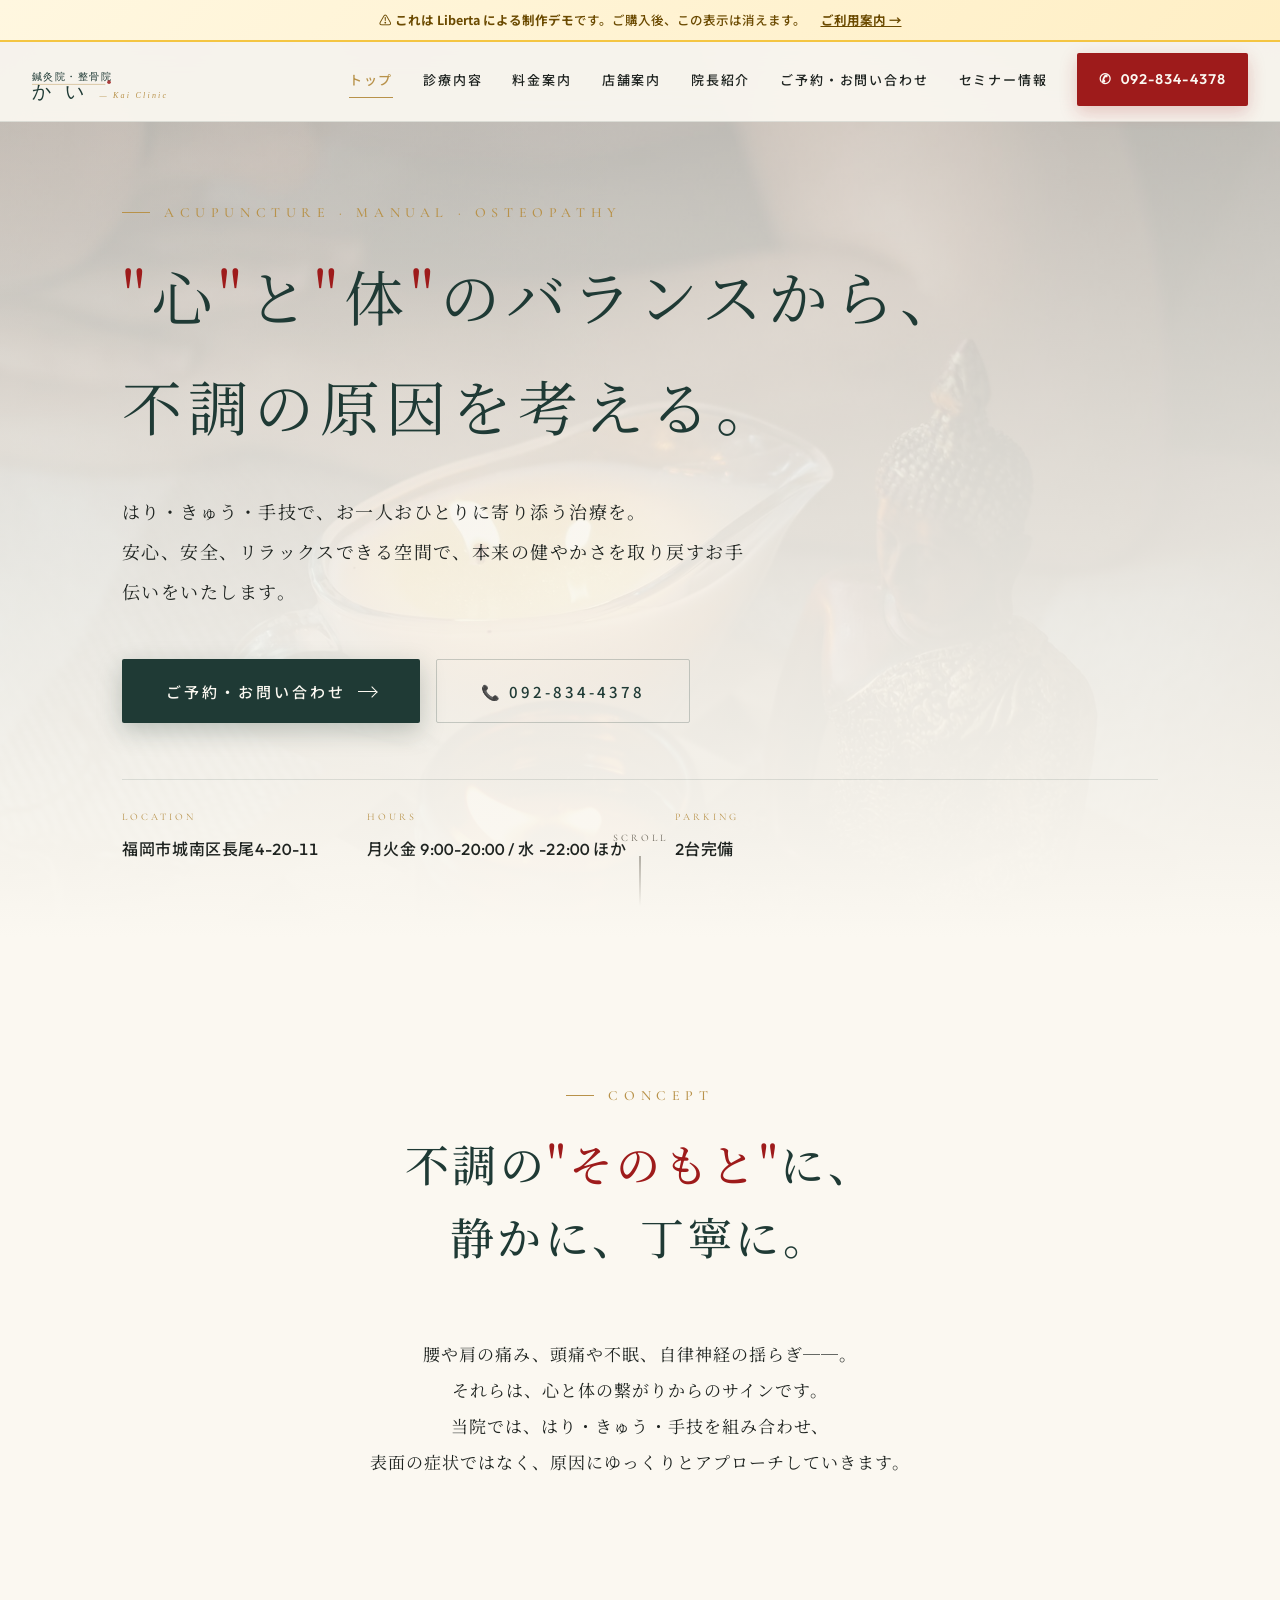
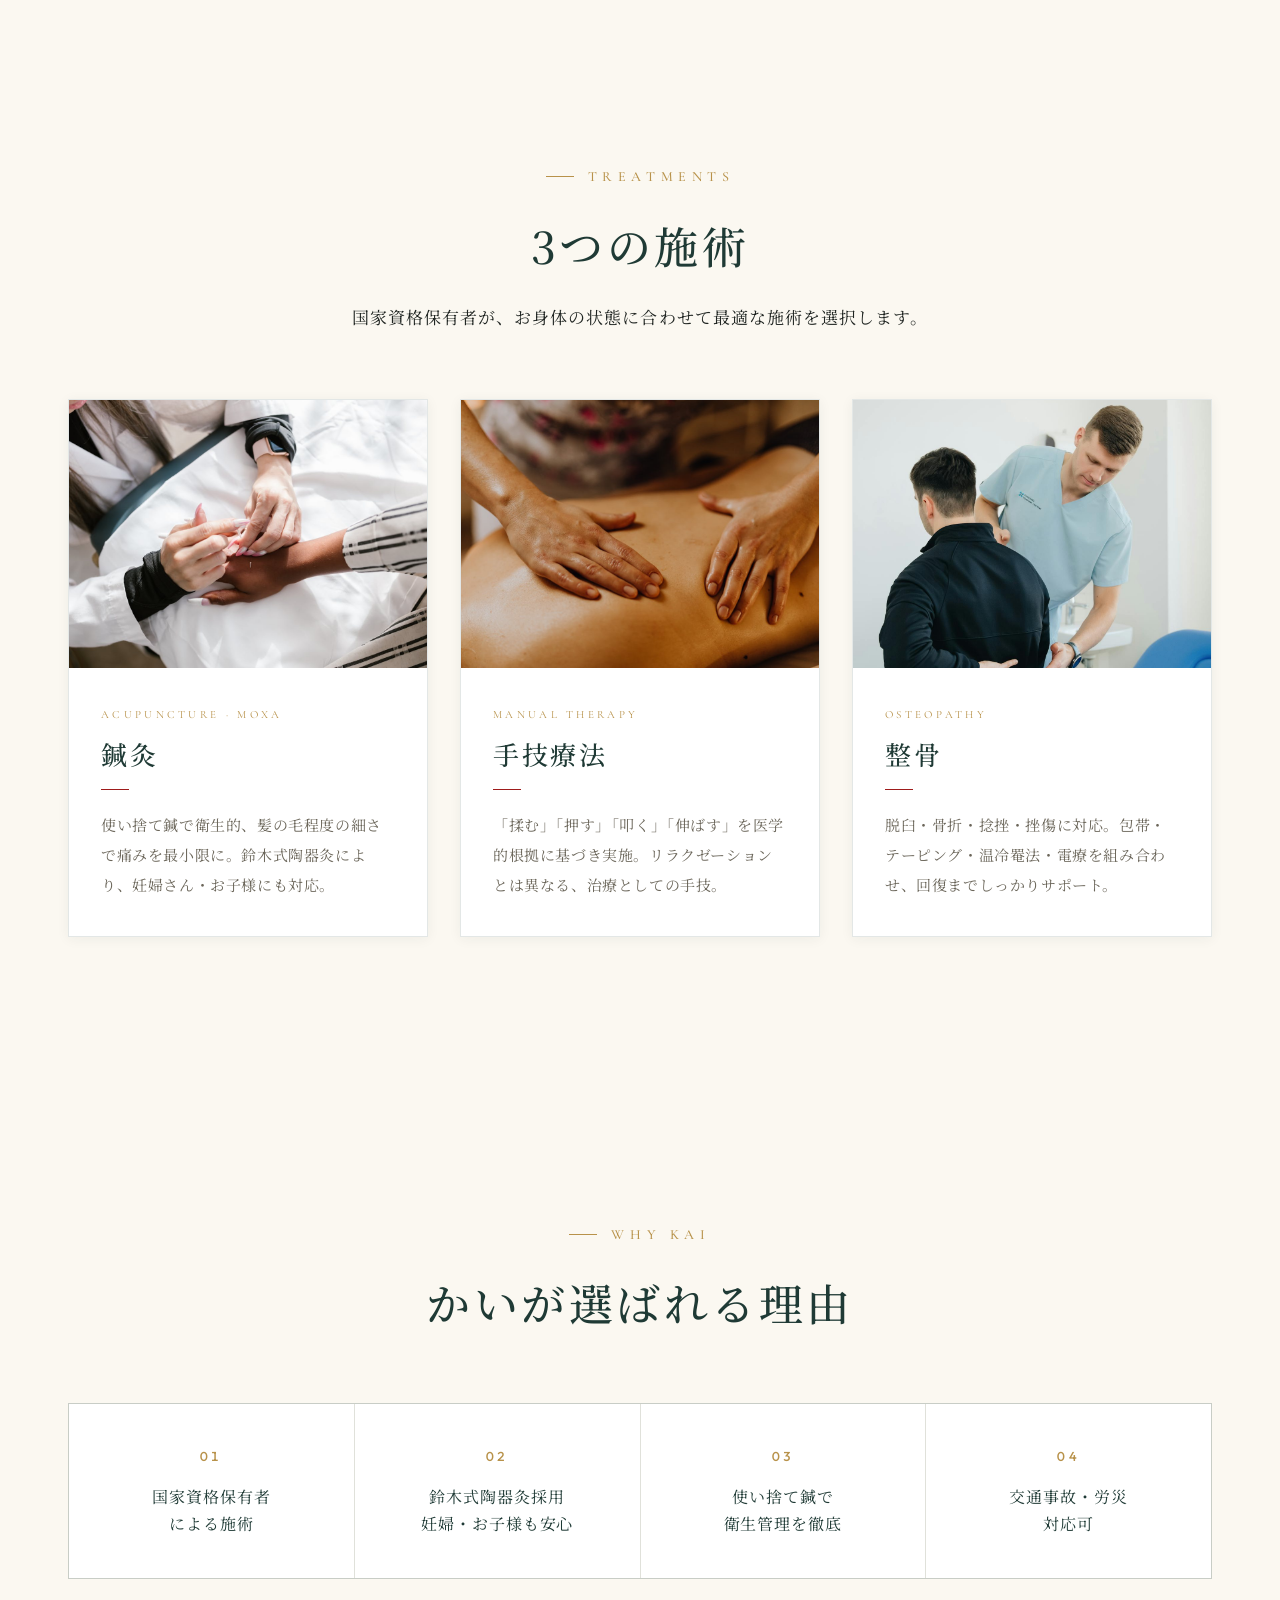
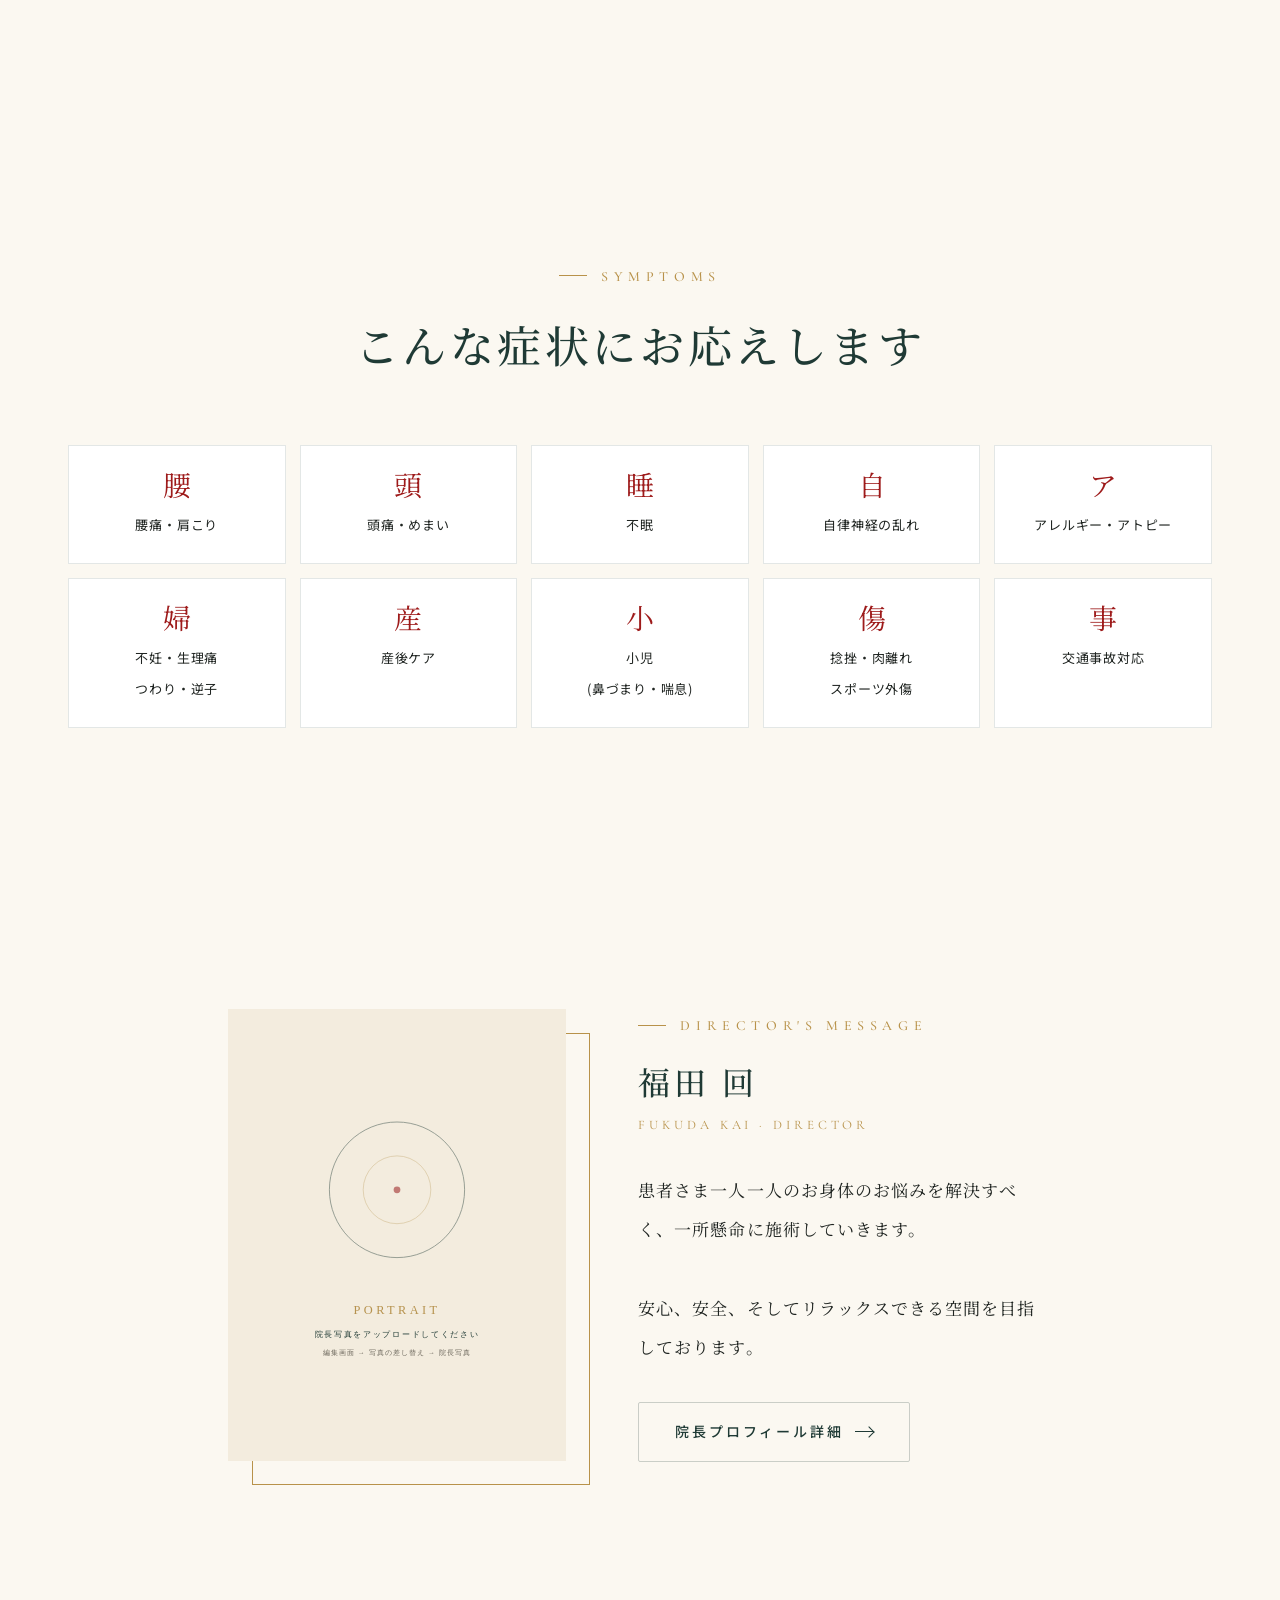
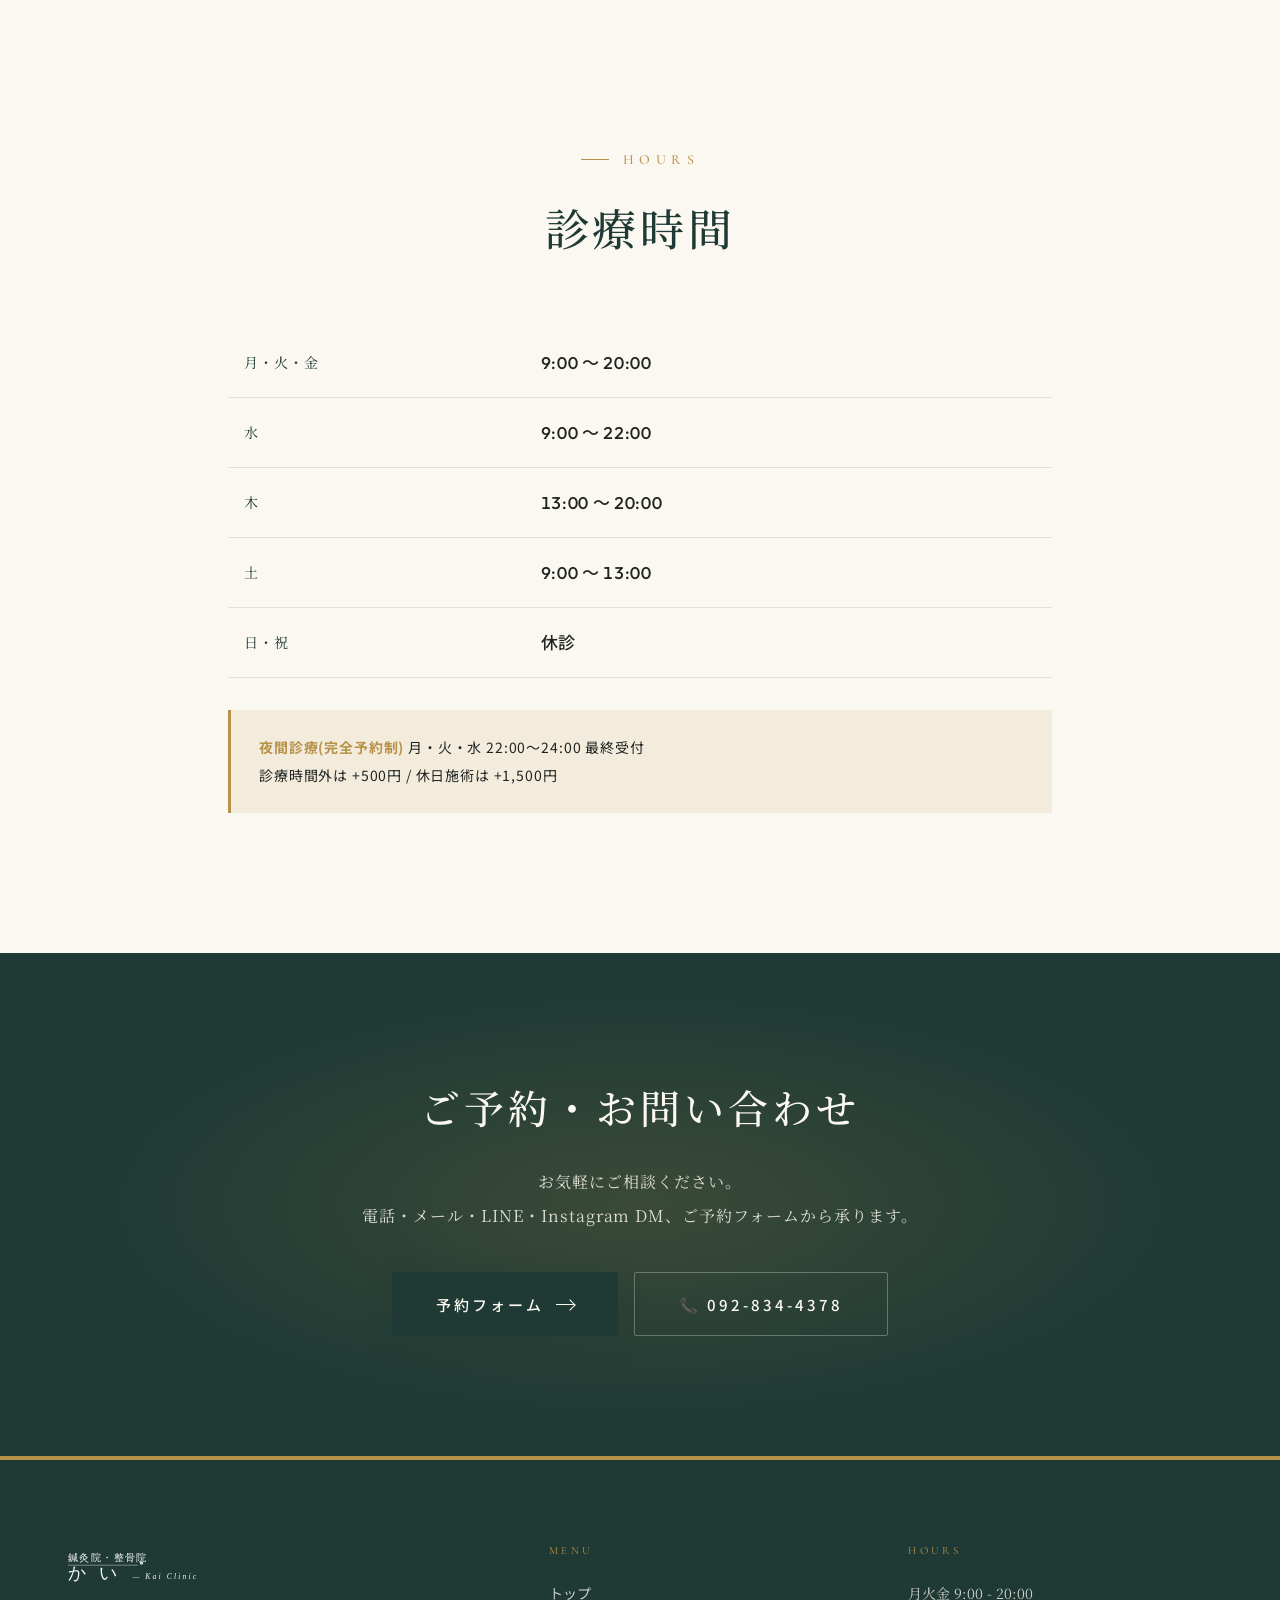
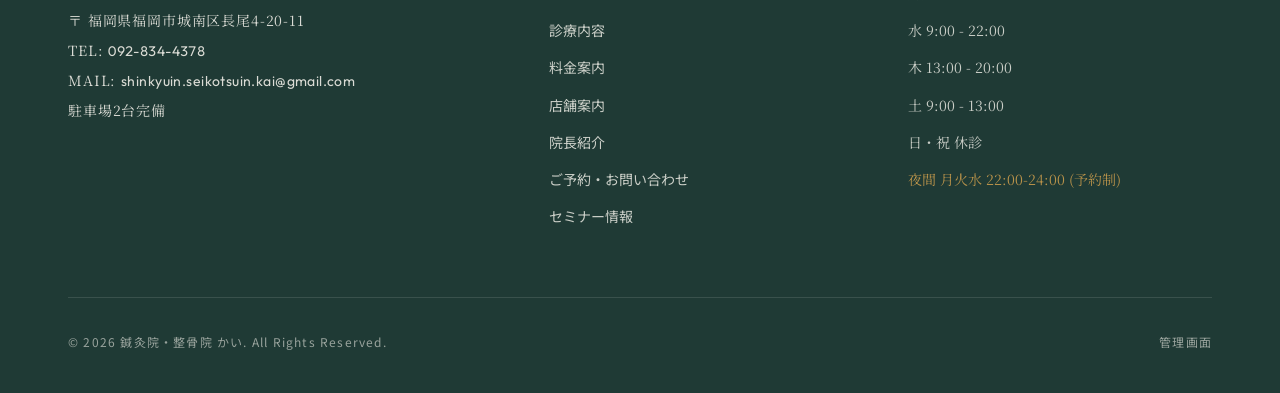
<file: index.html>
<!DOCTYPE html>
<html lang="ja">
<head>
  <meta charset="UTF-8">
  <meta name="viewport" content="width=device-width, initial-scale=1.0">
  <title>鍼灸院・整骨院 かい｜福岡市城南区長尾の鍼灸・整骨院</title>
  <meta name="description" content="福岡市城南区長尾の「鍼灸院・整骨院 かい」。鍼灸・手技・整骨で、心と体のバランスから不調の原因を考える治療。鈴木式陶器灸でお子様・妊婦さんも安心。夜間診療・交通事故対応可。">
  <meta name="theme-color" content="#0e0e10">
  <meta property="og:title" content="鍼灸院・整骨院 かい｜福岡市城南区">
  <meta property="og:description" content="心と体のバランスから不調の原因を考える、鍼灸・手技・整骨の治療院。">
  <meta property="og:image" content="/images/og-image.jpg">
  <meta property="og:type" content="website">
  <link rel="icon" href="/images/logo-placeholder.svg" type="image/svg+xml">
  <link rel="preconnect" href="https://fonts.googleapis.com">
  <link rel="preconnect" href="https://fonts.gstatic.com" crossorigin>
  <link href="https://fonts.googleapis.com/css2?family=Cormorant+Garamond:ital,wght@0,400;0,500;1,400&family=Noto+Sans+JP:wght@400;500;700&family=Outfit:wght@400;500;600;700&family=Noto+Serif+JP:wght@400;500;600&display=swap" rel="stylesheet">
  <link rel="stylesheet" href="/css/style.css">
  <script src="/assets/state-checker.js" defer></script>
</head>
<body>
<div id="liberta-demo-banner">
  &#9888;&#65039; <strong>これは Liberta による制作デモ</strong>です。ご購入後、この表示は消えます。
  <a href="https://libertahp.netlify.app/guide.html?ref=kai-shinkyuin" target="_blank" rel="noopener">ご利用案内 →</a>
</div>

<!-- ========== HEADER ========== -->
<header class="site-header">
  <div class="site-header__inner">
    <a href="/" class="brand" aria-label="鍼灸院・整骨院 かい トップへ">
      <img class="brand-logo-img" src="/images/logo-placeholder.svg" alt="鍼灸院・整骨院 かい" data-edit-src="logo_main">
    </a>
    <nav class="nav" aria-label="メインナビゲーション">
      <ul class="nav__list">
        <li><a class="nav__link" href="/" aria-current="page">トップ</a></li>
        <li><a class="nav__link" href="/services.html">診療内容</a></li>
        <li><a class="nav__link" href="/price.html">料金案内</a></li>
        <li><a class="nav__link" href="/access.html">店舗案内</a></li>
        <li><a class="nav__link" href="/about.html">院長紹介</a></li>
        <li><a class="nav__link" href="/contact.html">ご予約・お問い合わせ</a></li>
        <li><a class="nav__link" href="/seminar.html">セミナー情報</a></li>
      </ul>
      <a class="nav__cta" href="tel:0928344378">092-834-4378</a>
    </nav>
    <button class="hamburger" aria-label="メニューを開く" aria-expanded="false">
      <span></span><span></span><span></span>
    </button>
  </div>
</header>

<!-- ========== HERO ========== -->
<section class="hero">
  <div class="hero__bg">
    <img src="/images/hero-bg.jpg" alt="" data-edit-src="hero_bg" onerror="this.style.display='none'">
  </div>
  <div class="hero__inner">
    <span class="eyebrow">Acupuncture · Manual · Osteopathy</span>
    <h1 class="hero__catch">
      <span class="quote">"</span>心<span class="quote">"</span>と<span class="quote">"</span>体<span class="quote">"</span>のバランスから、<span class="br-quiet"></span>不調の原因を考える。
    </h1>
    <p class="hero__lead">
      はり・きゅう・手技で、お一人おひとりに寄り添う治療を。<br>
      安心、安全、リラックスできる空間で、本来の健やかさを取り戻すお手伝いをいたします。
    </p>
    <div class="hero__cta">
      <a href="/contact.html" class="btn btn--primary btn--lg">ご予約・お問い合わせ <span class="arrow"></span></a>
      <a href="tel:0928344378" class="btn btn--ghost btn--lg">📞 092-834-4378</a>
    </div>
    <div class="hero__meta">
      <div>
        <span class="label">Location</span>
        <span class="value">福岡市城南区長尾4-20-11</span>
      </div>
      <div>
        <span class="label">Hours</span>
        <span class="value">月火金 9:00-20:00 / 水 -22:00 ほか</span>
      </div>
      <div>
        <span class="label">Parking</span>
        <span class="value">2台完備</span>
      </div>
    </div>
  </div>
  <div class="scroll-indicator">SCROLL</div>
</section>

<!-- ========== INTRO ========== -->
<section class="section section--ink-2">
  <div class="container-narrow">
    <div class="section-head fade-in">
      <span class="eyebrow">Concept</span>
      <h2 class="title-jp">不調の<span class="accent">"そのもと"</span>に、<br>静かに、丁寧に。</h2>
    </div>
    <p class="lead fade-in" style="text-align:center;">
      腰や肩の痛み、頭痛や不眠、自律神経の揺らぎ──。<br>
      それらは、心と体の繋がりからのサインです。<br>
      当院では、はり・きゅう・手技を組み合わせ、<br>
      表面の症状ではなく、原因にゆっくりとアプローチしていきます。
    </p>
  </div>
</section>

<!-- ========== SERVICES SUMMARY ========== -->
<section class="section">
  <div class="container">
    <div class="section-head fade-in">
      <span class="eyebrow">Treatments</span>
      <h2 class="title-jp">3つの施術</h2>
      <p class="lead">国家資格保有者が、お身体の状態に合わせて最適な施術を選択します。</p>
    </div>
    <div class="grid-3">
      <a href="/services.html#shinkyu" class="s-card fade-in">
        <div class="s-card__img">
          <img src="/images/service-shinkyu.jpg" alt="鍼灸" data-edit-src="service_shinkyu" onerror="this.style.display='none'">
        </div>
        <div class="s-card__body">
          <span class="s-card__sub">Acupuncture · Moxa</span>
          <h3 class="s-card__title">鍼灸</h3>
          <p class="s-card__lead">使い捨て鍼で衛生的、髪の毛程度の細さで痛みを最小限に。鈴木式陶器灸により、妊婦さん・お子様にも対応。</p>
        </div>
      </a>
      <a href="/services.html#shugi" class="s-card fade-in">
        <div class="s-card__img">
          <img src="/images/service-shugi.jpg" alt="手技療法" data-edit-src="service_shugi" onerror="this.style.display='none'">
        </div>
        <div class="s-card__body">
          <span class="s-card__sub">Manual Therapy</span>
          <h3 class="s-card__title">手技療法</h3>
          <p class="s-card__lead">「揉む」「押す」「叩く」「伸ばす」を医学的根拠に基づき実施。リラクゼーションとは異なる、治療としての手技。</p>
        </div>
      </a>
      <a href="/services.html#seikotsu" class="s-card fade-in">
        <div class="s-card__img">
          <img src="/images/service-seikotsu.jpg" alt="整骨" data-edit-src="service_seikotsu" onerror="this.style.display='none'">
        </div>
        <div class="s-card__body">
          <span class="s-card__sub">Osteopathy</span>
          <h3 class="s-card__title">整骨</h3>
          <p class="s-card__lead">脱臼・骨折・捻挫・挫傷に対応。包帯・テーピング・温冷罨法・電療を組み合わせ、回復までしっかりサポート。</p>
        </div>
      </a>
    </div>
  </div>
</section>

<!-- ========== FEATURES ========== -->
<section class="section section--ink-3">
  <div class="container">
    <div class="section-head fade-in">
      <span class="eyebrow">Why Kai</span>
      <h2 class="title-jp">かいが選ばれる理由</h2>
    </div>
    <div class="features fade-in">
      <div class="feature">
        <div class="feature__num">01</div>
        <div class="feature__title">国家資格保有者<br>による施術</div>
      </div>
      <div class="feature">
        <div class="feature__num">02</div>
        <div class="feature__title">鈴木式陶器灸採用<br>妊婦・お子様も安心</div>
      </div>
      <div class="feature">
        <div class="feature__num">03</div>
        <div class="feature__title">使い捨て鍼で<br>衛生管理を徹底</div>
      </div>
      <div class="feature">
        <div class="feature__num">04</div>
        <div class="feature__title">交通事故・労災<br>対応可</div>
      </div>
    </div>
  </div>
</section>

<!-- ========== SYMPTOMS ========== -->
<section class="section">
  <div class="container">
    <div class="section-head fade-in">
      <span class="eyebrow">Symptoms</span>
      <h2 class="title-jp">こんな症状にお応えします</h2>
    </div>
    <div class="symptoms fade-in">
      <div class="symptom"><span class="symptom__icon">腰</span><span class="symptom__label">腰痛・肩こり</span></div>
      <div class="symptom"><span class="symptom__icon">頭</span><span class="symptom__label">頭痛・めまい</span></div>
      <div class="symptom"><span class="symptom__icon">睡</span><span class="symptom__label">不眠</span></div>
      <div class="symptom"><span class="symptom__icon">自</span><span class="symptom__label">自律神経の乱れ</span></div>
      <div class="symptom"><span class="symptom__icon">ア</span><span class="symptom__label">アレルギー・アトピー</span></div>
      <div class="symptom"><span class="symptom__icon">婦</span><span class="symptom__label">不妊・生理痛<br>つわり・逆子</span></div>
      <div class="symptom"><span class="symptom__icon">産</span><span class="symptom__label">産後ケア</span></div>
      <div class="symptom"><span class="symptom__icon">小</span><span class="symptom__label">小児<br>(鼻づまり・喘息)</span></div>
      <div class="symptom"><span class="symptom__icon">傷</span><span class="symptom__label">捻挫・肉離れ<br>スポーツ外傷</span></div>
      <div class="symptom"><span class="symptom__icon">事</span><span class="symptom__label">交通事故対応</span></div>
    </div>
  </div>
</section>

<!-- ========== OWNER MESSAGE ========== -->
<section class="section section--ink-2">
  <div class="container-narrow">
    <div class="owner fade-in">
      <div class="owner__photo">
        <img src="/images/owner-placeholder.svg" alt="院長 福田 回" data-edit-src="owner_photo">
      </div>
      <div class="owner__body">
        <span class="eyebrow">Director's Message</span>
        <h3 class="owner__name">福田 回</h3>
        <span class="owner__name-en">Fukuda Kai · Director</span>
        <p class="owner__msg">患者さま一人一人のお身体のお悩みを解決すべく、一所懸命に施術していきます。

安心、安全、そしてリラックスできる空間を目指しております。</p>
        <div style="margin-top: 36px;">
          <a href="/about.html" class="btn btn--ghost">院長プロフィール詳細 <span class="arrow"></span></a>
        </div>
      </div>
    </div>
  </div>
</section>

<!-- ========== HOURS ========== -->
<section class="section">
  <div class="container-narrow">
    <div class="section-head fade-in">
      <span class="eyebrow">Hours</span>
      <h2 class="title-jp">診療時間</h2>
    </div>
    <table class="hours-table fade-in">
      <tbody>
        <tr><th>月・火・金</th><td>9:00 〜 20:00</td></tr>
        <tr><th>水</th><td>9:00 〜 22:00</td></tr>
        <tr><th>木</th><td>13:00 〜 20:00</td></tr>
        <tr><th>土</th><td>9:00 〜 13:00</td></tr>
        <tr><th>日・祝</th><td>休診</td></tr>
      </tbody>
    </table>
    <div class="price-note fade-in" style="margin-top:32px;">
      <strong style="color:var(--c-gold);">夜間診療(完全予約制)</strong> 月・火・水 22:00〜24:00 最終受付<br>
      診療時間外は +500円 / 休日施術は +1,500円
    </div>
  </div>
</section>

<!-- ========== CTA ========== -->
<section class="cta-block">
  <div class="cta-block__inner fade-in">
    <h2 class="cta-block__title">ご予約・お問い合わせ</h2>
    <p class="cta-block__lead">お気軽にご相談ください。<br>電話・メール・LINE・Instagram DM、ご予約フォームから承ります。</p>
    <div class="cta-block__buttons">
      <a href="/contact.html" class="btn btn--primary btn--lg">予約フォーム <span class="arrow"></span></a>
      <a href="tel:0928344378" class="btn btn--ghost btn--lg">📞 092-834-4378</a>
    </div>
  </div>
</section>

<!-- ========== FOOTER ========== -->
<footer class="site-footer">
  <div class="container">
    <div class="site-footer__top">
      <div class="site-footer__brand">
        <div class="brand">
          <img class="brand-logo-img" src="/images/logo-placeholder.svg" alt="鍼灸院・整骨院 かい" data-edit-src="logo_main" style="height:42px;">
        </div>
        <div class="site-footer__addr">
          〒 福岡県福岡市城南区長尾4-20-11<br>
          TEL: <a href="tel:0928344378">092-834-4378</a><br>
          MAIL: <a href="mailto:shinkyuin.seikotsuin.kai@gmail.com">shinkyuin.seikotsuin.kai@gmail.com</a><br>
          駐車場2台完備
        </div>
      </div>
      <div>
        <div class="site-footer__heading">Menu</div>
        <ul class="site-footer__list">
          <li><a href="/">トップ</a></li>
          <li><a href="/services.html">診療内容</a></li>
          <li><a href="/price.html">料金案内</a></li>
          <li><a href="/access.html">店舗案内</a></li>
          <li><a href="/about.html">院長紹介</a></li>
          <li><a href="/contact.html">ご予約・お問い合わせ</a></li>
          <li><a href="/seminar.html">セミナー情報</a></li>
        </ul>
      </div>
      <div>
        <div class="site-footer__heading">Hours</div>
        <ul class="site-footer__list" style="font-family:var(--f-mincho);">
          <li>月火金 9:00 - 20:00</li>
          <li>水 9:00 - 22:00</li>
          <li>木 13:00 - 20:00</li>
          <li>土 9:00 - 13:00</li>
          <li>日・祝 休診</li>
          <li style="color:var(--c-gold); margin-top:10px;">夜間 月火水 22:00-24:00 (予約制)</li>
        </ul>
      </div>
    </div>
    <div class="site-footer__bottom">
      <div>© <span data-year>2026</span> 鍼灸院・整骨院 かい. All Rights Reserved.</div>
      <div><a href="/admin/" target="_blank" rel="noopener">管理画面</a></div>
    </div>
  </div>
</footer>

<!-- ========== MOBILE STICKY CTA ========== -->
<div class="mobile-cta">
  <a href="tel:0928344378" class="mobile-cta__btn">📞 電話</a>
  <a href="/contact.html" class="mobile-cta__btn mobile-cta__btn--ghost" style="background:var(--c-vermilion);">ご予約</a>
</div>

<script src="/js/main.js" defer></script>
<!-- Cloudflare Web Analytics (admin-aware) -->
<script>
(function(){
  try {
    var params = new URLSearchParams(location.search);
    if (params.get('liberta_admin') === 'on') {
      localStorage.setItem('liberta_admin', 'true');
      console.log('[Liberta Admin] beacon disabled for this domain');
    }
    if (params.get('liberta_admin') === 'off') {
      localStorage.removeItem('liberta_admin');
      console.log('[Liberta Admin] beacon re-enabled for this domain');
    }
    if (localStorage.getItem('liberta_admin') === 'true') { return; }
  } catch(e) {}
  var s = document.createElement('script');
  s.defer = true;
  s.src = 'https://static.cloudflareinsights.com/beacon.min.js';
  s.setAttribute('data-cf-beacon', '{"token": "78677a880dd8474abbb5e636417bd651"}');
  document.body.appendChild(s);
})();
</script>
<!-- End Cloudflare Web Analytics -->
</body>
</html>
</file>
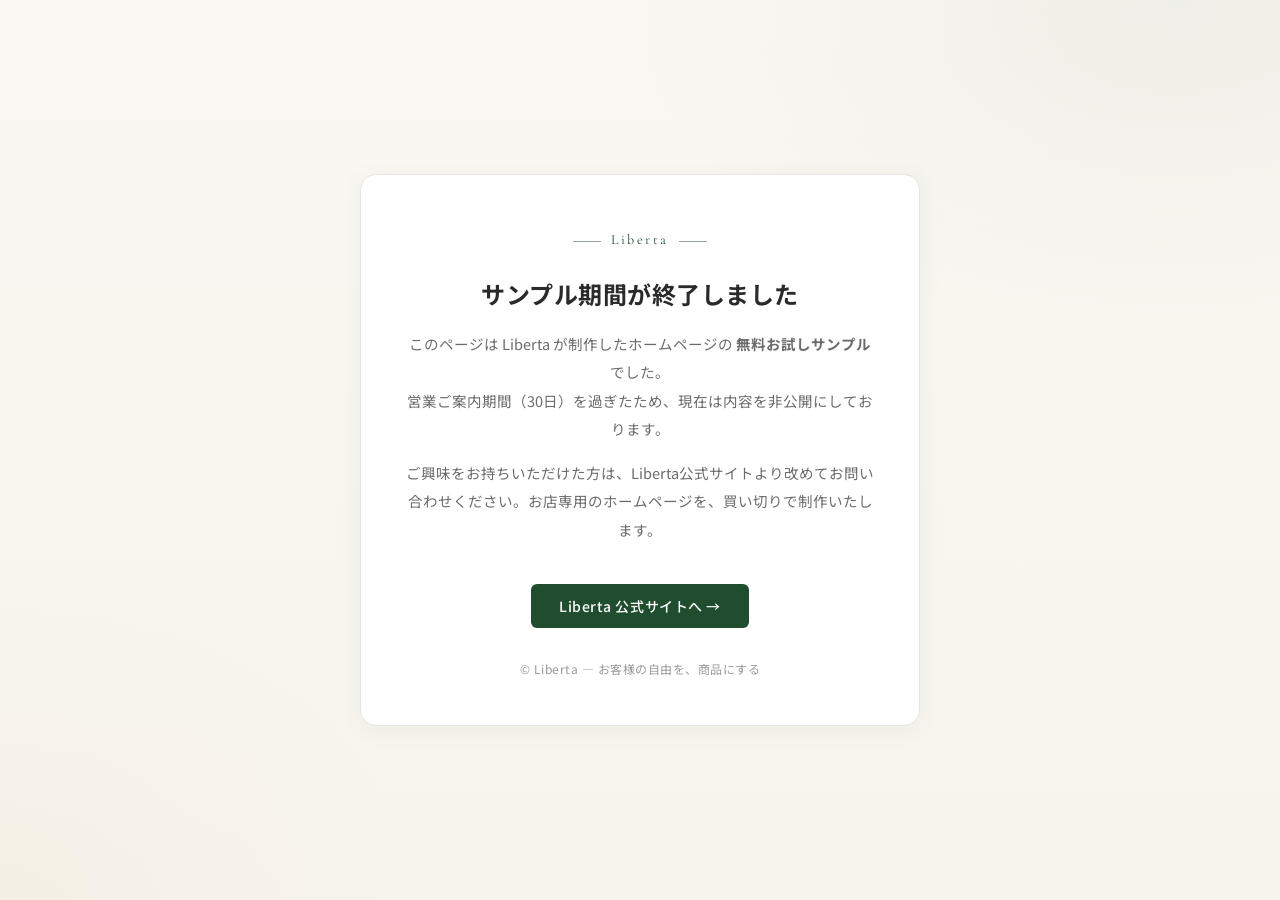
<file: expired/index.html>
<!DOCTYPE html>
<html lang="ja">
<head>
<meta charset="UTF-8">
<meta name="viewport" content="width=device-width, initial-scale=1.0">
<meta name="robots" content="noindex,nofollow,noarchive">
<title>サンプル期間終了｜Liberta</title>
<link rel="preconnect" href="https://fonts.googleapis.com">
<link rel="preconnect" href="https://fonts.gstatic.com" crossorigin>
<link href="https://fonts.googleapis.com/css2?family=Cormorant+Garamond:wght@300;400&family=Noto+Sans+JP:wght@400;500;600;700&display=swap" rel="stylesheet">
<style>
  * { box-sizing: border-box; margin: 0; padding: 0; }
  body {
    font-family: 'Noto Sans JP', -apple-system, sans-serif;
    background:
      radial-gradient(ellipse 800px 500px at 92% 0%, rgba(31, 77, 46, 0.05), transparent 70%),
      radial-gradient(ellipse 600px 500px at 0% 100%, rgba(201, 123, 91, 0.04), transparent 70%),
      linear-gradient(180deg, #FAF8F2 0%, #F7F4EC 100%);
    background-attachment: fixed;
    min-height: 100vh;
    display: flex;
    align-items: center;
    justify-content: center;
    padding: 40px 24px;
    color: #2A2A2A;
  }
  .card {
    max-width: 560px;
    text-align: center;
    background: #fff;
    border: 1px solid #E6E6E2;
    border-radius: 16px;
    padding: 56px 40px 48px;
    box-shadow: 0 4px 24px rgba(31, 77, 46, 0.06);
  }
  .brand {
    font-family: 'Cormorant Garamond', serif;
    font-size: 14px;
    letter-spacing: 0.18em;
    color: #1F4D2E;
    margin-bottom: 28px;
  }
  .brand::before, .brand::after {
    content: "";
    display: inline-block;
    width: 28px;
    height: 1px;
    background: #1F4D2E;
    vertical-align: middle;
    margin: 0 10px;
    opacity: 0.5;
  }
  h1 {
    font-size: 24px;
    font-weight: 700;
    margin-bottom: 18px;
    line-height: 1.5;
    letter-spacing: 0.02em;
  }
  p {
    font-size: 14.5px;
    line-height: 1.95;
    color: #6B6B6B;
    margin-bottom: 16px;
  }
  .cta {
    display: inline-block;
    margin-top: 24px;
    padding: 12px 28px;
    background: #1F4D2E;
    color: #fff;
    text-decoration: none;
    font-size: 14px;
    font-weight: 500;
    letter-spacing: 0.04em;
    border-radius: 6px;
    transition: background 0.2s;
  }
  .cta:hover { background: #163821; }
  .footer {
    margin-top: 32px;
    font-size: 12px;
    color: #999;
    letter-spacing: 0.04em;
  }
</style>
</head>
<body>

<main class="card">
  <div class="brand">Liberta</div>
  <h1>サンプル期間が終了しました</h1>
  <p>このページは Liberta が制作したホームページの <strong>無料お試しサンプル</strong> でした。<br>営業ご案内期間（30日）を過ぎたため、現在は内容を非公開にしております。</p>
  <p>ご興味をお持ちいただけた方は、Liberta公式サイトより改めてお問い合わせください。お店専用のホームページを、買い切りで制作いたします。</p>
  <a href="https://liberta.jp/" class="cta">Liberta 公式サイトへ →</a>
  <div class="footer">© Liberta — お客様の自由を、商品にする</div>
</main>

<!-- Cloudflare Web Analytics (admin-aware) -->
<script>
(function(){
  try {
    var params = new URLSearchParams(location.search);
    if (params.get('liberta_admin') === 'on') {
      localStorage.setItem('liberta_admin', 'true');
      console.log('[Liberta Admin] beacon disabled for this domain');
    }
    if (params.get('liberta_admin') === 'off') {
      localStorage.removeItem('liberta_admin');
      console.log('[Liberta Admin] beacon re-enabled for this domain');
    }
    if (localStorage.getItem('liberta_admin') === 'true') { return; }
  } catch(e) {}
  var s = document.createElement('script');
  s.defer = true;
  s.src = 'https://static.cloudflareinsights.com/beacon.min.js';
  s.setAttribute('data-cf-beacon', '{"token": "78677a880dd8474abbb5e636417bd651"}');
  document.body.appendChild(s);
})();
</script>
<!-- End Cloudflare Web Analytics -->
</body>
</html>
</file>
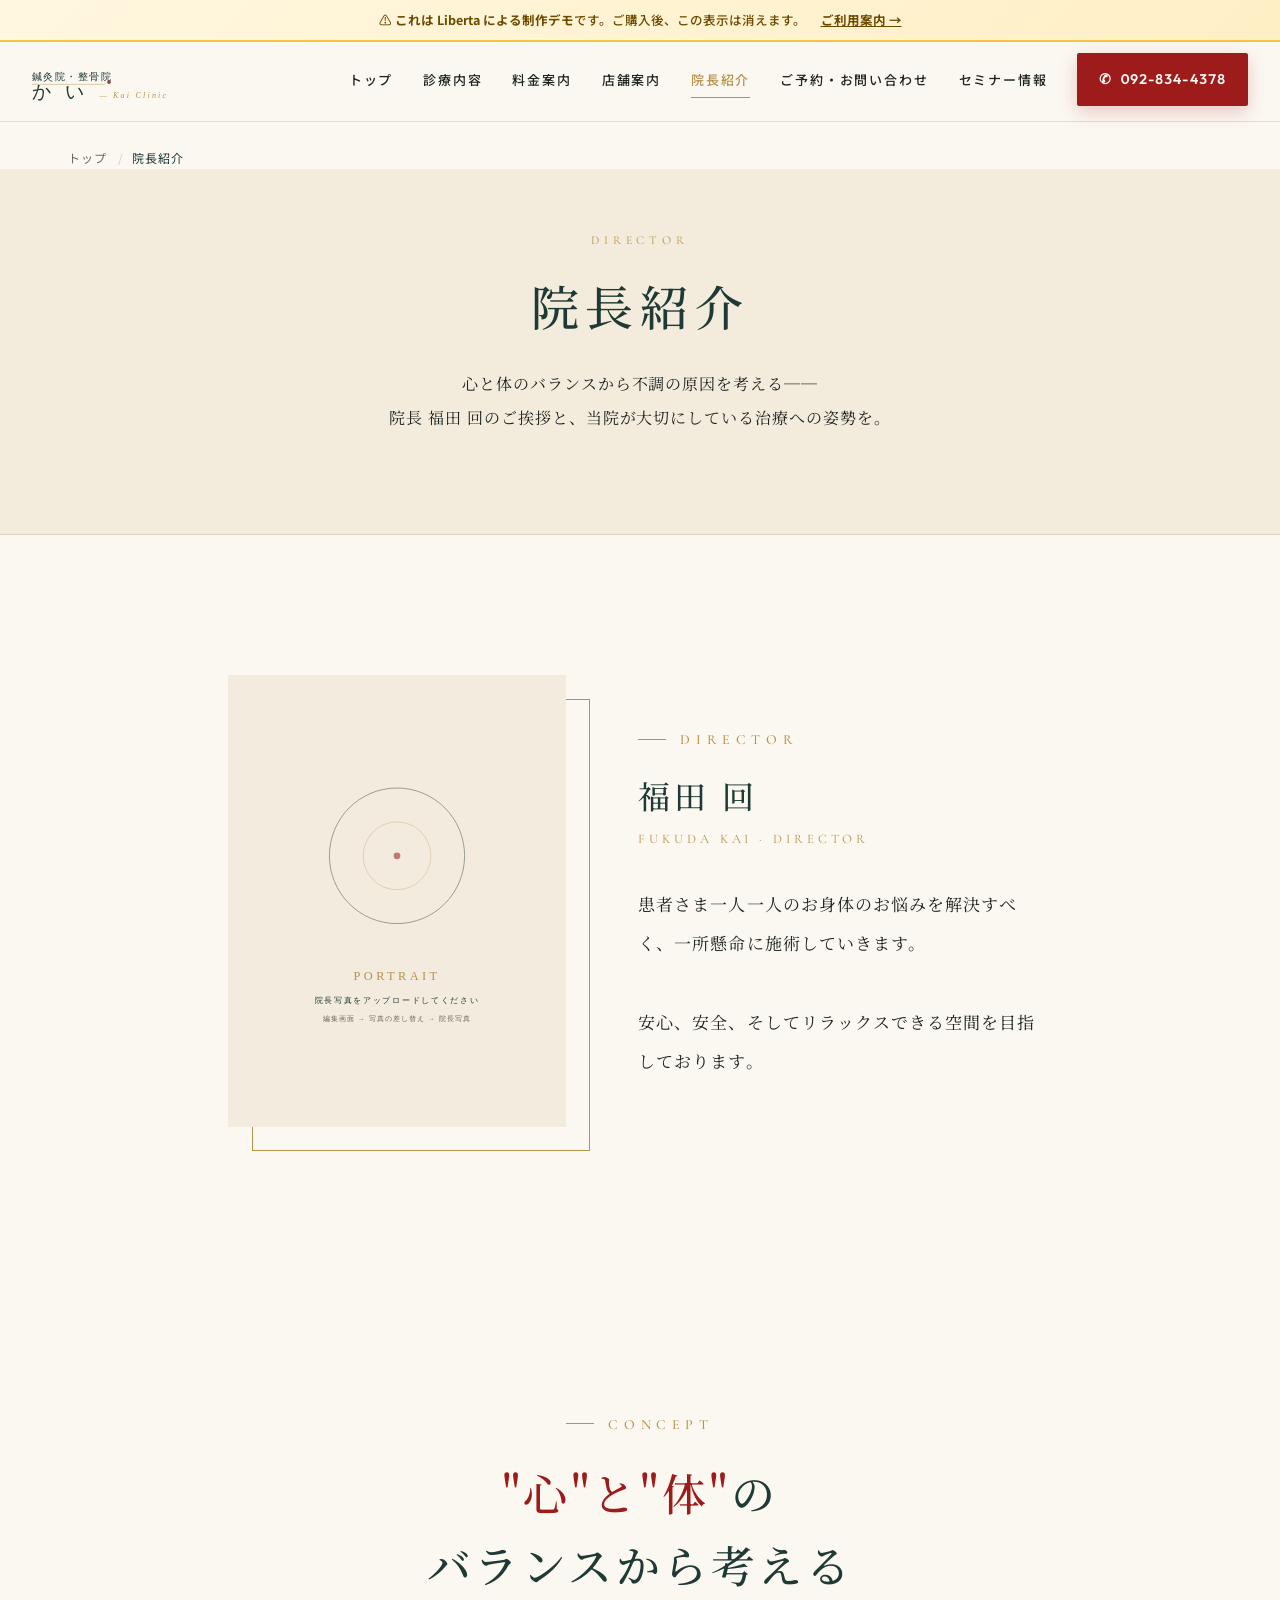
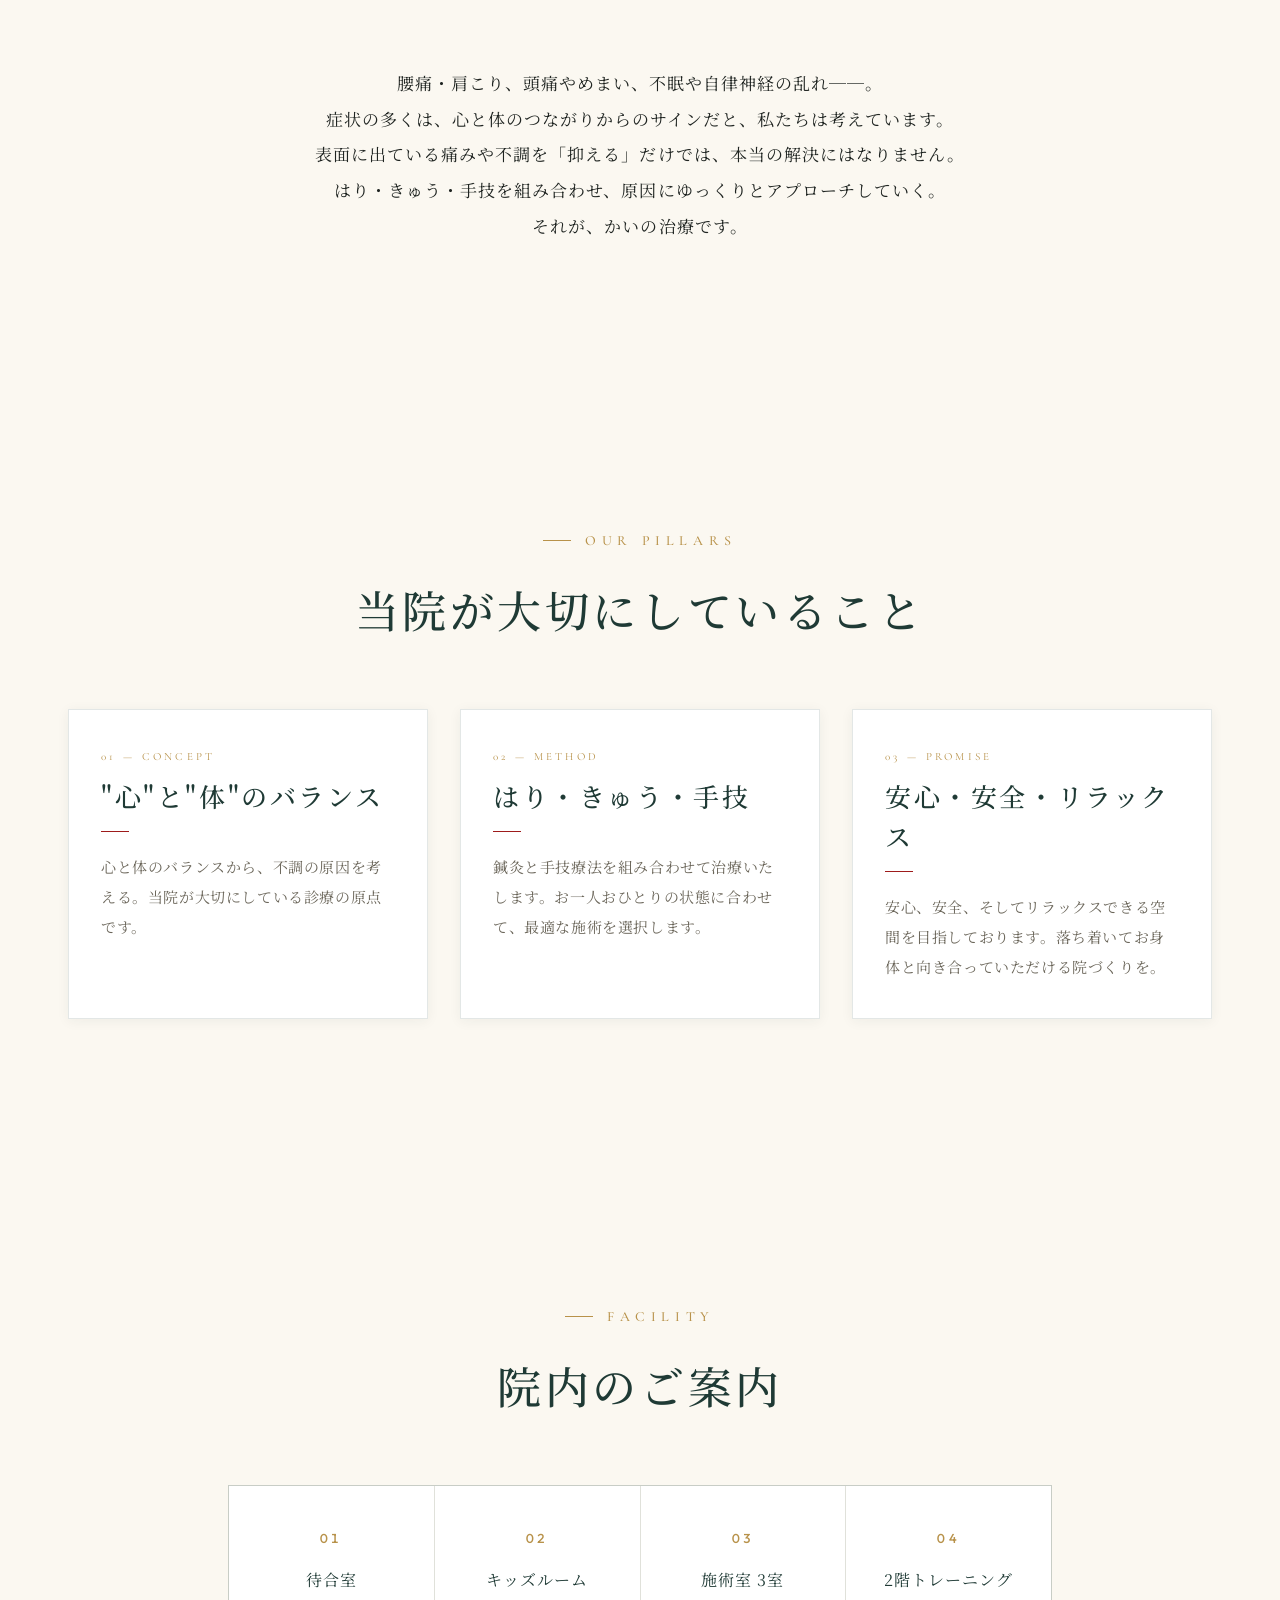
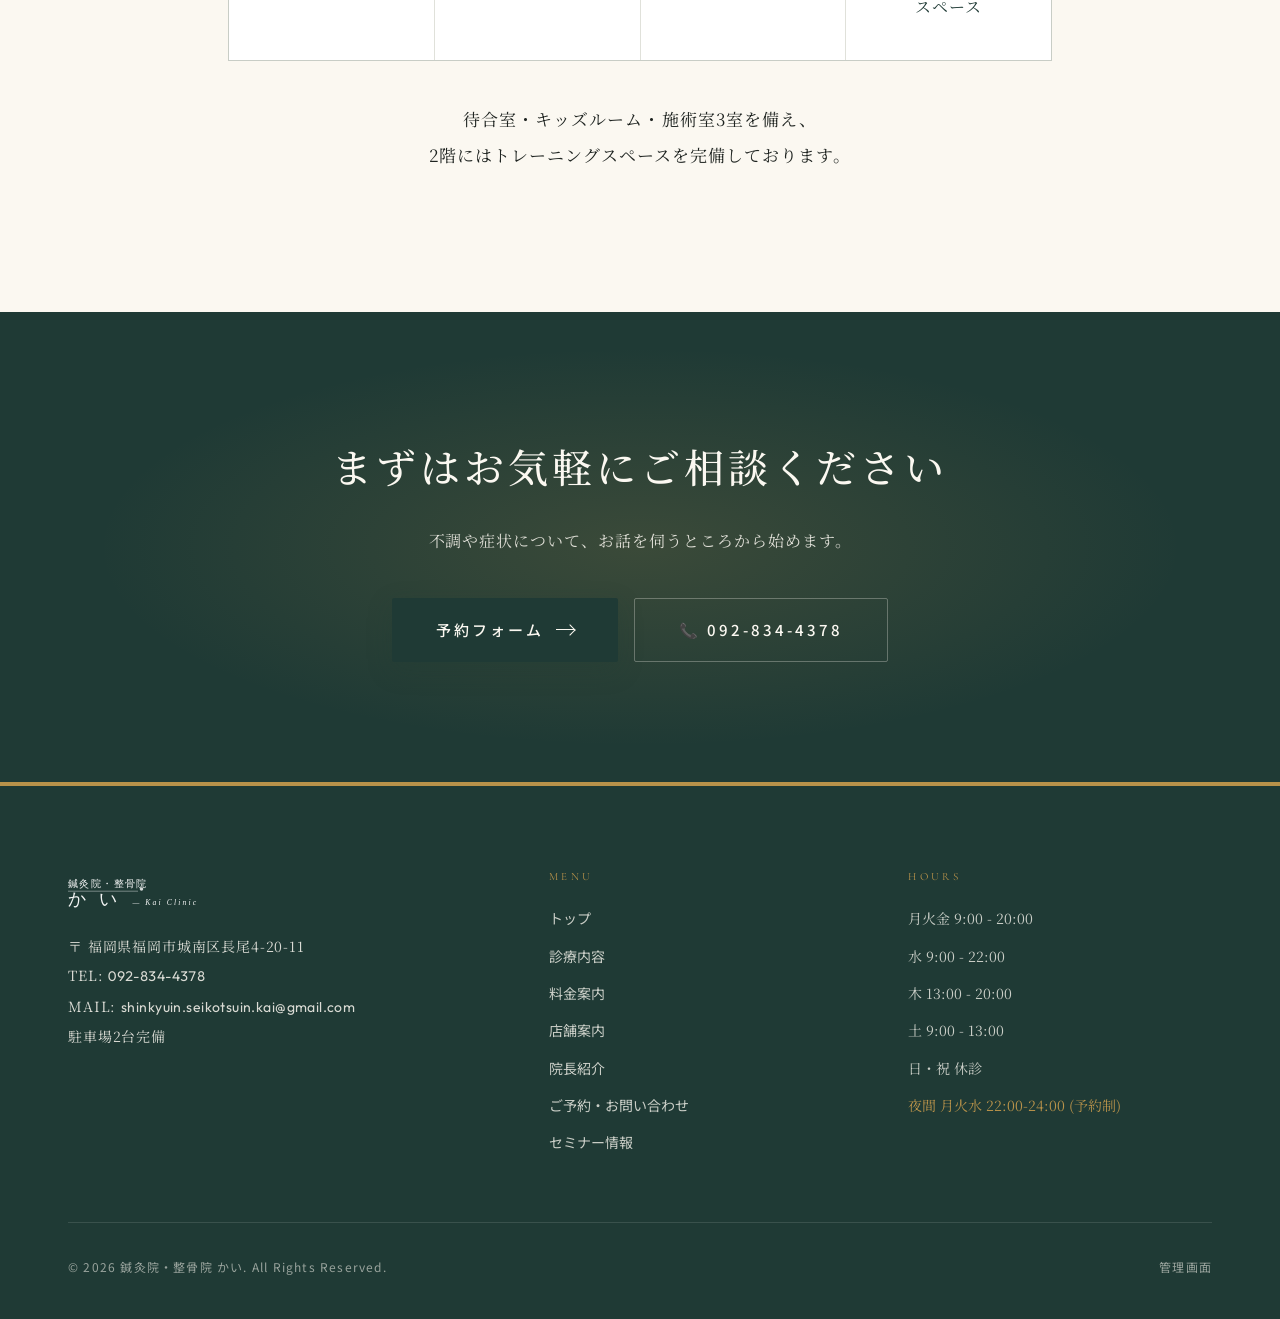
<file: about.html>
<!DOCTYPE html>
<html lang="ja">
<head>
  <meta charset="UTF-8">
  <meta name="viewport" content="width=device-width, initial-scale=1.0">
  <title>院長紹介｜鍼灸院・整骨院 かい</title>
  <meta name="description" content="福岡市城南区の鍼灸院・整骨院 かい 院長 福田 回(ふくだ かい)のご挨拶と、心と体のバランスから不調の原因を考える治療方針。">
  <meta name="theme-color" content="#0e0e10">
  <link rel="icon" href="/images/logo-placeholder.svg" type="image/svg+xml">
  <link rel="preconnect" href="https://fonts.googleapis.com">
  <link rel="preconnect" href="https://fonts.gstatic.com" crossorigin>
  <link href="https://fonts.googleapis.com/css2?family=Cormorant+Garamond:ital,wght@0,400;0,500;1,400&family=Noto+Sans+JP:wght@400;500;700&family=Outfit:wght@400;500;600;700&family=Noto+Serif+JP:wght@400;500;600&display=swap" rel="stylesheet">
  <link rel="stylesheet" href="/css/style.css">
  <script src="/assets/state-checker.js" defer></script>
</head>
<body>
<div id="liberta-demo-banner">
  &#9888;&#65039; <strong>これは Liberta による制作デモ</strong>です。ご購入後、この表示は消えます。
  <a href="https://libertahp.netlify.app/guide.html?ref=kai-shinkyuin" target="_blank" rel="noopener">ご利用案内 →</a>
</div>

<header class="site-header">
  <div class="site-header__inner">
    <a href="/" class="brand"><img class="brand-logo-img" src="/images/logo-placeholder.svg" alt="鍼灸院・整骨院 かい" data-edit-src="logo_main"></a>
    <nav class="nav" aria-label="メインナビゲーション">
      <ul class="nav__list">
        <li><a class="nav__link" href="/">トップ</a></li>
        <li><a class="nav__link" href="/services.html">診療内容</a></li>
        <li><a class="nav__link" href="/price.html">料金案内</a></li>
        <li><a class="nav__link" href="/access.html">店舗案内</a></li>
        <li><a class="nav__link" href="/about.html" aria-current="page">院長紹介</a></li>
        <li><a class="nav__link" href="/contact.html">ご予約・お問い合わせ</a></li>
        <li><a class="nav__link" href="/seminar.html">セミナー情報</a></li>
      </ul>
      <a class="nav__cta" href="tel:0928344378">092-834-4378</a>
    </nav>
    <button class="hamburger" aria-label="メニューを開く" aria-expanded="false"><span></span><span></span><span></span></button>
  </div>
</header>

<!-- BREADCRUMB -->
<nav class="breadcrumb" aria-label="パンくず">
  <div class="container">
    <ol>
      <li><a href="/">トップ</a></li>
      <li aria-current="page">院長紹介</li>
    </ol>
  </div>
</nav>

<!-- PAGE HERO -->
<header class="page-hero">
  <div class="container-narrow">
    <div class="page-hero__sub">Director</div>
    <h1 class="page-hero__title">院長紹介</h1>
    <p class="page-hero__lead">心と体のバランスから不調の原因を考える──<br>院長 福田 回のご挨拶と、当院が大切にしている治療への姿勢を。</p>
  </div>
</header>

<!-- OWNER MESSAGE -->
<section class="section section--ink-2">
  <div class="container-narrow">
    <div class="owner fade-in">
      <div class="owner__photo">
        <img src="/images/owner-placeholder.svg" alt="院長 福田 回" data-edit-src="owner_photo">
      </div>
      <div class="owner__body">
        <span class="eyebrow">Director</span>
        <h2 class="owner__name">福田 回</h2>
        <span class="owner__name-en">Fukuda Kai · Director</span>
        <p class="owner__msg">患者さま一人一人のお身体のお悩みを解決すべく、一所懸命に施術していきます。

安心、安全、そしてリラックスできる空間を目指しております。</p>
      </div>
    </div>
  </div>
</section>

<!-- CONCEPT -->
<section class="section">
  <div class="container-narrow">
    <div class="section-head fade-in">
      <span class="eyebrow">Concept</span>
      <h2 class="title-jp"><span class="accent">"心"と"体"</span>の<br>バランスから考える</h2>
    </div>
    <p class="lead fade-in" style="text-align:center;">
      腰痛・肩こり、頭痛やめまい、不眠や自律神経の乱れ──。<br>
      症状の多くは、心と体のつながりからのサインだと、私たちは考えています。<br>
      表面に出ている痛みや不調を「抑える」だけでは、本当の解決にはなりません。<br>
      はり・きゅう・手技を組み合わせ、原因にゆっくりとアプローチしていく。<br>
      それが、かいの治療です。
    </p>
  </div>
</section>

<!-- THREE PILLARS -->
<section class="section section--ink-3">
  <div class="container">
    <div class="section-head fade-in">
      <span class="eyebrow">Our Pillars</span>
      <h2 class="title-jp">当院が大切にしていること</h2>
    </div>
    <div class="grid-3">
      <div class="s-card fade-in">
        <div class="s-card__body">
          <span class="s-card__sub">01 — Concept</span>
          <h3 class="s-card__title">"心"と"体"のバランス</h3>
          <p class="s-card__lead">心と体のバランスから、不調の原因を考える。当院が大切にしている診療の原点です。</p>
        </div>
      </div>
      <div class="s-card fade-in">
        <div class="s-card__body">
          <span class="s-card__sub">02 — Method</span>
          <h3 class="s-card__title">はり・きゅう・手技</h3>
          <p class="s-card__lead">鍼灸と手技療法を組み合わせて治療いたします。お一人おひとりの状態に合わせて、最適な施術を選択します。</p>
        </div>
      </div>
      <div class="s-card fade-in">
        <div class="s-card__body">
          <span class="s-card__sub">03 — Promise</span>
          <h3 class="s-card__title">安心・安全・リラックス</h3>
          <p class="s-card__lead">安心、安全、そしてリラックスできる空間を目指しております。落ち着いてお身体と向き合っていただける院づくりを。</p>
        </div>
      </div>
    </div>
  </div>
</section>

<!-- FACILITY -->
<section class="section">
  <div class="container-narrow">
    <div class="section-head fade-in">
      <span class="eyebrow">Facility</span>
      <h2 class="title-jp">院内のご案内</h2>
    </div>
    <div class="features fade-in">
      <div class="feature">
        <div class="feature__num">01</div>
        <div class="feature__title">待合室</div>
      </div>
      <div class="feature">
        <div class="feature__num">02</div>
        <div class="feature__title">キッズルーム</div>
      </div>
      <div class="feature">
        <div class="feature__num">03</div>
        <div class="feature__title">施術室 3室</div>
      </div>
      <div class="feature">
        <div class="feature__num">04</div>
        <div class="feature__title">2階トレーニング<br>スペース</div>
      </div>
    </div>
    <p class="lead fade-in" style="text-align:center; margin-top:40px;">
      待合室・キッズルーム・施術室3室を備え、<br>
      2階にはトレーニングスペースを完備しております。
    </p>
  </div>
</section>

<!-- CTA -->
<section class="cta-block">
  <div class="cta-block__inner fade-in">
    <h2 class="cta-block__title">まずはお気軽にご相談ください</h2>
    <p class="cta-block__lead">不調や症状について、お話を伺うところから始めます。</p>
    <div class="cta-block__buttons">
      <a href="/contact.html" class="btn btn--primary btn--lg">予約フォーム <span class="arrow"></span></a>
      <a href="tel:0928344378" class="btn btn--ghost btn--lg">📞 092-834-4378</a>
    </div>
  </div>
</section>

<!-- FOOTER -->
<footer class="site-footer">
  <div class="container">
    <div class="site-footer__top">
      <div class="site-footer__brand">
        <div class="brand"><img class="brand-logo-img" src="/images/logo-placeholder.svg" alt="鍼灸院・整骨院 かい" data-edit-src="logo_main" style="height:42px;"></div>
        <div class="site-footer__addr">
          〒 福岡県福岡市城南区長尾4-20-11<br>
          TEL: <a href="tel:0928344378">092-834-4378</a><br>
          MAIL: <a href="mailto:shinkyuin.seikotsuin.kai@gmail.com">shinkyuin.seikotsuin.kai@gmail.com</a><br>
          駐車場2台完備
        </div>
      </div>
      <div>
        <div class="site-footer__heading">Menu</div>
        <ul class="site-footer__list">
          <li><a href="/">トップ</a></li>
          <li><a href="/services.html">診療内容</a></li>
          <li><a href="/price.html">料金案内</a></li>
          <li><a href="/access.html">店舗案内</a></li>
          <li><a href="/about.html">院長紹介</a></li>
          <li><a href="/contact.html">ご予約・お問い合わせ</a></li>
          <li><a href="/seminar.html">セミナー情報</a></li>
        </ul>
      </div>
      <div>
        <div class="site-footer__heading">Hours</div>
        <ul class="site-footer__list" style="font-family:var(--f-mincho);">
          <li>月火金 9:00 - 20:00</li>
          <li>水 9:00 - 22:00</li>
          <li>木 13:00 - 20:00</li>
          <li>土 9:00 - 13:00</li>
          <li>日・祝 休診</li>
          <li style="color:var(--c-gold); margin-top:10px;">夜間 月火水 22:00-24:00 (予約制)</li>
        </ul>
      </div>
    </div>
    <div class="site-footer__bottom">
      <div>© <span data-year>2026</span> 鍼灸院・整骨院 かい. All Rights Reserved.</div>
      <div><a href="/admin/" target="_blank" rel="noopener">管理画面</a></div>
    </div>
  </div>
</footer>

<div class="mobile-cta">
  <a href="tel:0928344378" class="mobile-cta__btn">📞 電話</a>
  <a href="/contact.html" class="mobile-cta__btn">ご予約</a>
</div>

<script src="/js/main.js" defer></script>
<!-- Cloudflare Web Analytics (admin-aware) -->
<script>
(function(){
  try {
    var params = new URLSearchParams(location.search);
    if (params.get('liberta_admin') === 'on') {
      localStorage.setItem('liberta_admin', 'true');
      console.log('[Liberta Admin] beacon disabled for this domain');
    }
    if (params.get('liberta_admin') === 'off') {
      localStorage.removeItem('liberta_admin');
      console.log('[Liberta Admin] beacon re-enabled for this domain');
    }
    if (localStorage.getItem('liberta_admin') === 'true') { return; }
  } catch(e) {}
  var s = document.createElement('script');
  s.defer = true;
  s.src = 'https://static.cloudflareinsights.com/beacon.min.js';
  s.setAttribute('data-cf-beacon', '{"token": "78677a880dd8474abbb5e636417bd651"}');
  document.body.appendChild(s);
})();
</script>
<!-- End Cloudflare Web Analytics -->
</body>
</html>
</file>
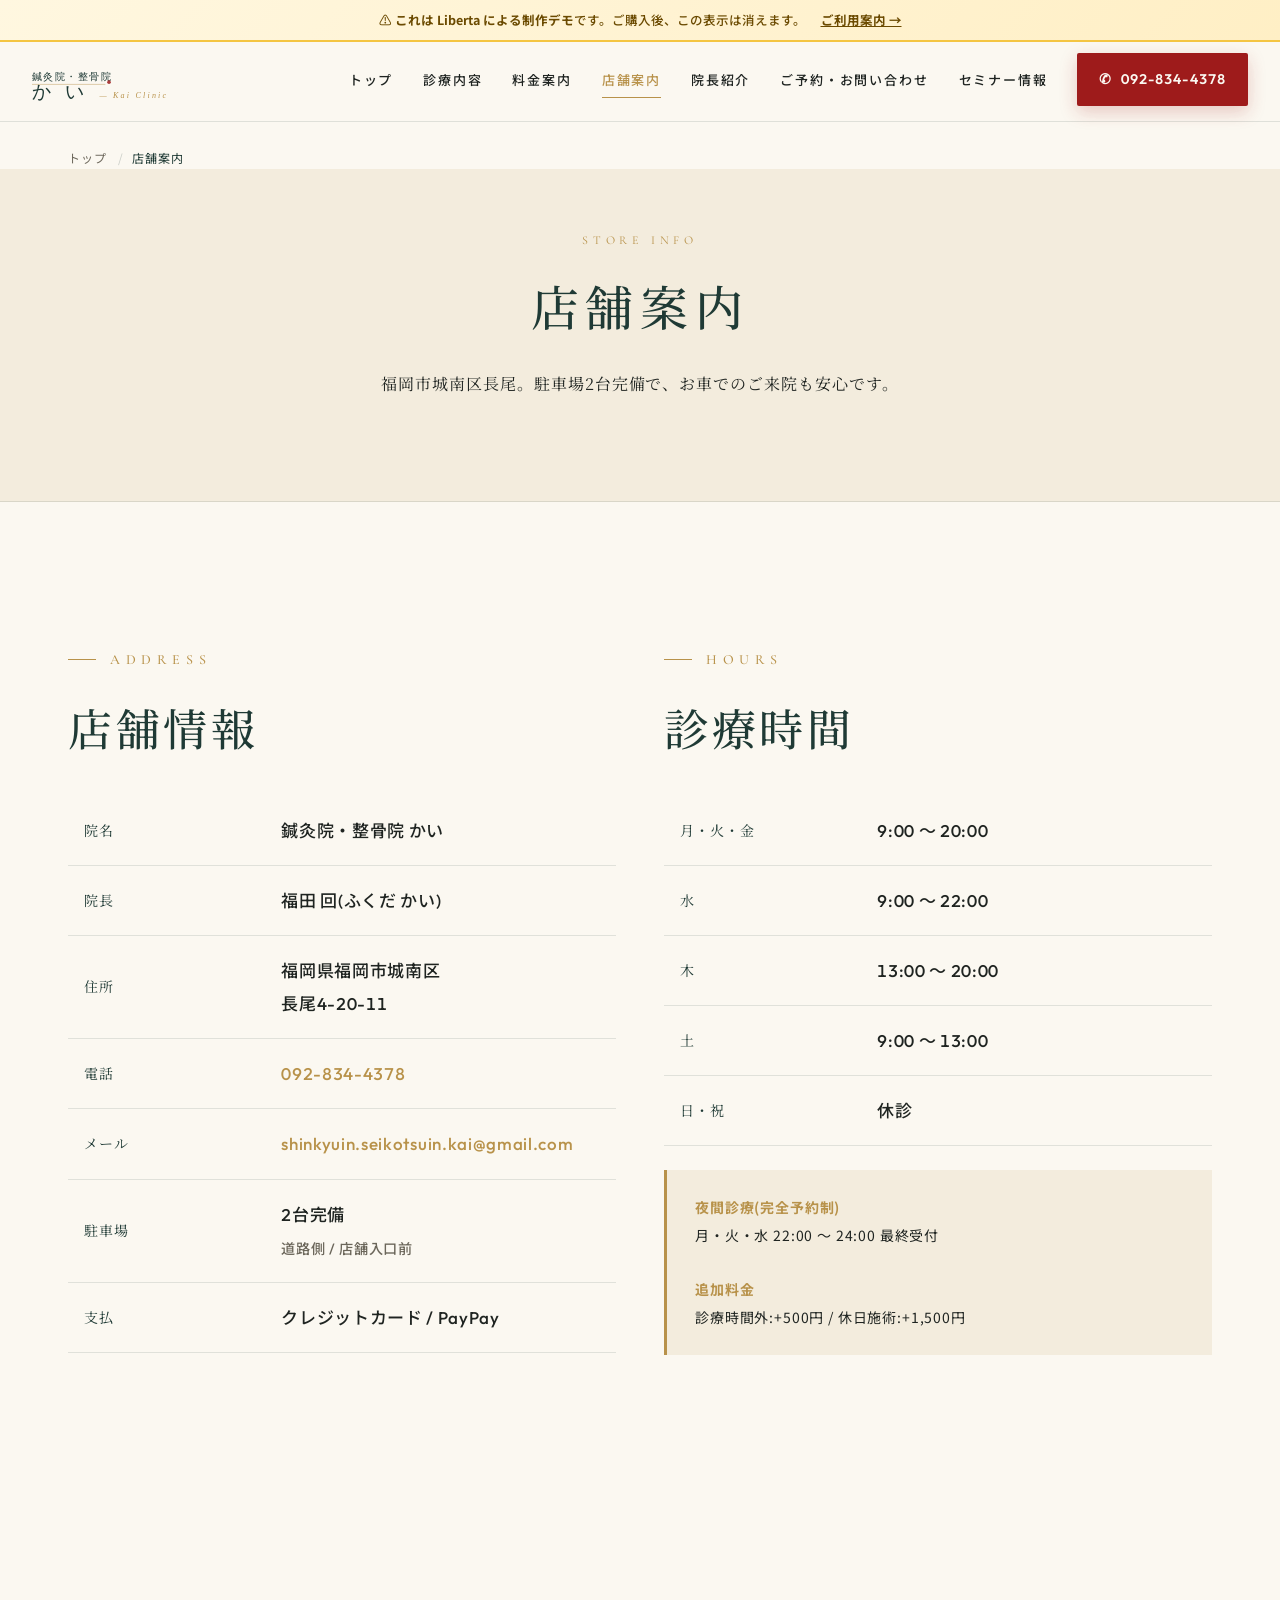
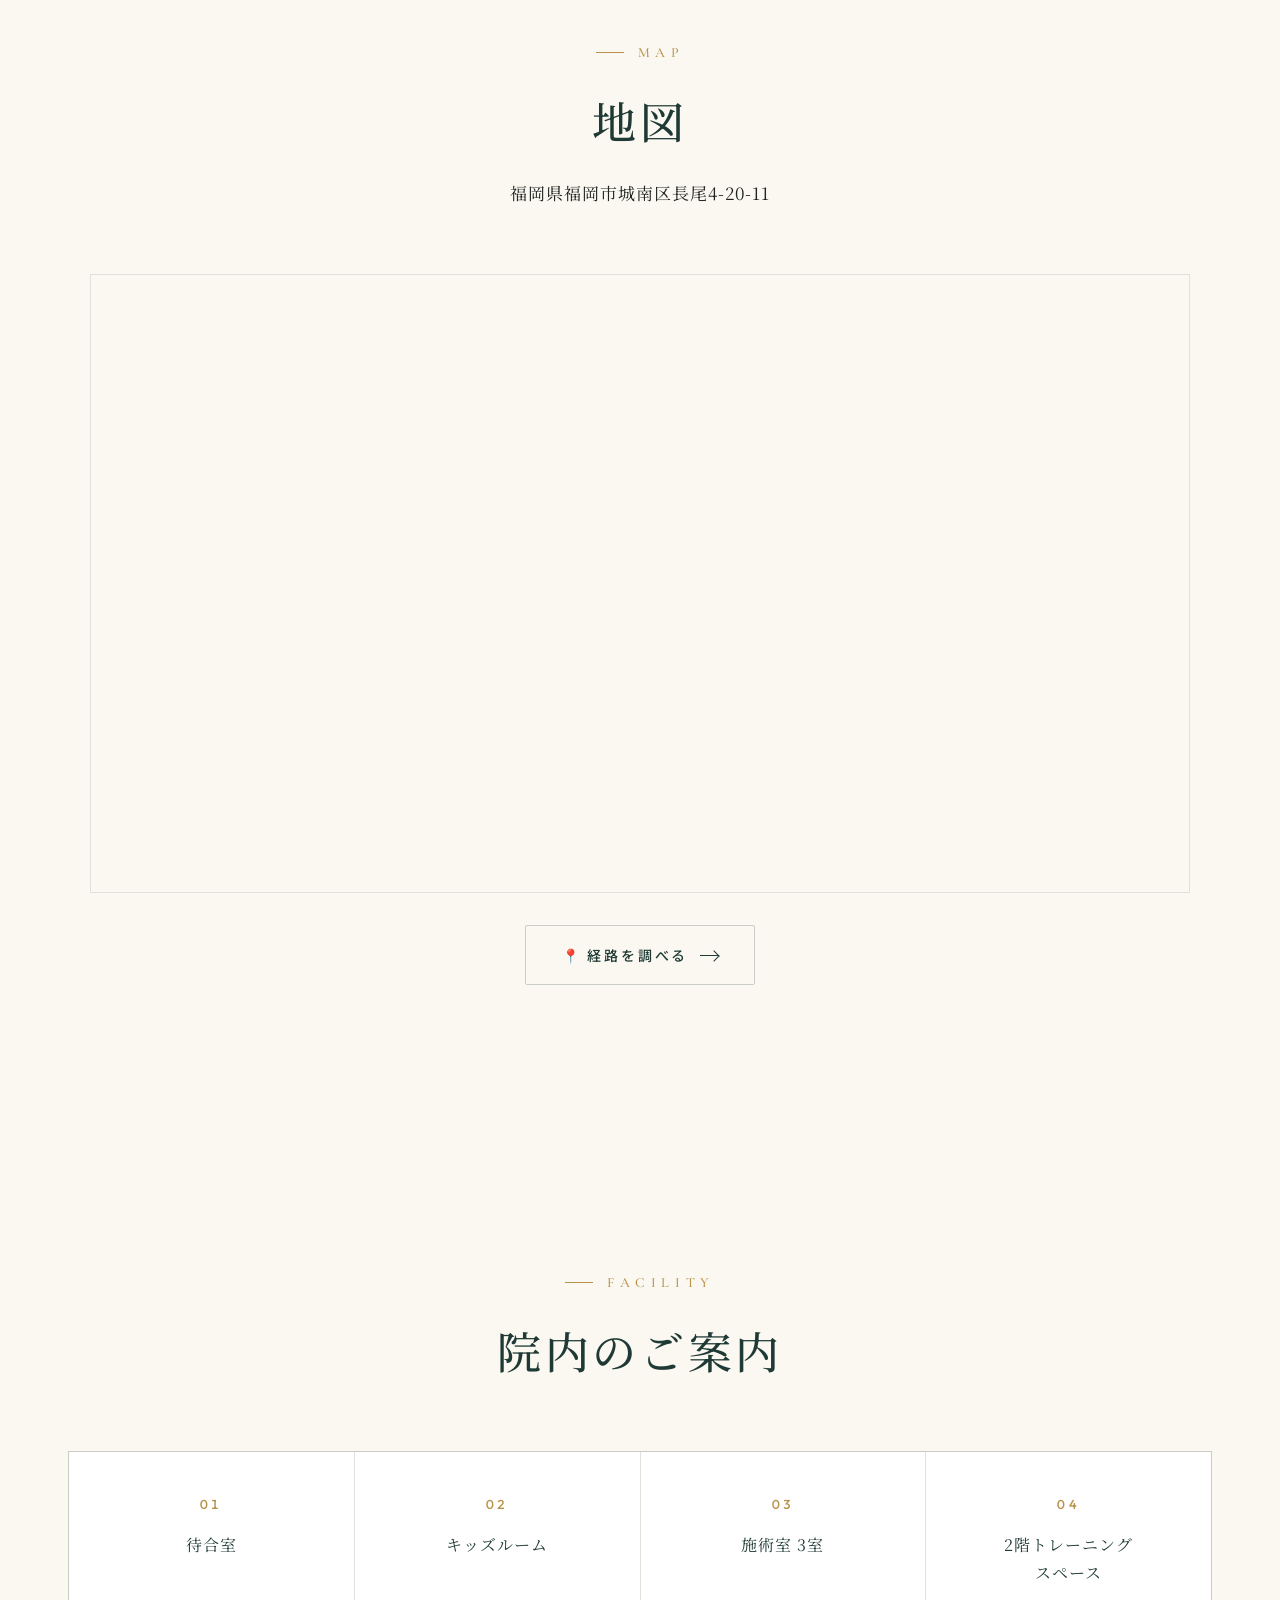
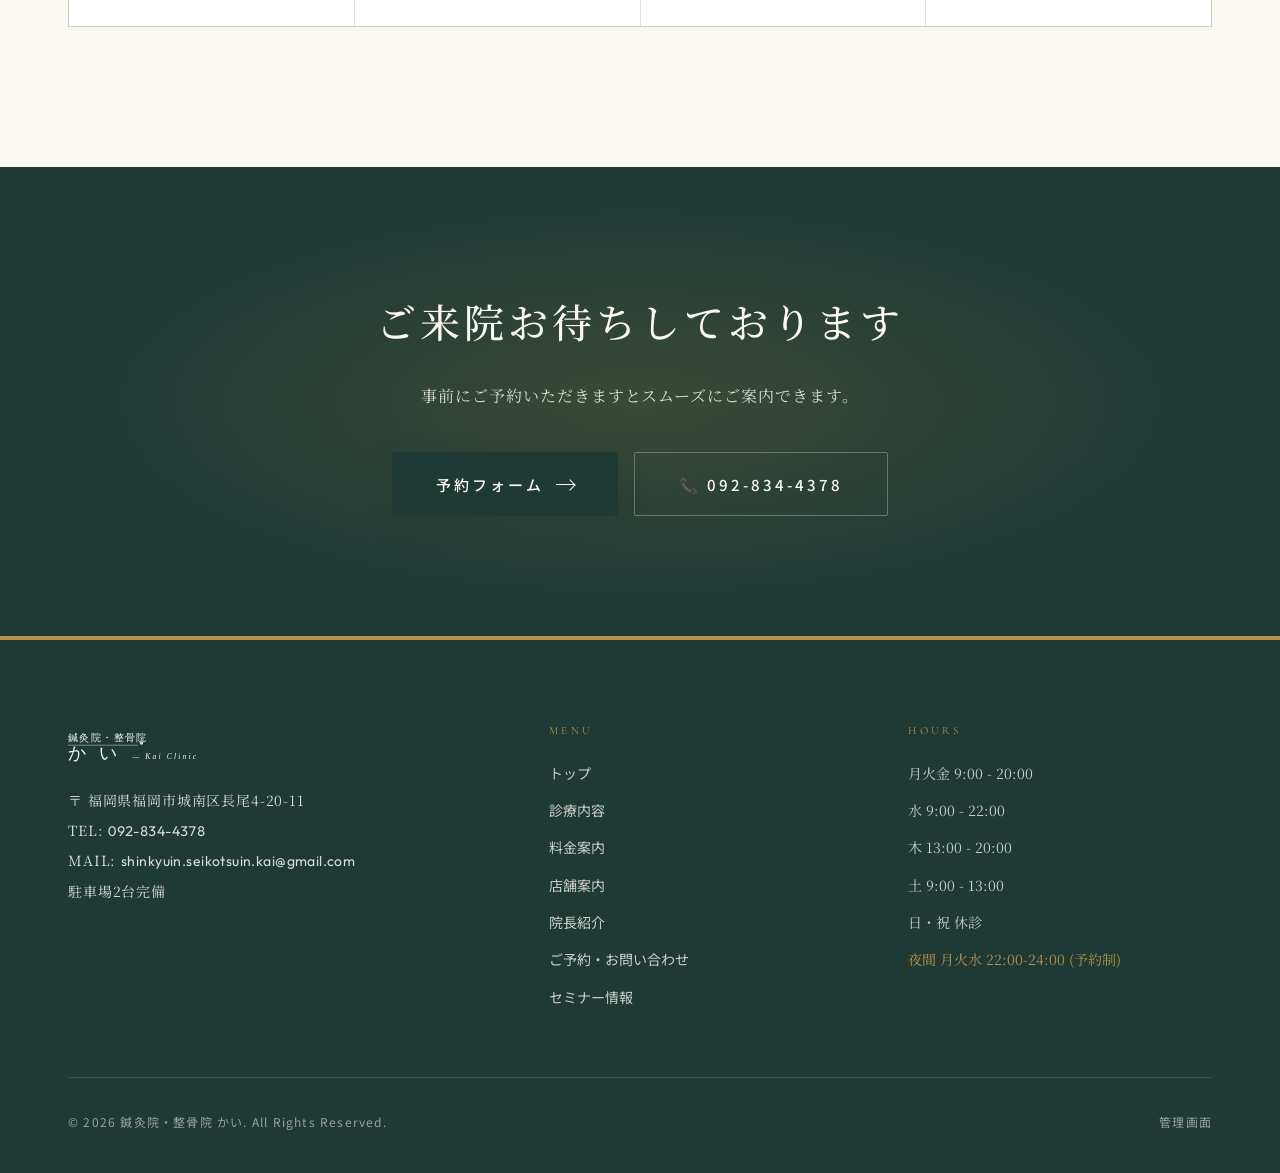
<file: access.html>
<!DOCTYPE html>
<html lang="ja">
<head>
  <meta charset="UTF-8">
  <meta name="viewport" content="width=device-width, initial-scale=1.0">
  <title>店舗案内｜鍼灸院・整骨院 かい</title>
  <meta name="description" content="鍼灸院・整骨院 かい アクセス。福岡市城南区長尾4-20-11。駐車場2台完備。待合室・キッズルーム・施術室3室・2階トレーニングスペース。">
  <meta name="theme-color" content="#0e0e10">
  <link rel="icon" href="/images/logo-placeholder.svg" type="image/svg+xml">
  <link rel="preconnect" href="https://fonts.googleapis.com">
  <link rel="preconnect" href="https://fonts.gstatic.com" crossorigin>
  <link href="https://fonts.googleapis.com/css2?family=Cormorant+Garamond:ital,wght@0,400;0,500;1,400&family=Noto+Sans+JP:wght@400;500;700&family=Outfit:wght@400;500;600;700&family=Noto+Serif+JP:wght@400;500;600&display=swap" rel="stylesheet">
  <link rel="stylesheet" href="/css/style.css">
  <script src="/assets/state-checker.js" defer></script>
</head>
<body>
<div id="liberta-demo-banner">
  &#9888;&#65039; <strong>これは Liberta による制作デモ</strong>です。ご購入後、この表示は消えます。
  <a href="https://libertahp.netlify.app/guide.html?ref=kai-shinkyuin" target="_blank" rel="noopener">ご利用案内 →</a>
</div>

<header class="site-header">
  <div class="site-header__inner">
    <a href="/" class="brand"><img class="brand-logo-img" src="/images/logo-placeholder.svg" alt="鍼灸院・整骨院 かい" data-edit-src="logo_main"></a>
    <nav class="nav" aria-label="メインナビゲーション">
      <ul class="nav__list">
        <li><a class="nav__link" href="/">トップ</a></li>
        <li><a class="nav__link" href="/services.html">診療内容</a></li>
        <li><a class="nav__link" href="/price.html">料金案内</a></li>
        <li><a class="nav__link" href="/access.html" aria-current="page">店舗案内</a></li>
        <li><a class="nav__link" href="/about.html">院長紹介</a></li>
        <li><a class="nav__link" href="/contact.html">ご予約・お問い合わせ</a></li>
        <li><a class="nav__link" href="/seminar.html">セミナー情報</a></li>
      </ul>
      <a class="nav__cta" href="tel:0928344378">092-834-4378</a>
    </nav>
    <button class="hamburger" aria-label="メニューを開く" aria-expanded="false"><span></span><span></span><span></span></button>
  </div>
</header>

<nav class="breadcrumb" aria-label="パンくず">
  <div class="container">
    <ol>
      <li><a href="/">トップ</a></li>
      <li aria-current="page">店舗案内</li>
    </ol>
  </div>
</nav>

<header class="page-hero">
  <div class="container-narrow">
    <div class="page-hero__sub">Store Info</div>
    <h1 class="page-hero__title">店舗案内</h1>
    <p class="page-hero__lead">福岡市城南区長尾。駐車場2台完備で、お車でのご来院も安心です。</p>
  </div>
</header>

<!-- INFO -->
<section class="section">
  <div class="container">
    <div class="grid-2 fade-in">
      <div>
        <span class="eyebrow">Address</span>
        <h2 class="title-jp">店舗情報</h2>
        <table class="hours-table" style="margin-top:32px;">
          <tbody>
            <tr><th>院名</th><td>鍼灸院・整骨院 かい</td></tr>
            <tr><th>院長</th><td>福田 回(ふくだ かい)</td></tr>
            <tr><th>住所</th><td>福岡県福岡市城南区<br>長尾4-20-11</td></tr>
            <tr><th>電話</th><td><a href="tel:0928344378" style="color:var(--c-gold);">092-834-4378</a></td></tr>
            <tr><th>メール</th><td><a href="mailto:shinkyuin.seikotsuin.kai@gmail.com" style="color:var(--c-gold); word-break:break-all;">shinkyuin.seikotsuin.kai@gmail.com</a></td></tr>
            <tr><th>駐車場</th><td>2台完備<br><small style="color:var(--c-mute);">道路側 / 店舗入口前</small></td></tr>
            <tr><th>支払</th><td>クレジットカード / PayPay</td></tr>
          </tbody>
        </table>
      </div>
      <div>
        <span class="eyebrow">Hours</span>
        <h2 class="title-jp">診療時間</h2>
        <table class="hours-table" style="margin-top:32px;">
          <tbody>
            <tr><th>月・火・金</th><td>9:00 〜 20:00</td></tr>
            <tr><th>水</th><td>9:00 〜 22:00</td></tr>
            <tr><th>木</th><td>13:00 〜 20:00</td></tr>
            <tr><th>土</th><td>9:00 〜 13:00</td></tr>
            <tr><th>日・祝</th><td>休診</td></tr>
          </tbody>
        </table>
        <div class="price-note" style="margin-top:24px;">
          <strong style="color:var(--c-gold);">夜間診療(完全予約制)</strong><br>
          月・火・水 22:00 〜 24:00 最終受付<br><br>
          <strong style="color:var(--c-gold);">追加料金</strong><br>
          診療時間外:+500円 / 休日施術:+1,500円
        </div>
      </div>
    </div>
  </div>
</section>

<!-- MAP -->
<section class="section section--ink-2">
  <div class="container">
    <div class="section-head fade-in">
      <span class="eyebrow">Map</span>
      <h2 class="title-jp">地図</h2>
      <p class="lead">福岡県福岡市城南区長尾4-20-11</p>
    </div>
    <div class="fade-in" style="border:1px solid var(--c-line); aspect-ratio:16/9; max-width:1100px; margin:0 auto; overflow:hidden;">
      <iframe
        src="https://www.google.com/maps?q=福岡県福岡市城南区長尾4-20-11&output=embed"
        width="100%" height="100%" style="border:0; filter:invert(0.92) hue-rotate(180deg) saturate(0.7);" loading="lazy" referrerpolicy="no-referrer-when-downgrade" title="鍼灸院・整骨院 かい 地図"></iframe>
    </div>
    <div style="text-align:center; margin-top:32px;">
      <a href="https://www.google.com/maps/dir/?api=1&destination=福岡県福岡市城南区長尾4-20-11" target="_blank" rel="noopener" class="btn btn--ghost">📍 経路を調べる <span class="arrow"></span></a>
    </div>
  </div>
</section>

<!-- FACILITY -->
<section class="section">
  <div class="container">
    <div class="section-head fade-in">
      <span class="eyebrow">Facility</span>
      <h2 class="title-jp">院内のご案内</h2>
    </div>
    <div class="features fade-in">
      <div class="feature">
        <div class="feature__num">01</div>
        <div class="feature__title">待合室</div>
      </div>
      <div class="feature">
        <div class="feature__num">02</div>
        <div class="feature__title">キッズルーム</div>
      </div>
      <div class="feature">
        <div class="feature__num">03</div>
        <div class="feature__title">施術室 3室</div>
      </div>
      <div class="feature">
        <div class="feature__num">04</div>
        <div class="feature__title">2階トレーニング<br>スペース</div>
      </div>
    </div>
  </div>
</section>

<!-- CTA -->
<section class="cta-block">
  <div class="cta-block__inner fade-in">
    <h2 class="cta-block__title">ご来院お待ちしております</h2>
    <p class="cta-block__lead">事前にご予約いただきますとスムーズにご案内できます。</p>
    <div class="cta-block__buttons">
      <a href="/contact.html" class="btn btn--primary btn--lg">予約フォーム <span class="arrow"></span></a>
      <a href="tel:0928344378" class="btn btn--ghost btn--lg">📞 092-834-4378</a>
    </div>
  </div>
</section>

<footer class="site-footer">
  <div class="container">
    <div class="site-footer__top">
      <div class="site-footer__brand">
        <div class="brand"><img class="brand-logo-img" src="/images/logo-placeholder.svg" alt="鍼灸院・整骨院 かい" data-edit-src="logo_main" style="height:42px;"></div>
        <div class="site-footer__addr">
          〒 福岡県福岡市城南区長尾4-20-11<br>
          TEL: <a href="tel:0928344378">092-834-4378</a><br>
          MAIL: <a href="mailto:shinkyuin.seikotsuin.kai@gmail.com">shinkyuin.seikotsuin.kai@gmail.com</a><br>
          駐車場2台完備
        </div>
      </div>
      <div>
        <div class="site-footer__heading">Menu</div>
        <ul class="site-footer__list">
          <li><a href="/">トップ</a></li>
          <li><a href="/services.html">診療内容</a></li>
          <li><a href="/price.html">料金案内</a></li>
          <li><a href="/access.html">店舗案内</a></li>
          <li><a href="/about.html">院長紹介</a></li>
          <li><a href="/contact.html">ご予約・お問い合わせ</a></li>
          <li><a href="/seminar.html">セミナー情報</a></li>
        </ul>
      </div>
      <div>
        <div class="site-footer__heading">Hours</div>
        <ul class="site-footer__list" style="font-family:var(--f-mincho);">
          <li>月火金 9:00 - 20:00</li>
          <li>水 9:00 - 22:00</li>
          <li>木 13:00 - 20:00</li>
          <li>土 9:00 - 13:00</li>
          <li>日・祝 休診</li>
          <li style="color:var(--c-gold); margin-top:10px;">夜間 月火水 22:00-24:00 (予約制)</li>
        </ul>
      </div>
    </div>
    <div class="site-footer__bottom">
      <div>© <span data-year>2026</span> 鍼灸院・整骨院 かい. All Rights Reserved.</div>
      <div><a href="/admin/" target="_blank" rel="noopener">管理画面</a></div>
    </div>
  </div>
</footer>

<div class="mobile-cta">
  <a href="tel:0928344378" class="mobile-cta__btn">📞 電話</a>
  <a href="/contact.html" class="mobile-cta__btn">ご予約</a>
</div>

<script src="/js/main.js" defer></script>
<!-- Cloudflare Web Analytics (admin-aware) -->
<script>
(function(){
  try {
    var params = new URLSearchParams(location.search);
    if (params.get('liberta_admin') === 'on') {
      localStorage.setItem('liberta_admin', 'true');
      console.log('[Liberta Admin] beacon disabled for this domain');
    }
    if (params.get('liberta_admin') === 'off') {
      localStorage.removeItem('liberta_admin');
      console.log('[Liberta Admin] beacon re-enabled for this domain');
    }
    if (localStorage.getItem('liberta_admin') === 'true') { return; }
  } catch(e) {}
  var s = document.createElement('script');
  s.defer = true;
  s.src = 'https://static.cloudflareinsights.com/beacon.min.js';
  s.setAttribute('data-cf-beacon', '{"token": "78677a880dd8474abbb5e636417bd651"}');
  document.body.appendChild(s);
})();
</script>
<!-- End Cloudflare Web Analytics -->
</body>
</html>
</file>
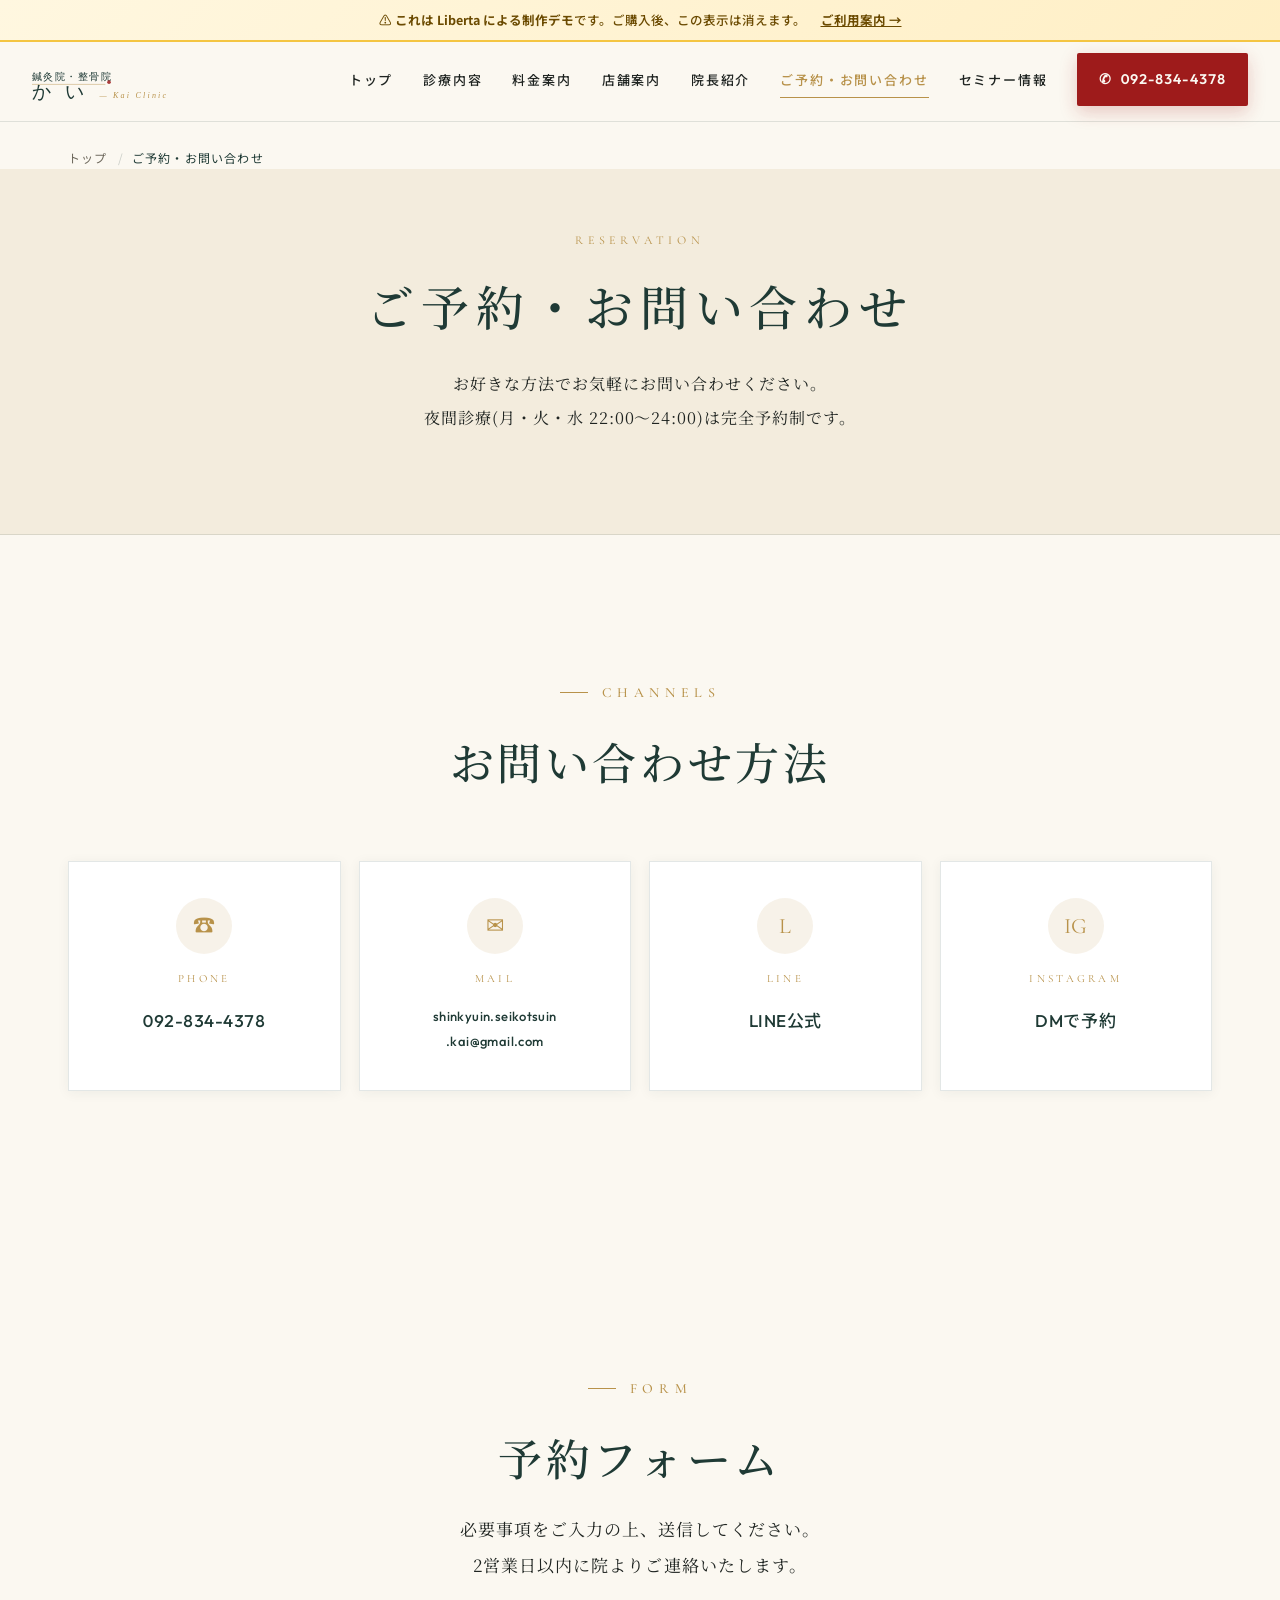
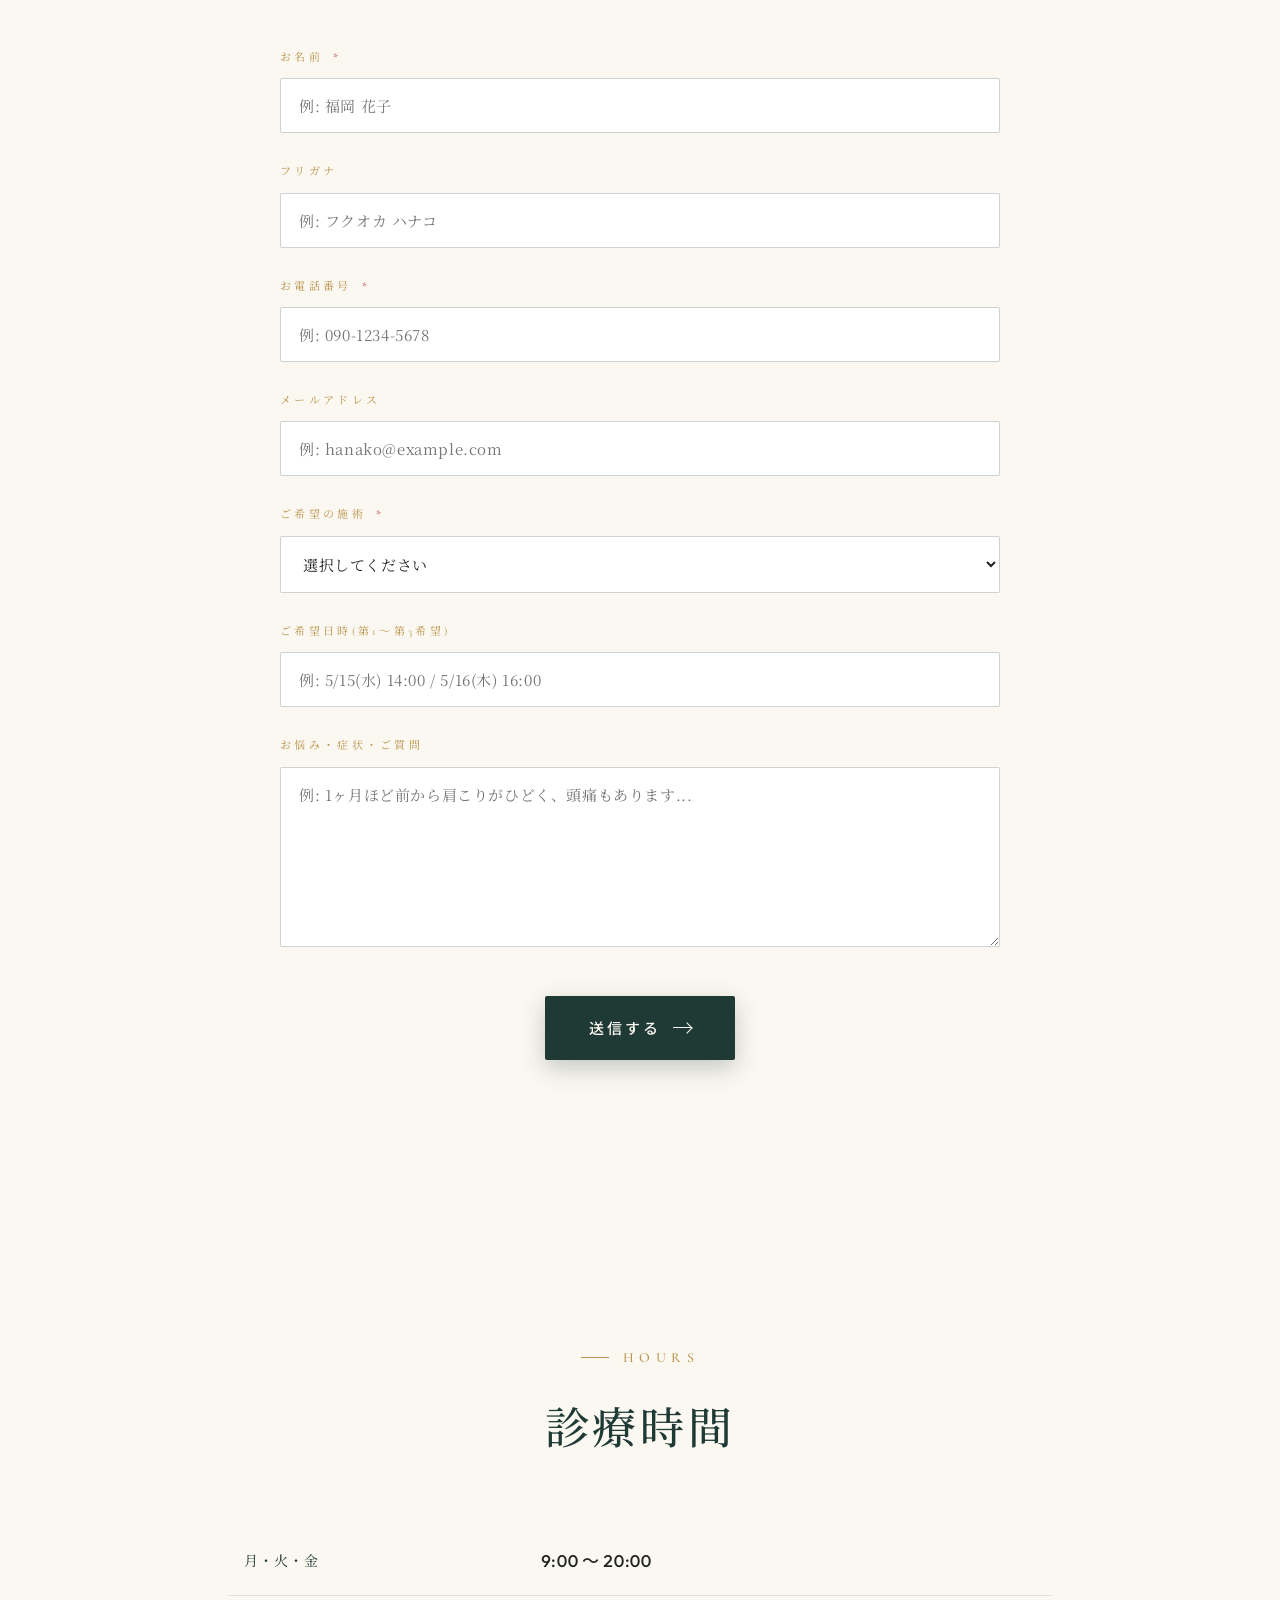
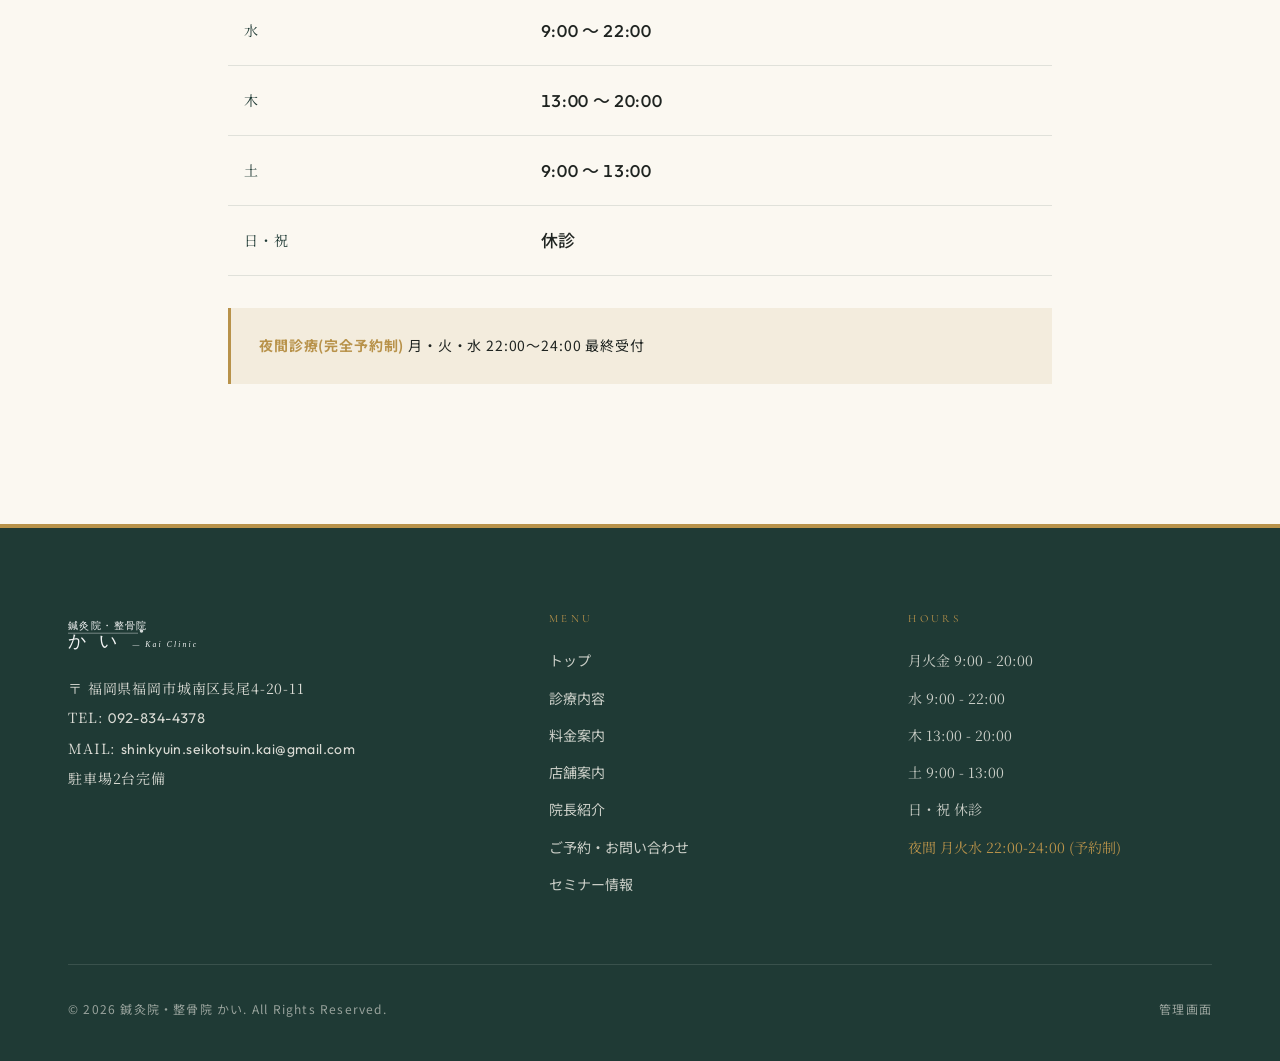
<file: contact.html>
<!DOCTYPE html>
<html lang="ja">
<head>
  <meta charset="UTF-8">
  <meta name="viewport" content="width=device-width, initial-scale=1.0">
  <title>ご予約・お問い合わせ｜鍼灸院・整骨院 かい</title>
  <meta name="description" content="鍼灸院・整骨院 かい のご予約・お問い合わせ。電話・メール・LINE・Instagram DM・予約フォームから。夜間診療は完全予約制。">
  <meta name="theme-color" content="#0e0e10">
  <link rel="icon" href="/images/logo-placeholder.svg" type="image/svg+xml">
  <link rel="preconnect" href="https://fonts.googleapis.com">
  <link rel="preconnect" href="https://fonts.gstatic.com" crossorigin>
  <link href="https://fonts.googleapis.com/css2?family=Cormorant+Garamond:ital,wght@0,400;0,500;1,400&family=Noto+Sans+JP:wght@400;500;700&family=Outfit:wght@400;500;600;700&family=Noto+Serif+JP:wght@400;500;600&display=swap" rel="stylesheet">
  <link rel="stylesheet" href="/css/style.css">
  <script src="/assets/state-checker.js" defer></script>
</head>
<body>
<div id="liberta-demo-banner">
  &#9888;&#65039; <strong>これは Liberta による制作デモ</strong>です。ご購入後、この表示は消えます。
  <a href="https://libertahp.netlify.app/guide.html?ref=kai-shinkyuin" target="_blank" rel="noopener">ご利用案内 →</a>
</div>

<header class="site-header">
  <div class="site-header__inner">
    <a href="/" class="brand"><img class="brand-logo-img" src="/images/logo-placeholder.svg" alt="鍼灸院・整骨院 かい" data-edit-src="logo_main"></a>
    <nav class="nav" aria-label="メインナビゲーション">
      <ul class="nav__list">
        <li><a class="nav__link" href="/">トップ</a></li>
        <li><a class="nav__link" href="/services.html">診療内容</a></li>
        <li><a class="nav__link" href="/price.html">料金案内</a></li>
        <li><a class="nav__link" href="/access.html">店舗案内</a></li>
        <li><a class="nav__link" href="/about.html">院長紹介</a></li>
        <li><a class="nav__link" href="/contact.html" aria-current="page">ご予約・お問い合わせ</a></li>
        <li><a class="nav__link" href="/seminar.html">セミナー情報</a></li>
      </ul>
      <a class="nav__cta" href="tel:0928344378">092-834-4378</a>
    </nav>
    <button class="hamburger" aria-label="メニューを開く" aria-expanded="false"><span></span><span></span><span></span></button>
  </div>
</header>

<nav class="breadcrumb" aria-label="パンくず">
  <div class="container">
    <ol>
      <li><a href="/">トップ</a></li>
      <li aria-current="page">ご予約・お問い合わせ</li>
    </ol>
  </div>
</nav>

<header class="page-hero">
  <div class="container-narrow">
    <div class="page-hero__sub">Reservation</div>
    <h1 class="page-hero__title">ご予約・お問い合わせ</h1>
    <p class="page-hero__lead">お好きな方法でお気軽にお問い合わせください。<br>夜間診療(月・火・水 22:00〜24:00)は完全予約制です。</p>
  </div>
</header>

<!-- ROUTES -->
<section class="section">
  <div class="container">
    <div class="section-head fade-in">
      <span class="eyebrow">Channels</span>
      <h2 class="title-jp">お問い合わせ方法</h2>
    </div>
    <div class="routes fade-in">
      <a href="tel:0928344378" class="route">
        <span class="route__icon">☎</span>
        <span class="route__label">Phone</span>
        <span class="route__value">092-834-4378</span>
      </a>
      <a href="mailto:shinkyuin.seikotsuin.kai@gmail.com" class="route">
        <span class="route__icon">✉</span>
        <span class="route__label">Mail</span>
        <span class="route__value" style="font-size:13px; word-break:break-all;">shinkyuin.seikotsuin<br>.kai@gmail.com</span>
      </a>
      <a href="#" class="route" onclick="alert('LINE公式アカウントは編集画面から設定してください'); return false;">
        <span class="route__icon">L</span>
        <span class="route__label">LINE</span>
        <span class="route__value">LINE公式</span>
      </a>
      <a href="#" class="route" onclick="alert('Instagram DMは編集画面から設定してください'); return false;">
        <span class="route__icon">IG</span>
        <span class="route__label">Instagram</span>
        <span class="route__value">DMで予約</span>
      </a>
    </div>
  </div>
</section>

<!-- FORM -->
<section class="section section--ink-2">
  <div class="container-narrow">
    <div class="section-head fade-in">
      <span class="eyebrow">Form</span>
      <h2 class="title-jp">予約フォーム</h2>
      <p class="lead">必要事項をご入力の上、送信してください。<br>2営業日以内に院よりご連絡いたします。</p>
    </div>

    <form class="form fade-in" name="contact" method="POST" data-netlify="true" netlify-honeypot="bot-field" action="/thanks.html">
      <input type="hidden" name="form-name" value="contact">
      <p style="display:none;"><label>bot: <input name="bot-field"></label></p>

      <div class="form__row">
        <label class="form__label" for="name">お名前 <span class="req">*</span></label>
        <input class="form__input" type="text" id="name" name="name" required placeholder="例: 福岡 花子">
      </div>

      <div class="form__row">
        <label class="form__label" for="kana">フリガナ</label>
        <input class="form__input" type="text" id="kana" name="kana" placeholder="例: フクオカ ハナコ">
      </div>

      <div class="form__row">
        <label class="form__label" for="tel">お電話番号 <span class="req">*</span></label>
        <input class="form__input" type="tel" id="tel" name="tel" required placeholder="例: 090-1234-5678">
      </div>

      <div class="form__row">
        <label class="form__label" for="email">メールアドレス</label>
        <input class="form__input" type="email" id="email" name="email" placeholder="例: hanako@example.com">
      </div>

      <div class="form__row">
        <label class="form__label" for="menu">ご希望の施術 <span class="req">*</span></label>
        <select class="form__select" id="menu" name="menu" required>
          <option value="">選択してください</option>
          <option>鍼灸</option>
          <option>美容鍼灸</option>
          <option>美容鍼灸トータルコース</option>
          <option>こどものはりきゅう</option>
          <option>整骨(保険適用)</option>
          <option>整骨(実費)</option>
          <option>もみほぐし</option>
          <option>未定・相談したい</option>
        </select>
      </div>

      <div class="form__row">
        <label class="form__label" for="hope_date">ご希望日時(第1〜第3希望)</label>
        <input class="form__input" type="text" id="hope_date" name="hope_date" placeholder="例: 5/15(水) 14:00 / 5/16(木) 16:00">
      </div>

      <div class="form__row">
        <label class="form__label" for="message">お悩み・症状・ご質問</label>
        <textarea class="form__textarea" id="message" name="message" placeholder="例: 1ヶ月ほど前から肩こりがひどく、頭痛もあります..."></textarea>
      </div>

      <div class="form__submit">
        <button type="submit" class="btn btn--primary btn--lg">送信する <span class="arrow"></span></button>
      </div>
    </form>
  </div>
</section>

<!-- INFO -->
<section class="section">
  <div class="container-narrow">
    <div class="section-head fade-in">
      <span class="eyebrow">Hours</span>
      <h2 class="title-jp">診療時間</h2>
    </div>
    <table class="hours-table fade-in">
      <tbody>
        <tr><th>月・火・金</th><td>9:00 〜 20:00</td></tr>
        <tr><th>水</th><td>9:00 〜 22:00</td></tr>
        <tr><th>木</th><td>13:00 〜 20:00</td></tr>
        <tr><th>土</th><td>9:00 〜 13:00</td></tr>
        <tr><th>日・祝</th><td>休診</td></tr>
      </tbody>
    </table>
    <div class="price-note fade-in" style="margin-top:32px;">
      <strong style="color:var(--c-gold);">夜間診療(完全予約制)</strong> 月・火・水 22:00〜24:00 最終受付
    </div>
  </div>
</section>

<footer class="site-footer">
  <div class="container">
    <div class="site-footer__top">
      <div class="site-footer__brand">
        <div class="brand"><img class="brand-logo-img" src="/images/logo-placeholder.svg" alt="鍼灸院・整骨院 かい" data-edit-src="logo_main" style="height:42px;"></div>
        <div class="site-footer__addr">
          〒 福岡県福岡市城南区長尾4-20-11<br>
          TEL: <a href="tel:0928344378">092-834-4378</a><br>
          MAIL: <a href="mailto:shinkyuin.seikotsuin.kai@gmail.com">shinkyuin.seikotsuin.kai@gmail.com</a><br>
          駐車場2台完備
        </div>
      </div>
      <div>
        <div class="site-footer__heading">Menu</div>
        <ul class="site-footer__list">
          <li><a href="/">トップ</a></li>
          <li><a href="/services.html">診療内容</a></li>
          <li><a href="/price.html">料金案内</a></li>
          <li><a href="/access.html">店舗案内</a></li>
          <li><a href="/about.html">院長紹介</a></li>
          <li><a href="/contact.html">ご予約・お問い合わせ</a></li>
          <li><a href="/seminar.html">セミナー情報</a></li>
        </ul>
      </div>
      <div>
        <div class="site-footer__heading">Hours</div>
        <ul class="site-footer__list" style="font-family:var(--f-mincho);">
          <li>月火金 9:00 - 20:00</li>
          <li>水 9:00 - 22:00</li>
          <li>木 13:00 - 20:00</li>
          <li>土 9:00 - 13:00</li>
          <li>日・祝 休診</li>
          <li style="color:var(--c-gold); margin-top:10px;">夜間 月火水 22:00-24:00 (予約制)</li>
        </ul>
      </div>
    </div>
    <div class="site-footer__bottom">
      <div>© <span data-year>2026</span> 鍼灸院・整骨院 かい. All Rights Reserved.</div>
      <div><a href="/admin/" target="_blank" rel="noopener">管理画面</a></div>
    </div>
  </div>
</footer>

<div class="mobile-cta">
  <a href="tel:0928344378" class="mobile-cta__btn">📞 電話</a>
  <a href="#" class="mobile-cta__btn" onclick="document.querySelector('.form').scrollIntoView({behavior:'smooth'}); return false;">フォーム</a>
</div>

<script src="/js/main.js" defer></script>
<!-- Cloudflare Web Analytics (admin-aware) -->
<script>
(function(){
  try {
    var params = new URLSearchParams(location.search);
    if (params.get('liberta_admin') === 'on') {
      localStorage.setItem('liberta_admin', 'true');
      console.log('[Liberta Admin] beacon disabled for this domain');
    }
    if (params.get('liberta_admin') === 'off') {
      localStorage.removeItem('liberta_admin');
      console.log('[Liberta Admin] beacon re-enabled for this domain');
    }
    if (localStorage.getItem('liberta_admin') === 'true') { return; }
  } catch(e) {}
  var s = document.createElement('script');
  s.defer = true;
  s.src = 'https://static.cloudflareinsights.com/beacon.min.js';
  s.setAttribute('data-cf-beacon', '{"token": "78677a880dd8474abbb5e636417bd651"}');
  document.body.appendChild(s);
})();
</script>
<!-- End Cloudflare Web Analytics -->
</body>
</html>
</file>
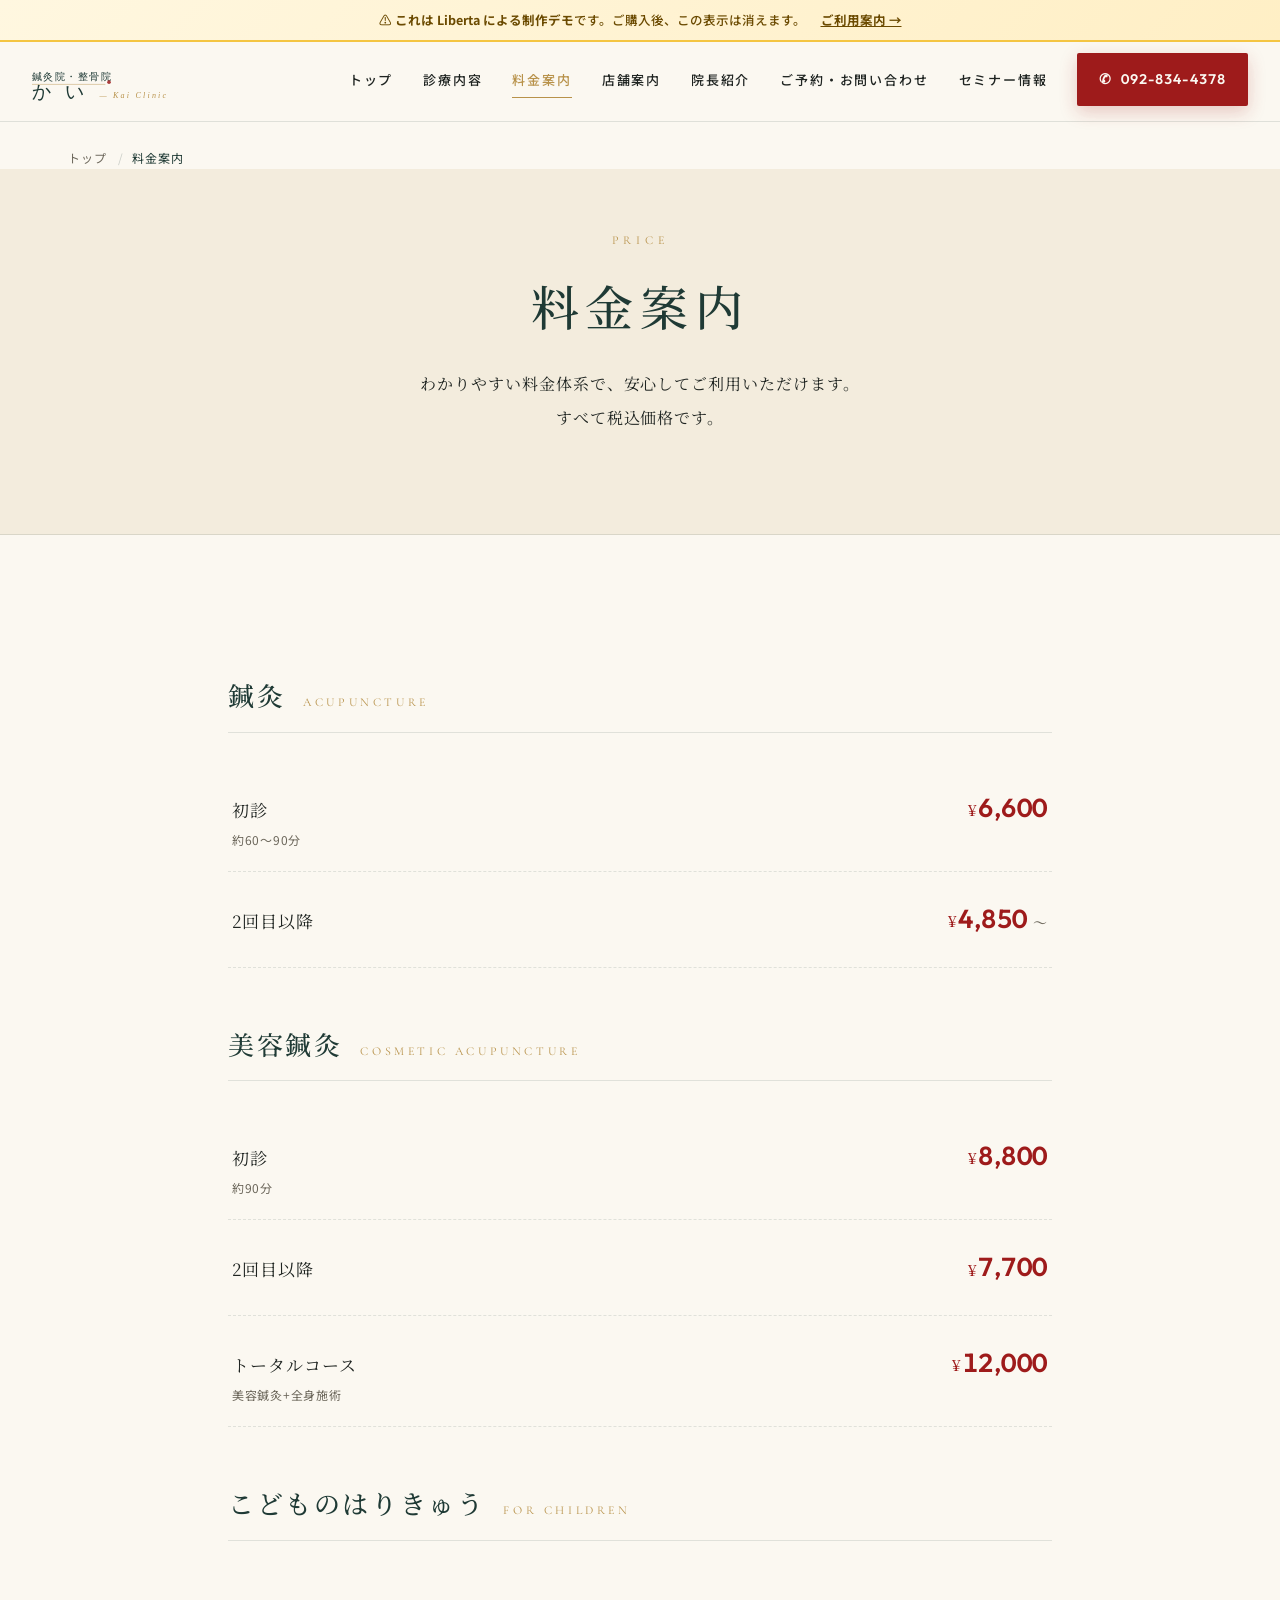
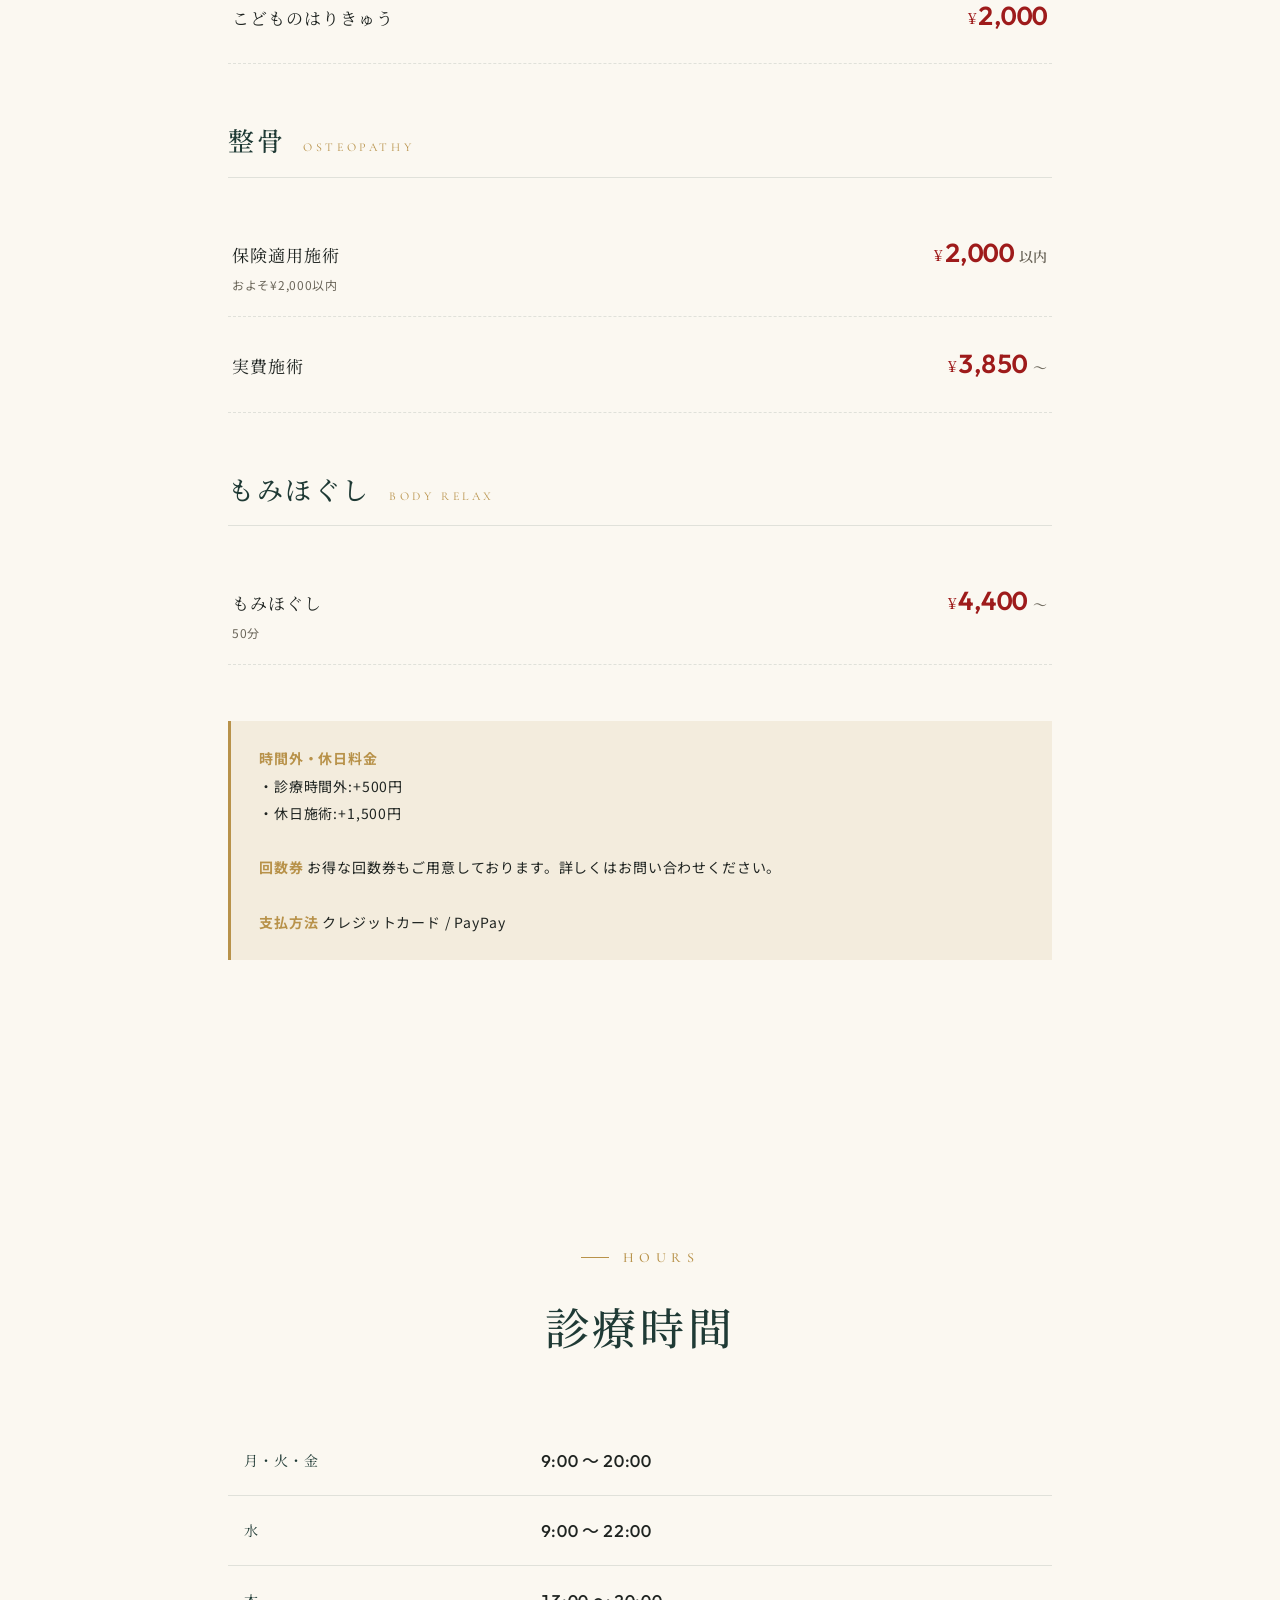
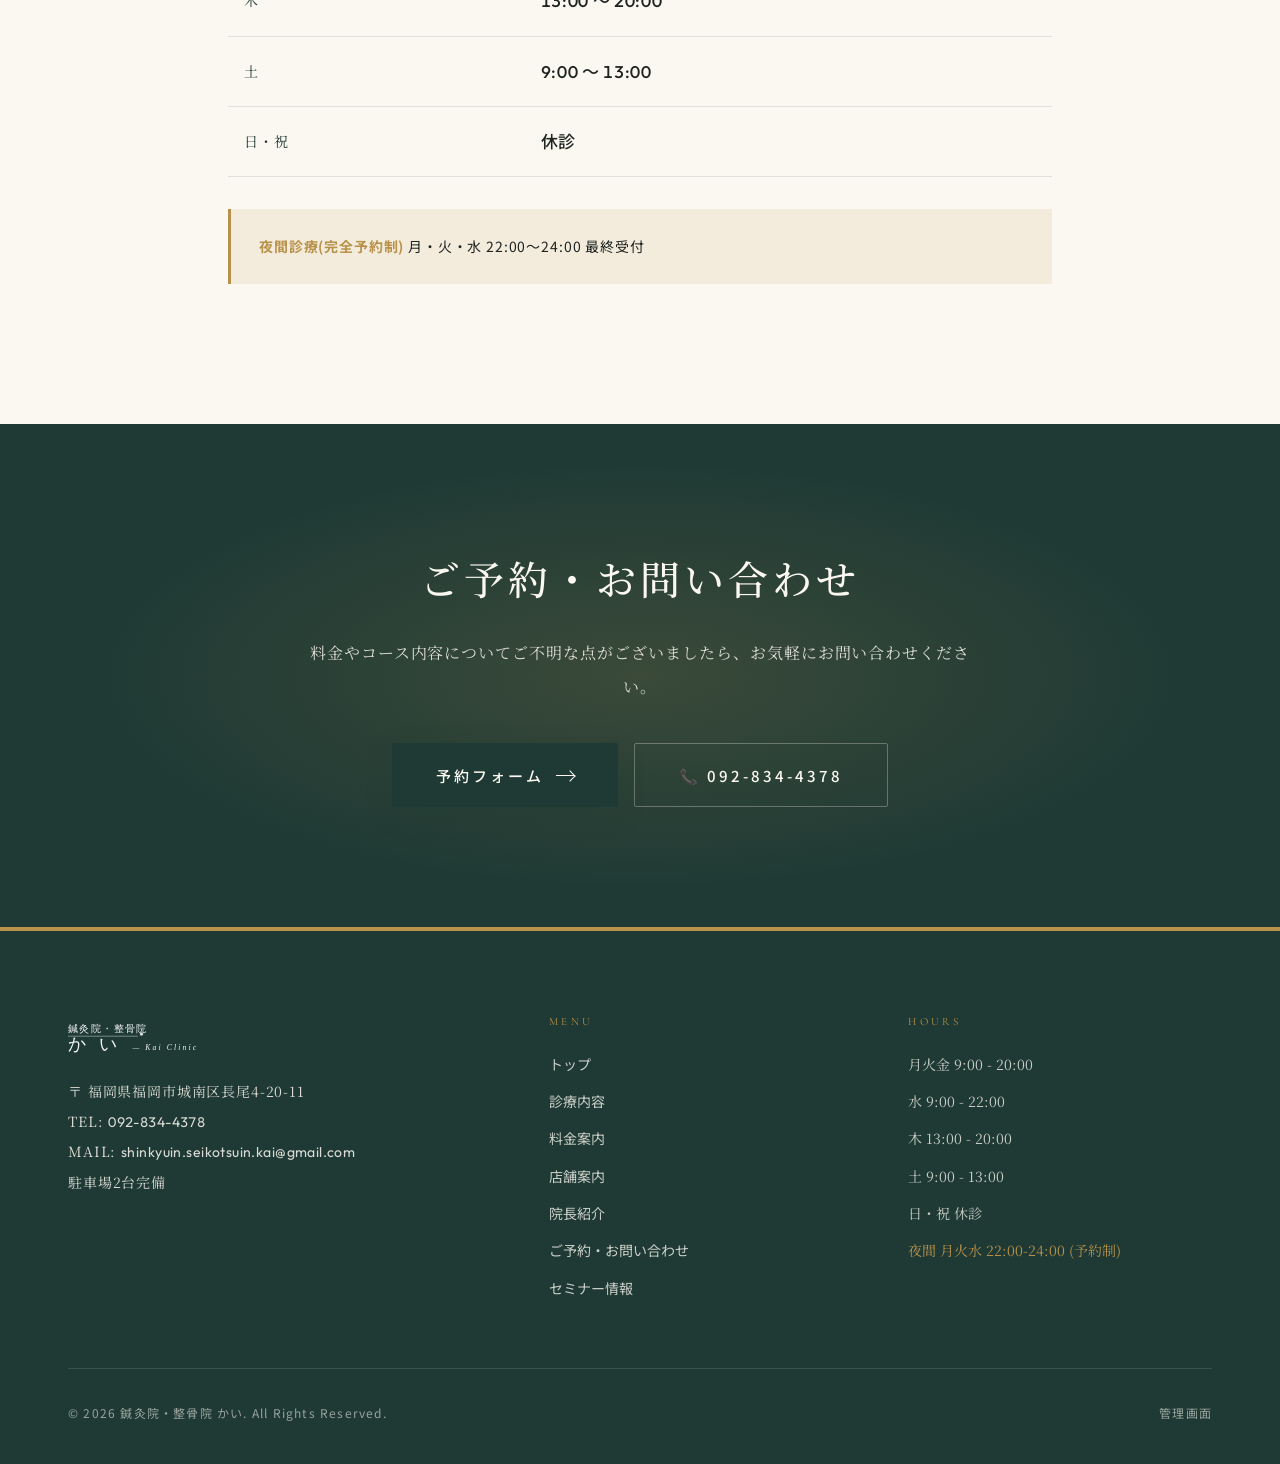
<file: price.html>
<!DOCTYPE html>
<html lang="ja">
<head>
  <meta charset="UTF-8">
  <meta name="viewport" content="width=device-width, initial-scale=1.0">
  <title>料金案内｜鍼灸院・整骨院 かい</title>
  <meta name="description" content="鍼灸院・整骨院 かい の料金一覧。鍼灸6,600円〜、美容鍼灸8,800円〜、こどものはりきゅう2,000円、整骨保険適用2,000円以内、もみほぐし4,400円〜。">
  <meta name="theme-color" content="#0e0e10">
  <link rel="icon" href="/images/logo-placeholder.svg" type="image/svg+xml">
  <link rel="preconnect" href="https://fonts.googleapis.com">
  <link rel="preconnect" href="https://fonts.gstatic.com" crossorigin>
  <link href="https://fonts.googleapis.com/css2?family=Cormorant+Garamond:ital,wght@0,400;0,500;1,400&family=Noto+Sans+JP:wght@400;500;700&family=Outfit:wght@400;500;600;700&family=Noto+Serif+JP:wght@400;500;600&display=swap" rel="stylesheet">
  <link rel="stylesheet" href="/css/style.css">
  <script src="/assets/state-checker.js" defer></script>
</head>
<body>
<div id="liberta-demo-banner">
  &#9888;&#65039; <strong>これは Liberta による制作デモ</strong>です。ご購入後、この表示は消えます。
  <a href="https://libertahp.netlify.app/guide.html?ref=kai-shinkyuin" target="_blank" rel="noopener">ご利用案内 →</a>
</div>

<header class="site-header">
  <div class="site-header__inner">
    <a href="/" class="brand"><img class="brand-logo-img" src="/images/logo-placeholder.svg" alt="鍼灸院・整骨院 かい" data-edit-src="logo_main"></a>
    <nav class="nav" aria-label="メインナビゲーション">
      <ul class="nav__list">
        <li><a class="nav__link" href="/">トップ</a></li>
        <li><a class="nav__link" href="/services.html">診療内容</a></li>
        <li><a class="nav__link" href="/price.html" aria-current="page">料金案内</a></li>
        <li><a class="nav__link" href="/access.html">店舗案内</a></li>
        <li><a class="nav__link" href="/about.html">院長紹介</a></li>
        <li><a class="nav__link" href="/contact.html">ご予約・お問い合わせ</a></li>
        <li><a class="nav__link" href="/seminar.html">セミナー情報</a></li>
      </ul>
      <a class="nav__cta" href="tel:0928344378">092-834-4378</a>
    </nav>
    <button class="hamburger" aria-label="メニューを開く" aria-expanded="false"><span></span><span></span><span></span></button>
  </div>
</header>

<nav class="breadcrumb" aria-label="パンくず">
  <div class="container">
    <ol>
      <li><a href="/">トップ</a></li>
      <li aria-current="page">料金案内</li>
    </ol>
  </div>
</nav>

<header class="page-hero">
  <div class="container-narrow">
    <div class="page-hero__sub">Price</div>
    <h1 class="page-hero__title">料金案内</h1>
    <p class="page-hero__lead">わかりやすい料金体系で、安心してご利用いただけます。<br>すべて税込価格です。</p>
  </div>
</header>

<!-- PRICE LIST -->
<section class="section">
  <div class="container-narrow">

    <!-- 鍼灸 -->
    <div class="price-block fade-in">
      <div class="price-block__head">
        <h2 class="price-block__title">鍼灸</h2>
        <span class="price-block__sub">Acupuncture</span>
      </div>
      <div class="price-list">
        <div class="price-row">
          <div class="price-row__name">初診<small>約60〜90分</small></div>
          <div class="price-row__amount"><span class="yen">¥</span>6,600</div>
        </div>
        <div class="price-row">
          <div class="price-row__name">2回目以降</div>
          <div class="price-row__amount"><span class="yen">¥</span>4,850 <small style="font-family:var(--f-mincho); font-size:14px; color:var(--c-mute);">〜</small></div>
        </div>
      </div>
    </div>

    <!-- 美容鍼灸 -->
    <div class="price-block fade-in">
      <div class="price-block__head">
        <h2 class="price-block__title">美容鍼灸</h2>
        <span class="price-block__sub">Cosmetic Acupuncture</span>
      </div>
      <div class="price-list">
        <div class="price-row">
          <div class="price-row__name">初診<small>約90分</small></div>
          <div class="price-row__amount"><span class="yen">¥</span>8,800</div>
        </div>
        <div class="price-row">
          <div class="price-row__name">2回目以降</div>
          <div class="price-row__amount"><span class="yen">¥</span>7,700</div>
        </div>
        <div class="price-row">
          <div class="price-row__name">トータルコース<small>美容鍼灸+全身施術</small></div>
          <div class="price-row__amount"><span class="yen">¥</span>12,000</div>
        </div>
      </div>
    </div>

    <!-- こども -->
    <div class="price-block fade-in">
      <div class="price-block__head">
        <h2 class="price-block__title">こどものはりきゅう</h2>
        <span class="price-block__sub">For Children</span>
      </div>
      <div class="price-list">
        <div class="price-row">
          <div class="price-row__name">こどものはりきゅう</div>
          <div class="price-row__amount"><span class="yen">¥</span>2,000</div>
        </div>
      </div>
    </div>

    <!-- 整骨 -->
    <div class="price-block fade-in">
      <div class="price-block__head">
        <h2 class="price-block__title">整骨</h2>
        <span class="price-block__sub">Osteopathy</span>
      </div>
      <div class="price-list">
        <div class="price-row">
          <div class="price-row__name">保険適用施術<small>およそ¥2,000以内</small></div>
          <div class="price-row__amount"><span class="yen">¥</span>2,000<small style="font-family:var(--f-mincho); font-size:14px; color:var(--c-mute);"> 以内</small></div>
        </div>
        <div class="price-row">
          <div class="price-row__name">実費施術</div>
          <div class="price-row__amount"><span class="yen">¥</span>3,850 <small style="font-family:var(--f-mincho); font-size:14px; color:var(--c-mute);">〜</small></div>
        </div>
      </div>
    </div>

    <!-- もみほぐし -->
    <div class="price-block fade-in">
      <div class="price-block__head">
        <h2 class="price-block__title">もみほぐし</h2>
        <span class="price-block__sub">Body Relax</span>
      </div>
      <div class="price-list">
        <div class="price-row">
          <div class="price-row__name">もみほぐし<small>50分</small></div>
          <div class="price-row__amount"><span class="yen">¥</span>4,400 <small style="font-family:var(--f-mincho); font-size:14px; color:var(--c-mute);">〜</small></div>
        </div>
      </div>
    </div>

    <!-- 注意事項 -->
    <div class="price-note fade-in">
      <strong style="color:var(--c-gold);">時間外・休日料金</strong><br>
      ・診療時間外:+500円<br>
      ・休日施術:+1,500円<br>
      <br>
      <strong style="color:var(--c-gold);">回数券</strong> お得な回数券もご用意しております。詳しくはお問い合わせください。<br>
      <br>
      <strong style="color:var(--c-gold);">支払方法</strong> クレジットカード / PayPay
    </div>

  </div>
</section>

<!-- HOURS -->
<section class="section section--ink-2">
  <div class="container-narrow">
    <div class="section-head fade-in">
      <span class="eyebrow">Hours</span>
      <h2 class="title-jp">診療時間</h2>
    </div>
    <table class="hours-table fade-in">
      <tbody>
        <tr><th>月・火・金</th><td>9:00 〜 20:00</td></tr>
        <tr><th>水</th><td>9:00 〜 22:00</td></tr>
        <tr><th>木</th><td>13:00 〜 20:00</td></tr>
        <tr><th>土</th><td>9:00 〜 13:00</td></tr>
        <tr><th>日・祝</th><td>休診</td></tr>
      </tbody>
    </table>
    <div class="price-note fade-in" style="margin-top:32px;">
      <strong style="color:var(--c-gold);">夜間診療(完全予約制)</strong> 月・火・水 22:00〜24:00 最終受付
    </div>
  </div>
</section>

<!-- CTA -->
<section class="cta-block">
  <div class="cta-block__inner fade-in">
    <h2 class="cta-block__title">ご予約・お問い合わせ</h2>
    <p class="cta-block__lead">料金やコース内容についてご不明な点がございましたら、お気軽にお問い合わせください。</p>
    <div class="cta-block__buttons">
      <a href="/contact.html" class="btn btn--primary btn--lg">予約フォーム <span class="arrow"></span></a>
      <a href="tel:0928344378" class="btn btn--ghost btn--lg">📞 092-834-4378</a>
    </div>
  </div>
</section>

<footer class="site-footer">
  <div class="container">
    <div class="site-footer__top">
      <div class="site-footer__brand">
        <div class="brand"><img class="brand-logo-img" src="/images/logo-placeholder.svg" alt="鍼灸院・整骨院 かい" data-edit-src="logo_main" style="height:42px;"></div>
        <div class="site-footer__addr">
          〒 福岡県福岡市城南区長尾4-20-11<br>
          TEL: <a href="tel:0928344378">092-834-4378</a><br>
          MAIL: <a href="mailto:shinkyuin.seikotsuin.kai@gmail.com">shinkyuin.seikotsuin.kai@gmail.com</a><br>
          駐車場2台完備
        </div>
      </div>
      <div>
        <div class="site-footer__heading">Menu</div>
        <ul class="site-footer__list">
          <li><a href="/">トップ</a></li>
          <li><a href="/services.html">診療内容</a></li>
          <li><a href="/price.html">料金案内</a></li>
          <li><a href="/access.html">店舗案内</a></li>
          <li><a href="/about.html">院長紹介</a></li>
          <li><a href="/contact.html">ご予約・お問い合わせ</a></li>
          <li><a href="/seminar.html">セミナー情報</a></li>
        </ul>
      </div>
      <div>
        <div class="site-footer__heading">Hours</div>
        <ul class="site-footer__list" style="font-family:var(--f-mincho);">
          <li>月火金 9:00 - 20:00</li>
          <li>水 9:00 - 22:00</li>
          <li>木 13:00 - 20:00</li>
          <li>土 9:00 - 13:00</li>
          <li>日・祝 休診</li>
          <li style="color:var(--c-gold); margin-top:10px;">夜間 月火水 22:00-24:00 (予約制)</li>
        </ul>
      </div>
    </div>
    <div class="site-footer__bottom">
      <div>© <span data-year>2026</span> 鍼灸院・整骨院 かい. All Rights Reserved.</div>
      <div><a href="/admin/" target="_blank" rel="noopener">管理画面</a></div>
    </div>
  </div>
</footer>

<div class="mobile-cta">
  <a href="tel:0928344378" class="mobile-cta__btn">📞 電話</a>
  <a href="/contact.html" class="mobile-cta__btn">ご予約</a>
</div>

<script src="/js/main.js" defer></script>
<!-- Cloudflare Web Analytics (admin-aware) -->
<script>
(function(){
  try {
    var params = new URLSearchParams(location.search);
    if (params.get('liberta_admin') === 'on') {
      localStorage.setItem('liberta_admin', 'true');
      console.log('[Liberta Admin] beacon disabled for this domain');
    }
    if (params.get('liberta_admin') === 'off') {
      localStorage.removeItem('liberta_admin');
      console.log('[Liberta Admin] beacon re-enabled for this domain');
    }
    if (localStorage.getItem('liberta_admin') === 'true') { return; }
  } catch(e) {}
  var s = document.createElement('script');
  s.defer = true;
  s.src = 'https://static.cloudflareinsights.com/beacon.min.js';
  s.setAttribute('data-cf-beacon', '{"token": "78677a880dd8474abbb5e636417bd651"}');
  document.body.appendChild(s);
})();
</script>
<!-- End Cloudflare Web Analytics -->
</body>
</html>
</file>
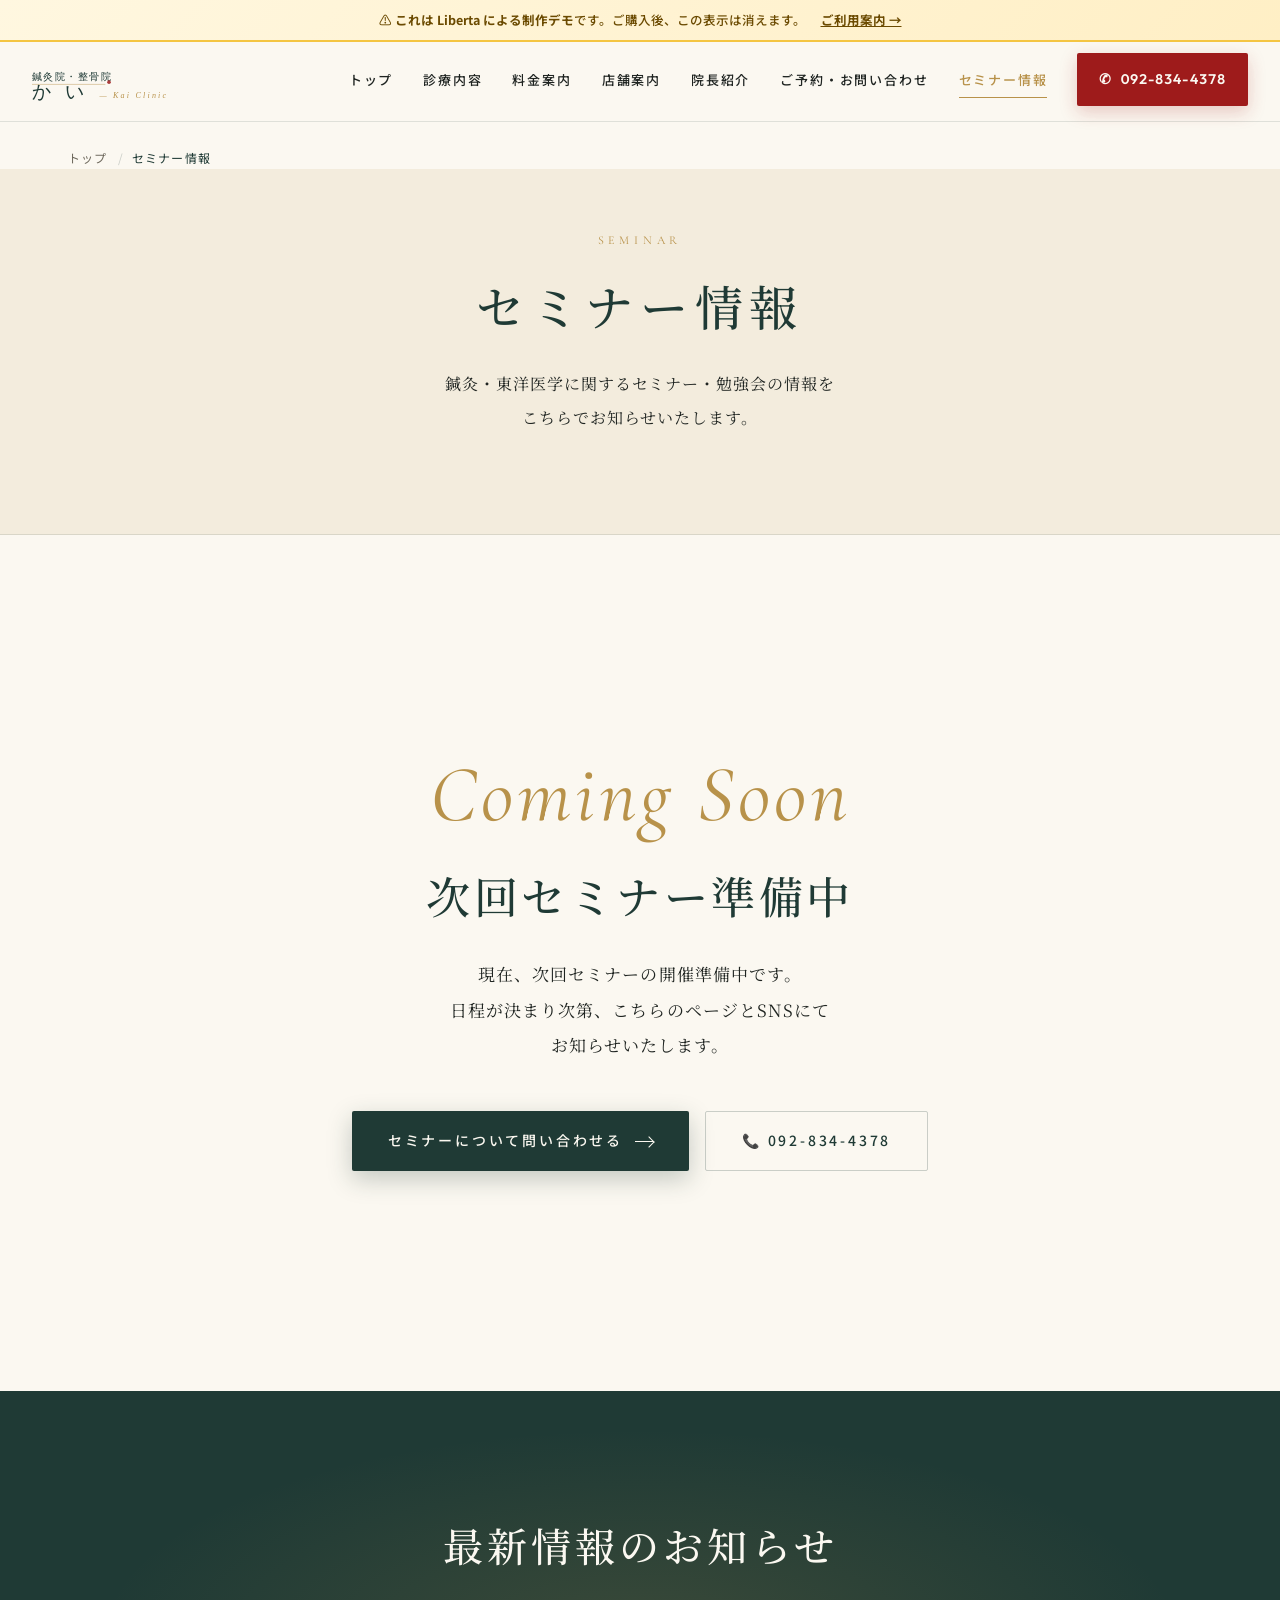
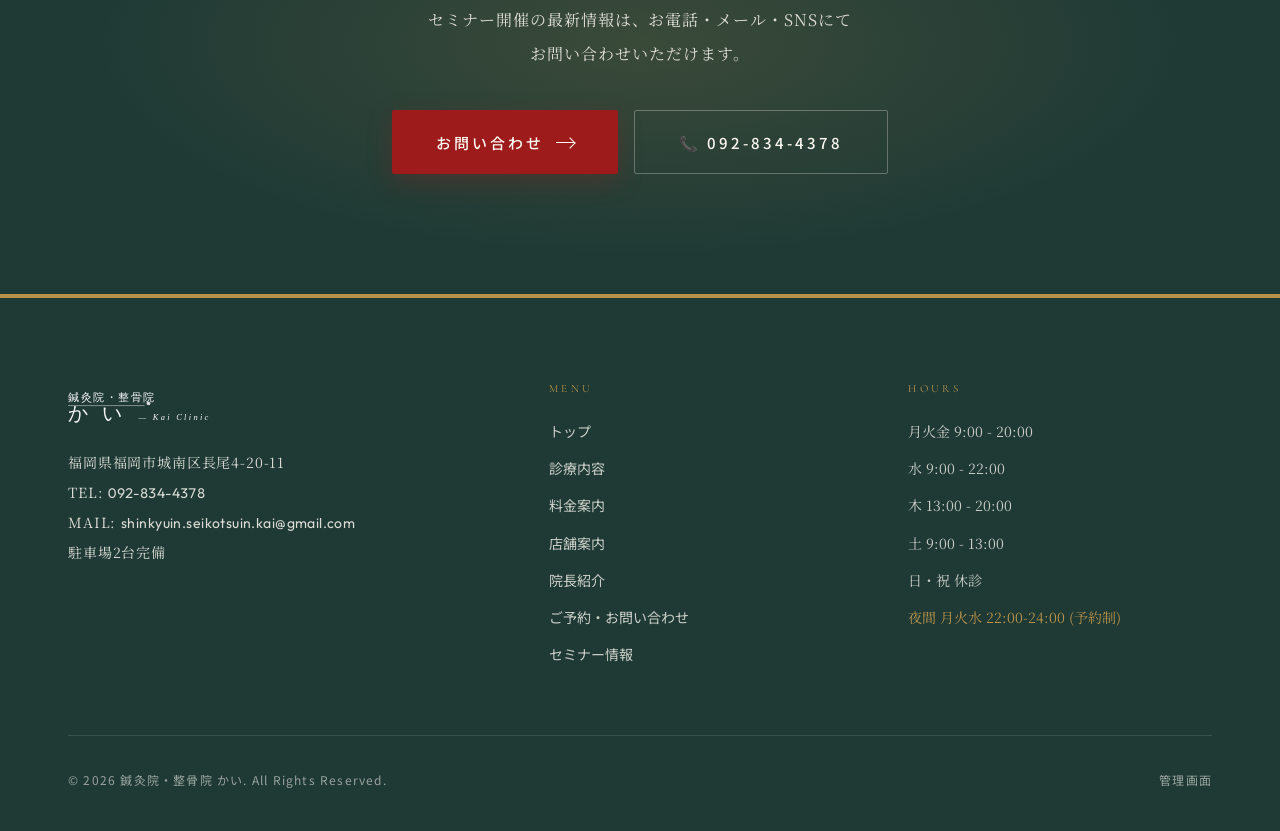
<file: seminar.html>
<!DOCTYPE html>
<html lang="ja">
<head>
  <meta charset="UTF-8">
  <meta name="viewport" content="width=device-width, initial-scale=1.0">
  <title>セミナー情報｜鍼灸院・整骨院 かい</title>
  <meta name="description" content="鍼灸院・整骨院 かい のセミナー・勉強会情報。最新のセミナー開催予定はお問い合わせください。">
  <meta name="theme-color" content="#1f3a35">
  <link rel="icon" href="/images/logo-placeholder.svg" type="image/svg+xml">
  <link rel="preconnect" href="https://fonts.googleapis.com">
  <link rel="preconnect" href="https://fonts.gstatic.com" crossorigin>
  <link href="https://fonts.googleapis.com/css2?family=Cormorant+Garamond:ital,wght@0,400;0,500;1,400&family=Noto+Sans+JP:wght@400;500;700&family=Outfit:wght@400;500;600;700&family=Noto+Serif+JP:wght@400;500;600&display=swap" rel="stylesheet">
  <link rel="stylesheet" href="/css/style.css">
  <script src="/assets/state-checker.js" defer></script>
</head>
<body>
<div id="liberta-demo-banner">
  &#9888;&#65039; <strong>これは Liberta による制作デモ</strong>です。ご購入後、この表示は消えます。
  <a href="https://libertahp.netlify.app/guide.html?ref=kai-shinkyuin" target="_blank" rel="noopener">ご利用案内 →</a>
</div>

<header class="site-header">
  <div class="site-header__inner">
    <a href="/" class="brand"><img class="brand-logo-img" src="/images/logo-placeholder.svg" alt="鍼灸院・整骨院 かい" data-edit-src="logo_main"></a>
    <nav class="nav" aria-label="メインナビゲーション">
      <ul class="nav__list">
        <li><a class="nav__link" href="/">トップ</a></li>
        <li><a class="nav__link" href="/services.html">診療内容</a></li>
        <li><a class="nav__link" href="/price.html">料金案内</a></li>
        <li><a class="nav__link" href="/access.html">店舗案内</a></li>
        <li><a class="nav__link" href="/about.html">院長紹介</a></li>
        <li><a class="nav__link" href="/contact.html">ご予約・お問い合わせ</a></li>
        <li><a class="nav__link" href="/seminar.html" aria-current="page">セミナー情報</a></li>
      </ul>
      <a class="nav__cta" href="tel:0928344378">092-834-4378</a>
    </nav>
    <button class="hamburger" aria-label="メニューを開く" aria-expanded="false"><span></span><span></span><span></span></button>
  </div>
</header>

<nav class="breadcrumb" aria-label="パンくず">
  <div class="container">
    <ol>
      <li><a href="/">トップ</a></li>
      <li aria-current="page">セミナー情報</li>
    </ol>
  </div>
</nav>

<header class="page-hero">
  <div class="container-narrow">
    <div class="page-hero__sub">Seminar</div>
    <h1 class="page-hero__title">セミナー情報</h1>
    <p class="page-hero__lead">鍼灸・東洋医学に関するセミナー・勉強会の情報を<br>こちらでお知らせいたします。</p>
  </div>
</header>

<section class="section">
  <div class="container-narrow">
    <div class="coming-soon fade-in">
      <div class="coming-soon__mark">Coming&nbsp;Soon</div>
      <h2 class="title-jp">次回セミナー準備中</h2>
      <p class="coming-soon__lead">
        現在、次回セミナーの開催準備中です。<br>
        日程が決まり次第、こちらのページとSNSにて<br>
        お知らせいたします。
      </p>
      <div style="margin-top:48px; display:flex; flex-wrap:wrap; justify-content:center; gap:16px;">
        <a href="/contact.html" class="btn btn--primary">セミナーについて問い合わせる <span class="arrow"></span></a>
        <a href="tel:0928344378" class="btn btn--ghost">📞 092-834-4378</a>
      </div>
    </div>
  </div>
</section>

<section class="cta-block">
  <div class="cta-block__inner fade-in">
    <h2 class="cta-block__title">最新情報のお知らせ</h2>
    <p class="cta-block__lead">セミナー開催の最新情報は、お電話・メール・SNSにて<br>お問い合わせいただけます。</p>
    <div class="cta-block__buttons">
      <a href="/contact.html" class="btn btn--vermilion btn--lg">お問い合わせ <span class="arrow"></span></a>
      <a href="tel:0928344378" class="btn btn--ghost btn--lg">📞 092-834-4378</a>
    </div>
  </div>
</section>

<footer class="site-footer">
  <div class="container">
    <div class="site-footer__top">
      <div class="site-footer__brand">
        <div class="brand"><img class="brand-logo-img" src="/images/logo-placeholder.svg" alt="鍼灸院・整骨院 かい" data-edit-src="logo_main" style="height:46px;"></div>
        <div class="site-footer__addr">
          福岡県福岡市城南区長尾4-20-11<br>
          TEL: <a href="tel:0928344378">092-834-4378</a><br>
          MAIL: <a href="mailto:shinkyuin.seikotsuin.kai@gmail.com">shinkyuin.seikotsuin.kai@gmail.com</a><br>
          駐車場2台完備
        </div>
      </div>
      <div>
        <div class="site-footer__heading">Menu</div>
        <ul class="site-footer__list">
          <li><a href="/">トップ</a></li>
          <li><a href="/services.html">診療内容</a></li>
          <li><a href="/price.html">料金案内</a></li>
          <li><a href="/access.html">店舗案内</a></li>
          <li><a href="/about.html">院長紹介</a></li>
          <li><a href="/contact.html">ご予約・お問い合わせ</a></li>
          <li><a href="/seminar.html">セミナー情報</a></li>
        </ul>
      </div>
      <div>
        <div class="site-footer__heading">Hours</div>
        <ul class="site-footer__list" style="font-family:var(--f-mincho);">
          <li>月火金 9:00 - 20:00</li>
          <li>水 9:00 - 22:00</li>
          <li>木 13:00 - 20:00</li>
          <li>土 9:00 - 13:00</li>
          <li>日・祝 休診</li>
          <li style="color:var(--c-gold); margin-top:10px;">夜間 月火水 22:00-24:00 (予約制)</li>
        </ul>
      </div>
    </div>
    <div class="site-footer__bottom">
      <div>© <span data-year>2026</span> 鍼灸院・整骨院 かい. All Rights Reserved.</div>
      <div><a href="/admin/" target="_blank" rel="noopener">管理画面</a></div>
    </div>
  </div>
</footer>

<div class="mobile-cta">
  <a href="tel:0928344378" class="mobile-cta__btn">📞 電話</a>
  <a href="/contact.html" class="mobile-cta__btn">ご予約</a>
</div>

<script src="/js/main.js" defer></script>
<!-- Cloudflare Web Analytics (admin-aware) -->
<script>
(function(){
  try {
    var params = new URLSearchParams(location.search);
    if (params.get('liberta_admin') === 'on') {
      localStorage.setItem('liberta_admin', 'true');
      console.log('[Liberta Admin] beacon disabled for this domain');
    }
    if (params.get('liberta_admin') === 'off') {
      localStorage.removeItem('liberta_admin');
      console.log('[Liberta Admin] beacon re-enabled for this domain');
    }
    if (localStorage.getItem('liberta_admin') === 'true') { return; }
  } catch(e) {}
  var s = document.createElement('script');
  s.defer = true;
  s.src = 'https://static.cloudflareinsights.com/beacon.min.js';
  s.setAttribute('data-cf-beacon', '{"token": "78677a880dd8474abbb5e636417bd651"}');
  document.body.appendChild(s);
})();
</script>
<!-- End Cloudflare Web Analytics -->
</body>
</html>
</file>
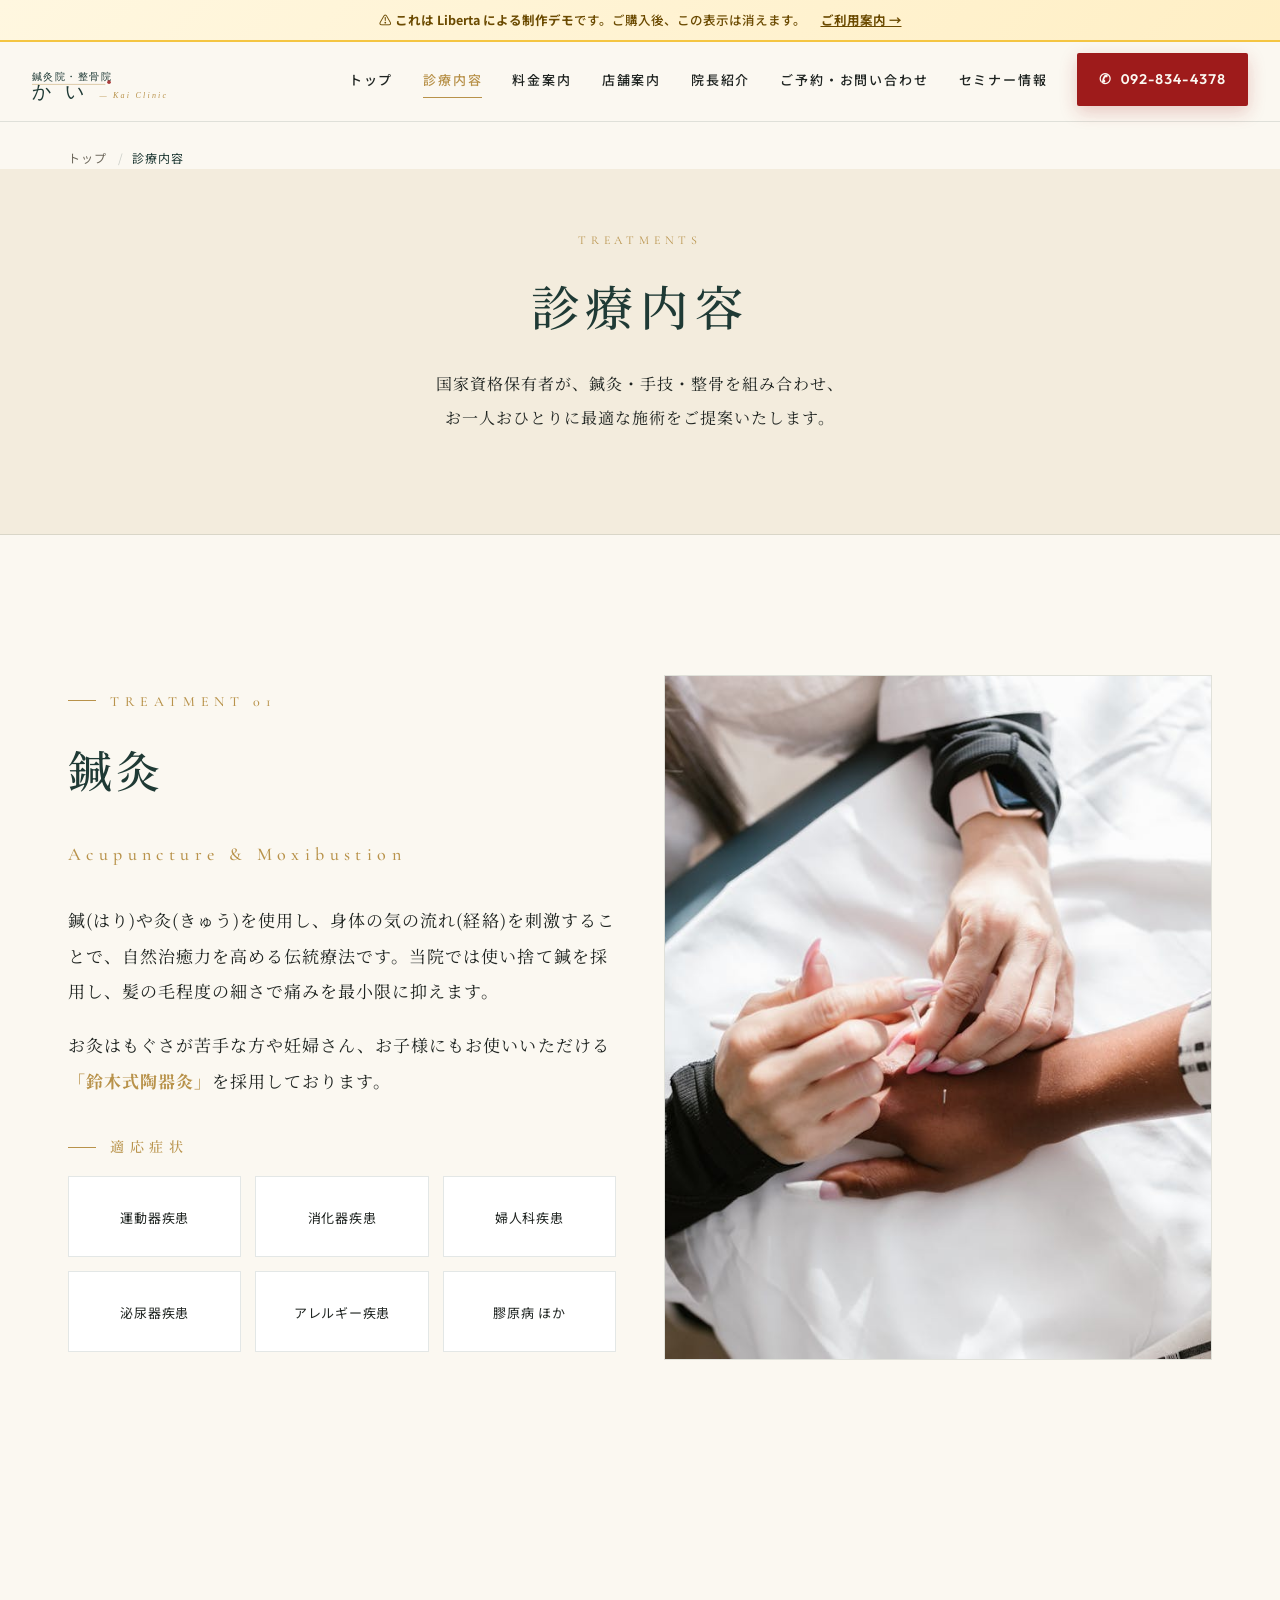
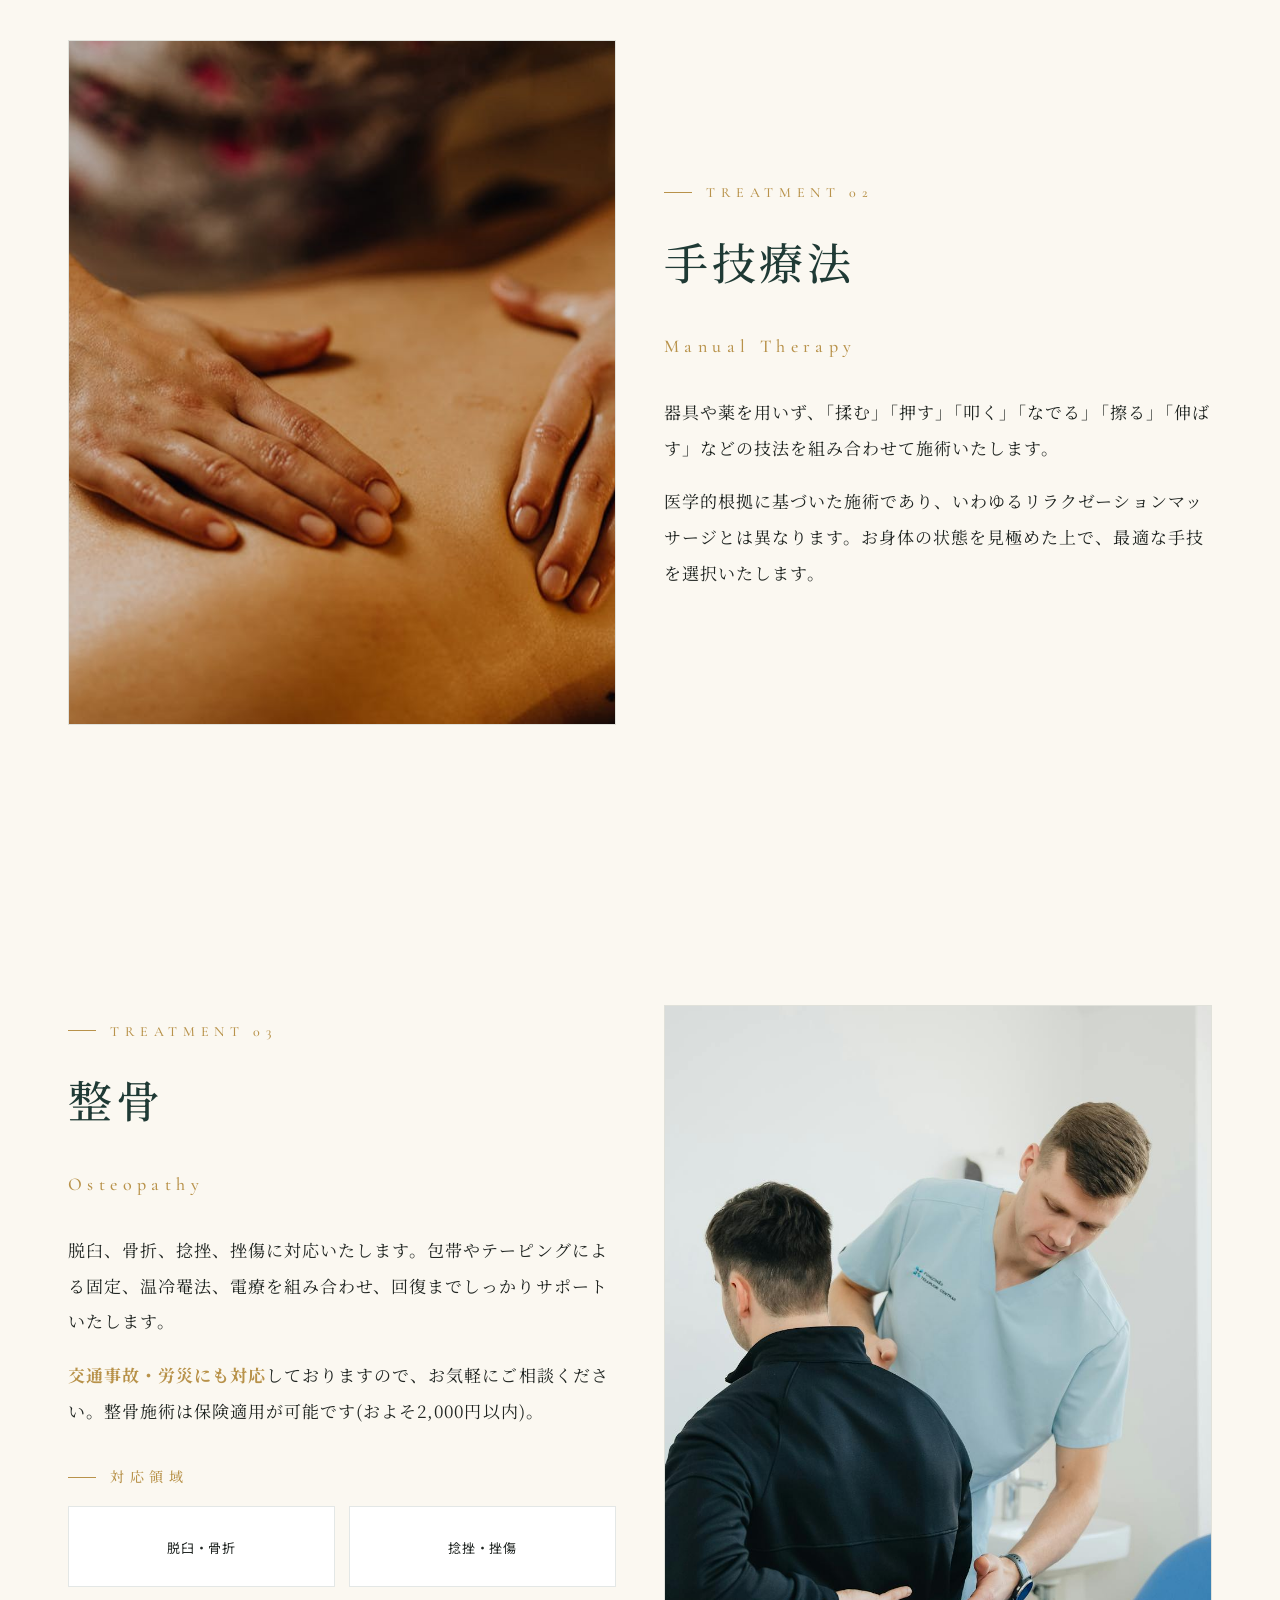
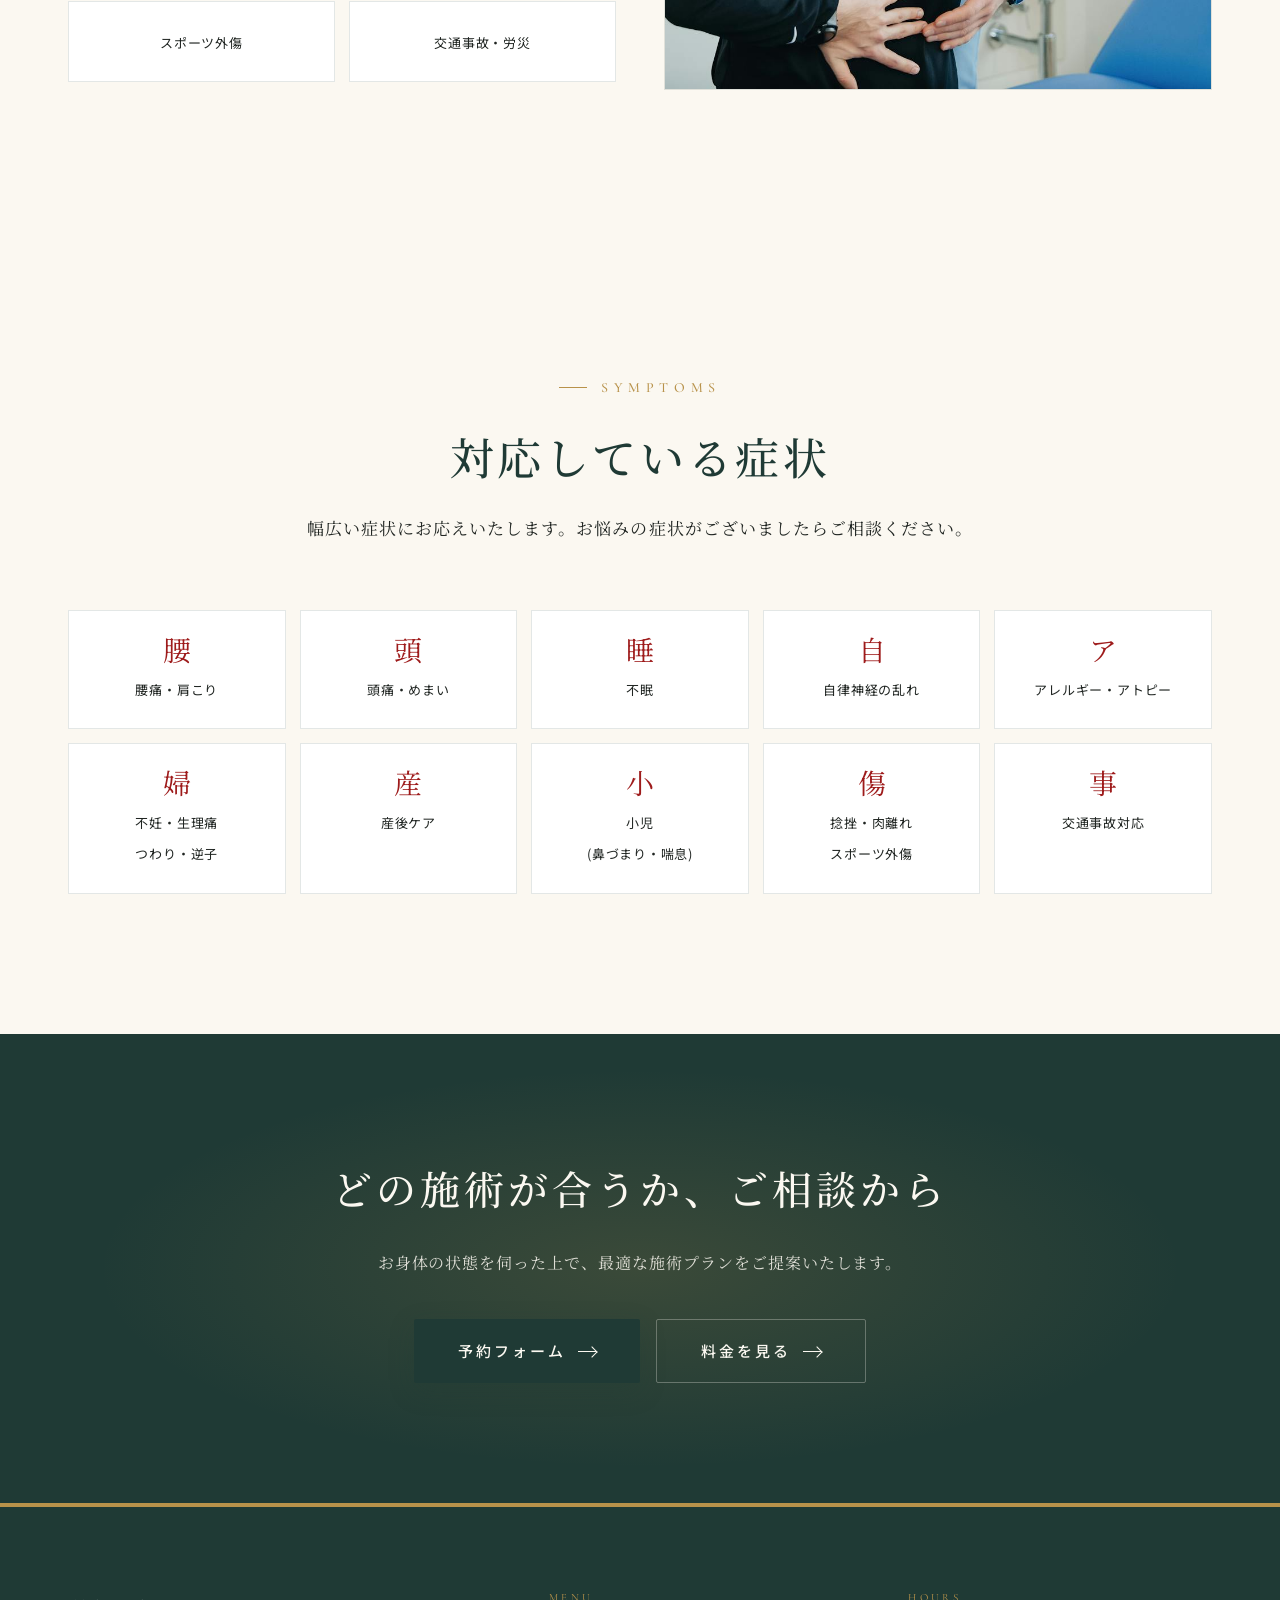
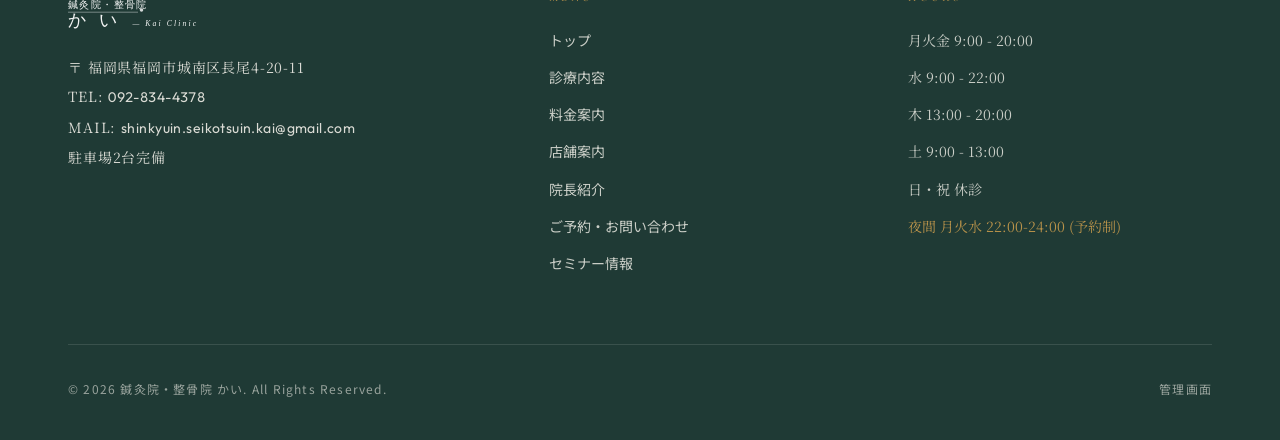
<file: services.html>
<!DOCTYPE html>
<html lang="ja">
<head>
  <meta charset="UTF-8">
  <meta name="viewport" content="width=device-width, initial-scale=1.0">
  <title>診療内容｜鍼灸院・整骨院 かい</title>
  <meta name="description" content="鍼灸院・整骨院 かい の診療内容。鍼灸(鈴木式陶器灸採用)・手技療法・整骨。腰痛肩こり・自律神経・不妊・小児・交通事故まで幅広く対応。">
  <meta name="theme-color" content="#0e0e10">
  <link rel="icon" href="/images/logo-placeholder.svg" type="image/svg+xml">
  <link rel="preconnect" href="https://fonts.googleapis.com">
  <link rel="preconnect" href="https://fonts.gstatic.com" crossorigin>
  <link href="https://fonts.googleapis.com/css2?family=Cormorant+Garamond:ital,wght@0,400;0,500;1,400&family=Noto+Sans+JP:wght@400;500;700&family=Outfit:wght@400;500;600;700&family=Noto+Serif+JP:wght@400;500;600&display=swap" rel="stylesheet">
  <link rel="stylesheet" href="/css/style.css">
  <script src="/assets/state-checker.js" defer></script>
</head>
<body>
<div id="liberta-demo-banner">
  &#9888;&#65039; <strong>これは Liberta による制作デモ</strong>です。ご購入後、この表示は消えます。
  <a href="https://libertahp.netlify.app/guide.html?ref=kai-shinkyuin" target="_blank" rel="noopener">ご利用案内 →</a>
</div>

<header class="site-header">
  <div class="site-header__inner">
    <a href="/" class="brand"><img class="brand-logo-img" src="/images/logo-placeholder.svg" alt="鍼灸院・整骨院 かい" data-edit-src="logo_main"></a>
    <nav class="nav" aria-label="メインナビゲーション">
      <ul class="nav__list">
        <li><a class="nav__link" href="/">トップ</a></li>
        <li><a class="nav__link" href="/services.html" aria-current="page">診療内容</a></li>
        <li><a class="nav__link" href="/price.html">料金案内</a></li>
        <li><a class="nav__link" href="/access.html">店舗案内</a></li>
        <li><a class="nav__link" href="/about.html">院長紹介</a></li>
        <li><a class="nav__link" href="/contact.html">ご予約・お問い合わせ</a></li>
        <li><a class="nav__link" href="/seminar.html">セミナー情報</a></li>
      </ul>
      <a class="nav__cta" href="tel:0928344378">092-834-4378</a>
    </nav>
    <button class="hamburger" aria-label="メニューを開く" aria-expanded="false"><span></span><span></span><span></span></button>
  </div>
</header>

<nav class="breadcrumb" aria-label="パンくず">
  <div class="container">
    <ol>
      <li><a href="/">トップ</a></li>
      <li aria-current="page">診療内容</li>
    </ol>
  </div>
</nav>

<header class="page-hero">
  <div class="container-narrow">
    <div class="page-hero__sub">Treatments</div>
    <h1 class="page-hero__title">診療内容</h1>
    <p class="page-hero__lead">国家資格保有者が、鍼灸・手技・整骨を組み合わせ、<br>お一人おひとりに最適な施術をご提案いたします。</p>
  </div>
</header>

<!-- SHINKYU -->
<section id="shinkyu" class="section">
  <div class="container">
    <div class="grid-2 fade-in" style="align-items:center;">
      <div>
        <span class="eyebrow">Treatment 01</span>
        <h2 class="title-jp">鍼灸<br><span style="font-family:var(--f-en); color:var(--c-gold); font-size:18px; letter-spacing:0.3em;">Acupuncture & Moxibustion</span></h2>
        <p class="lead" style="margin-top:24px;">
          鍼(はり)や灸(きゅう)を使用し、身体の気の流れ(経絡)を刺激することで、自然治癒力を高める伝統療法です。当院では使い捨て鍼を採用し、髪の毛程度の細さで痛みを最小限に抑えます。
        </p>
        <p class="lead" style="margin-top:18px;">
          お灸はもぐさが苦手な方や妊婦さん、お子様にもお使いいただける<strong style="color:var(--c-gold);">「鈴木式陶器灸」</strong>を採用しております。
        </p>
        <div style="margin-top:32px;">
          <span class="eyebrow" style="margin-bottom:14px;">適応症状</span>
          <div class="symptoms" style="grid-template-columns: repeat(3, 1fr);">
            <div class="symptom"><span class="symptom__label">運動器疾患</span></div>
            <div class="symptom"><span class="symptom__label">消化器疾患</span></div>
            <div class="symptom"><span class="symptom__label">婦人科疾患</span></div>
            <div class="symptom"><span class="symptom__label">泌尿器疾患</span></div>
            <div class="symptom"><span class="symptom__label">アレルギー疾患</span></div>
            <div class="symptom"><span class="symptom__label">膠原病 ほか</span></div>
          </div>
        </div>
      </div>
      <div>
        <img src="/images/service-shinkyu.jpg" alt="鍼灸の施術" data-edit-src="service_shinkyu" onerror="this.style.display='none'" style="width:100%; aspect-ratio:4/5; object-fit:cover; border:1px solid var(--c-line);">
      </div>
    </div>
  </div>
</section>

<!-- SHUGI -->
<section id="shugi" class="section section--ink-2">
  <div class="container">
    <div class="grid-2 fade-in" style="align-items:center; direction:rtl;">
      <div style="direction:ltr;">
        <span class="eyebrow">Treatment 02</span>
        <h2 class="title-jp">手技療法<br><span style="font-family:var(--f-en); color:var(--c-gold); font-size:18px; letter-spacing:0.3em;">Manual Therapy</span></h2>
        <p class="lead" style="margin-top:24px;">
          器具や薬を用いず、「揉む」「押す」「叩く」「なでる」「擦る」「伸ばす」などの技法を組み合わせて施術いたします。
        </p>
        <p class="lead" style="margin-top:18px;">
          医学的根拠に基づいた施術であり、いわゆるリラクゼーションマッサージとは異なります。お身体の状態を見極めた上で、最適な手技を選択いたします。
        </p>
      </div>
      <div style="direction:ltr;">
        <img src="/images/service-shugi.jpg" alt="手技療法" data-edit-src="service_shugi" onerror="this.style.display='none'" style="width:100%; aspect-ratio:4/5; object-fit:cover; border:1px solid var(--c-line);">
      </div>
    </div>
  </div>
</section>

<!-- SEIKOTSU -->
<section id="seikotsu" class="section">
  <div class="container">
    <div class="grid-2 fade-in" style="align-items:center;">
      <div>
        <span class="eyebrow">Treatment 03</span>
        <h2 class="title-jp">整骨<br><span style="font-family:var(--f-en); color:var(--c-gold); font-size:18px; letter-spacing:0.3em;">Osteopathy</span></h2>
        <p class="lead" style="margin-top:24px;">
          脱臼、骨折、捻挫、挫傷に対応いたします。包帯やテーピングによる固定、温冷罨法、電療を組み合わせ、回復までしっかりサポートいたします。
        </p>
        <p class="lead" style="margin-top:18px;">
          <strong style="color:var(--c-gold);">交通事故・労災にも対応</strong>しておりますので、お気軽にご相談ください。整骨施術は保険適用が可能です(およそ2,000円以内)。
        </p>
        <div style="margin-top:32px;">
          <span class="eyebrow" style="margin-bottom:14px;">対応領域</span>
          <div class="symptoms" style="grid-template-columns: repeat(2, 1fr);">
            <div class="symptom"><span class="symptom__label">脱臼・骨折</span></div>
            <div class="symptom"><span class="symptom__label">捻挫・挫傷</span></div>
            <div class="symptom"><span class="symptom__label">スポーツ外傷</span></div>
            <div class="symptom"><span class="symptom__label">交通事故・労災</span></div>
          </div>
        </div>
      </div>
      <div>
        <img src="/images/service-seikotsu.jpg" alt="整骨" data-edit-src="service_seikotsu" onerror="this.style.display='none'" style="width:100%; aspect-ratio:4/5; object-fit:cover; border:1px solid var(--c-line);">
      </div>
    </div>
  </div>
</section>

<!-- SYMPTOMS WIDE -->
<section class="section section--ink-3">
  <div class="container">
    <div class="section-head fade-in">
      <span class="eyebrow">Symptoms</span>
      <h2 class="title-jp">対応している症状</h2>
      <p class="lead">幅広い症状にお応えいたします。お悩みの症状がございましたらご相談ください。</p>
    </div>
    <div class="symptoms fade-in">
      <div class="symptom"><span class="symptom__icon">腰</span><span class="symptom__label">腰痛・肩こり</span></div>
      <div class="symptom"><span class="symptom__icon">頭</span><span class="symptom__label">頭痛・めまい</span></div>
      <div class="symptom"><span class="symptom__icon">睡</span><span class="symptom__label">不眠</span></div>
      <div class="symptom"><span class="symptom__icon">自</span><span class="symptom__label">自律神経の乱れ</span></div>
      <div class="symptom"><span class="symptom__icon">ア</span><span class="symptom__label">アレルギー・アトピー</span></div>
      <div class="symptom"><span class="symptom__icon">婦</span><span class="symptom__label">不妊・生理痛<br>つわり・逆子</span></div>
      <div class="symptom"><span class="symptom__icon">産</span><span class="symptom__label">産後ケア</span></div>
      <div class="symptom"><span class="symptom__icon">小</span><span class="symptom__label">小児<br>(鼻づまり・喘息)</span></div>
      <div class="symptom"><span class="symptom__icon">傷</span><span class="symptom__label">捻挫・肉離れ<br>スポーツ外傷</span></div>
      <div class="symptom"><span class="symptom__icon">事</span><span class="symptom__label">交通事故対応</span></div>
    </div>
  </div>
</section>

<!-- CTA -->
<section class="cta-block">
  <div class="cta-block__inner fade-in">
    <h2 class="cta-block__title">どの施術が合うか、ご相談から</h2>
    <p class="cta-block__lead">お身体の状態を伺った上で、最適な施術プランをご提案いたします。</p>
    <div class="cta-block__buttons">
      <a href="/contact.html" class="btn btn--primary btn--lg">予約フォーム <span class="arrow"></span></a>
      <a href="/price.html" class="btn btn--ghost btn--lg">料金を見る <span class="arrow"></span></a>
    </div>
  </div>
</section>

<footer class="site-footer">
  <div class="container">
    <div class="site-footer__top">
      <div class="site-footer__brand">
        <div class="brand"><img class="brand-logo-img" src="/images/logo-placeholder.svg" alt="鍼灸院・整骨院 かい" data-edit-src="logo_main" style="height:42px;"></div>
        <div class="site-footer__addr">
          〒 福岡県福岡市城南区長尾4-20-11<br>
          TEL: <a href="tel:0928344378">092-834-4378</a><br>
          MAIL: <a href="mailto:shinkyuin.seikotsuin.kai@gmail.com">shinkyuin.seikotsuin.kai@gmail.com</a><br>
          駐車場2台完備
        </div>
      </div>
      <div>
        <div class="site-footer__heading">Menu</div>
        <ul class="site-footer__list">
          <li><a href="/">トップ</a></li>
          <li><a href="/services.html">診療内容</a></li>
          <li><a href="/price.html">料金案内</a></li>
          <li><a href="/access.html">店舗案内</a></li>
          <li><a href="/about.html">院長紹介</a></li>
          <li><a href="/contact.html">ご予約・お問い合わせ</a></li>
          <li><a href="/seminar.html">セミナー情報</a></li>
        </ul>
      </div>
      <div>
        <div class="site-footer__heading">Hours</div>
        <ul class="site-footer__list" style="font-family:var(--f-mincho);">
          <li>月火金 9:00 - 20:00</li>
          <li>水 9:00 - 22:00</li>
          <li>木 13:00 - 20:00</li>
          <li>土 9:00 - 13:00</li>
          <li>日・祝 休診</li>
          <li style="color:var(--c-gold); margin-top:10px;">夜間 月火水 22:00-24:00 (予約制)</li>
        </ul>
      </div>
    </div>
    <div class="site-footer__bottom">
      <div>© <span data-year>2026</span> 鍼灸院・整骨院 かい. All Rights Reserved.</div>
      <div><a href="/admin/" target="_blank" rel="noopener">管理画面</a></div>
    </div>
  </div>
</footer>

<div class="mobile-cta">
  <a href="tel:0928344378" class="mobile-cta__btn">📞 電話</a>
  <a href="/contact.html" class="mobile-cta__btn">ご予約</a>
</div>

<script src="/js/main.js" defer></script>
<!-- Cloudflare Web Analytics (admin-aware) -->
<script>
(function(){
  try {
    var params = new URLSearchParams(location.search);
    if (params.get('liberta_admin') === 'on') {
      localStorage.setItem('liberta_admin', 'true');
      console.log('[Liberta Admin] beacon disabled for this domain');
    }
    if (params.get('liberta_admin') === 'off') {
      localStorage.removeItem('liberta_admin');
      console.log('[Liberta Admin] beacon re-enabled for this domain');
    }
    if (localStorage.getItem('liberta_admin') === 'true') { return; }
  } catch(e) {}
  var s = document.createElement('script');
  s.defer = true;
  s.src = 'https://static.cloudflareinsights.com/beacon.min.js';
  s.setAttribute('data-cf-beacon', '{"token": "78677a880dd8474abbb5e636417bd651"}');
  document.body.appendChild(s);
})();
</script>
<!-- End Cloudflare Web Analytics -->
</body>
</html>
</file>
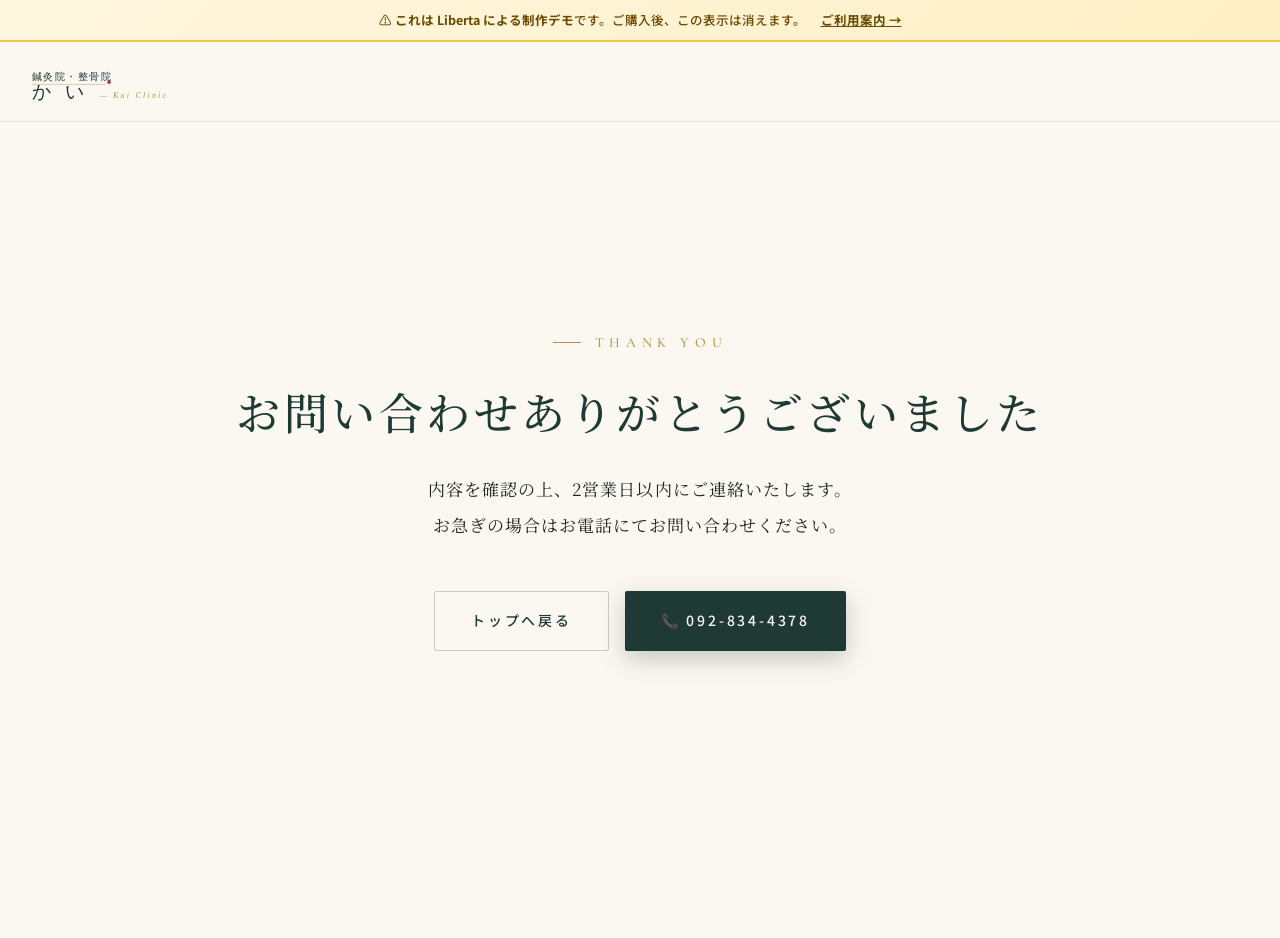
<file: thanks.html>
<!DOCTYPE html>
<html lang="ja">
<head>
  <meta charset="UTF-8">
  <meta name="viewport" content="width=device-width, initial-scale=1.0">
  <title>送信完了｜鍼灸院・整骨院 かい</title>
  <meta name="robots" content="noindex">
  <link rel="icon" href="/images/logo-placeholder.svg" type="image/svg+xml">
  <link href="https://fonts.googleapis.com/css2?family=Cormorant+Garamond&family=Noto+Sans+JP:wght@400;500&family=Noto+Serif+JP:wght@400;500&family=Outfit:wght@400;500;600;700&display=swap" rel="stylesheet">
  <link rel="stylesheet" href="/css/style.css">
</head>
<body>
<div id="liberta-demo-banner">
  &#9888;&#65039; <strong>これは Liberta による制作デモ</strong>です。ご購入後、この表示は消えます。
  <a href="https://libertahp.netlify.app/guide.html?ref=kai-shinkyuin" target="_blank" rel="noopener">ご利用案内 →</a>
</div>
<header class="site-header">
  <div class="site-header__inner">
    <a href="/" class="brand"><img class="brand-logo-img" src="/images/logo-placeholder.svg" alt="鍼灸院・整骨院 かい"></a>
  </div>
</header>
<section class="section" style="min-height:100svh; display:flex; align-items:center; padding-top:140px;">
  <div class="container-narrow" style="text-align:center;">
    <span class="eyebrow">Thank you</span>
    <h1 class="title-jp">お問い合わせありがとうございました</h1>
    <p class="lead" style="margin-top:24px;">
      内容を確認の上、2営業日以内にご連絡いたします。<br>
      お急ぎの場合はお電話にてお問い合わせください。
    </p>
    <div style="margin-top:48px; display:flex; flex-wrap:wrap; justify-content:center; gap:16px;">
      <a href="/" class="btn btn--ghost">トップへ戻る</a>
      <a href="tel:0928344378" class="btn btn--primary">📞 092-834-4378</a>
    </div>
  </div>
</section>
<!-- Cloudflare Web Analytics (admin-aware) -->
<script>
(function(){
  try {
    var params = new URLSearchParams(location.search);
    if (params.get('liberta_admin') === 'on') {
      localStorage.setItem('liberta_admin', 'true');
      console.log('[Liberta Admin] beacon disabled for this domain');
    }
    if (params.get('liberta_admin') === 'off') {
      localStorage.removeItem('liberta_admin');
      console.log('[Liberta Admin] beacon re-enabled for this domain');
    }
    if (localStorage.getItem('liberta_admin') === 'true') { return; }
  } catch(e) {}
  var s = document.createElement('script');
  s.defer = true;
  s.src = 'https://static.cloudflareinsights.com/beacon.min.js';
  s.setAttribute('data-cf-beacon', '{"token": "78677a880dd8474abbb5e636417bd651"}');
  document.body.appendChild(s);
})();
</script>
<!-- End Cloudflare Web Analytics -->
</body>
</html>
</file>
<file: css/style.css>
/* ============== Liberta デモバナー(LIVE時は state-checker.js が削除) ============== */
#liberta-demo-banner {
  position: fixed; top: 0; left: 0; right: 0; z-index: 1000;
  background: linear-gradient(135deg, #fff7e0 0%, #ffefc5 100%);
  color: #6b4a00; padding: 8px 16px;
  font-size: 12.5px; text-align: center;
  border-bottom: 2px solid #f4c542;
  font-weight: 500;
}
#liberta-demo-banner a { color: #6b4a00; font-weight: 700; text-decoration: underline; margin-left: 12px; }
body:not(.is-live) { padding-top: 38px; }
body:not(.is-live) .site-header { top: 38px; }
@media (max-width: 720px) {
  #liberta-demo-banner { font-size: 11px; padding: 6px 10px; line-height: 1.5; }
  #liberta-demo-banner a { margin-left: 0; display: inline-block; }
  body:not(.is-live) { padding-top: 58px; }
  body:not(.is-live) .site-header { top: 58px; }
}

/* ============================================
   鍼灸院・整骨院 かい — Light Premium
   設計: 真珠白×深緑×ダークゴールド×朱差し
   ============================================ */

/* ---------- TOKENS ---------- */
:root {
  /* Color */
  --c-paper:     #fbf8f1;       /* 上質な真珠ベージュ(ベース) */
  --c-paper-2:   #ffffff;       /* 純白(セクション交互) */
  --c-paper-3:   #f3ecdd;       /* 暖色アイボリー */
  --c-ivory:     #efe7d4;       /* 沈んだベージュ */
  --c-line:      rgba(31, 58, 53, 0.12);
  --c-line-2:    rgba(31, 58, 53, 0.22);

  --c-ink:       #1f2421;       /* メイン文字(ほぼ黒) */
  --c-mute:      #6b665a;       /* サブ文字 */
  --c-mute-2:    #948e80;

  --c-green:     #1f3a35;       /* 深緑(既存HPに寄せた基調) */
  --c-green-2:   #2d5a4e;       /* 中緑 */
  --c-green-light:#3d7567;
  --c-gold:      #b8924a;       /* ダークゴールド */
  --c-gold-dim:  #8a6e38;
  --c-vermilion: #9e1b1b;       /* 朱赤(控えめCTA等) */
  --c-vermilion-bright: #b62929;

  /* Typography */
  --f-mincho: "Noto Serif JP", "Yu Mincho", "游明朝", "YuMincho", serif;
  --f-gothic: "Noto Sans JP", "Hiragino Sans", "ヒラギノ角ゴシック", "Yu Gothic", sans-serif;
  --f-en:     "Cormorant Garamond", "Noto Serif JP", serif;
  --f-num:    "Outfit", "Helvetica Neue", "Arial", "Noto Sans JP", sans-serif;

  /* Layout */
  --container: 1200px;
  --container-narrow: 880px;
  --header-h: 84px;
  --radius: 4px;
  --shadow-1: 0 12px 36px rgba(31, 58, 53, 0.10);
  --shadow-soft: 0 2px 12px rgba(31, 58, 53, 0.06);

  --ease-out: cubic-bezier(0.22, 1, 0.36, 1);
  --t-base: 320ms;
}

/* ---------- RESET ---------- */
*, *::before, *::after { box-sizing: border-box; }
html { scroll-behavior: smooth; -webkit-text-size-adjust: 100%; }
body {
  margin: 0;
  padding: 0;
  font-family: var(--f-gothic);
  font-weight: 400;
  font-size: 16px;
  line-height: 1.95;
  color: var(--c-ink);
  background: var(--c-paper);
  -webkit-font-smoothing: antialiased;
  text-rendering: optimizeLegibility;
  overflow-x: hidden;
}
img { max-width: 100%; height: auto; display: block; }
a { color: inherit; text-decoration: none; transition: color var(--t-base) var(--ease-out); }
a:hover { color: var(--c-gold-dim); }
button { font: inherit; cursor: pointer; border: none; background: none; color: inherit; }
ul, ol { padding: 0; margin: 0; list-style: none; }
h1, h2, h3, h4, h5, h6 { margin: 0; font-weight: 500; line-height: 1.55; }
p { margin: 0; }
hr { border: 0; border-top: 1px solid var(--c-line); margin: 0; }

/* ---------- TYPOGRAPHY UTILITIES ---------- */
.font-mincho { font-family: var(--f-mincho); }
.font-en { font-family: var(--f-en); letter-spacing: 0.04em; font-style: italic; }
.num { font-family: var(--f-num); font-feature-settings: "tnum" 1, "lnum" 1; font-variant-numeric: lining-nums tabular-nums; letter-spacing: 0.02em; }

.eyebrow {
  font-family: var(--f-en);
  font-size: 14px;
  letter-spacing: 0.4em;
  color: var(--c-gold);
  text-transform: uppercase;
  display: inline-block;
  margin-bottom: 18px;
  font-style: normal;
  font-weight: 500;
}
.eyebrow::before {
  content: "";
  display: inline-block;
  width: 28px;
  height: 1px;
  background: var(--c-gold);
  vertical-align: middle;
  margin-right: 14px;
  margin-bottom: 4px;
}

.title-jp {
  font-family: var(--f-mincho);
  font-weight: 500;
  font-size: clamp(28px, 4vw, 44px);
  line-height: 1.65;
  letter-spacing: 0.08em;
  color: var(--c-green);
}
.title-jp .accent { color: var(--c-vermilion); font-style: normal; }

.lead {
  font-family: var(--f-mincho);
  font-size: 17px;
  line-height: 2.1;
  letter-spacing: 0.06em;
  color: var(--c-ink);
}

/* ---------- LAYOUT ---------- */
.container { max-width: var(--container); margin: 0 auto; padding: 0 28px; }
.container-narrow { max-width: var(--container-narrow); margin: 0 auto; padding: 0 28px; }
.section { padding: clamp(80px, 11vw, 140px) 0; position: relative; }
.section--paper-2 { background: var(--c-paper-2); }
.section--paper-3 { background: var(--c-paper-3); }
.section--ivory { background: var(--c-ivory); }
.section--green { background: var(--c-green); color: var(--c-paper); }
.section--green .title-jp { color: var(--c-paper); }
.section--green .lead { color: rgba(251, 248, 241, 0.85); }
.section--green .eyebrow { color: var(--c-gold); }

.section-head { text-align: center; margin-bottom: 64px; }
.section-head .lead { margin-top: 18px; }

/* ---------- HEADER ---------- */
.site-header {
  position: fixed;
  top: 0; left: 0; right: 0;
  z-index: 100;
  height: var(--header-h);
  background: rgba(251, 248, 241, 0.92);
  backdrop-filter: blur(14px);
  -webkit-backdrop-filter: blur(14px);
  border-bottom: 1px solid var(--c-line);
  transition: background var(--t-base) var(--ease-out), box-shadow var(--t-base) var(--ease-out);
}
.site-header.is-scrolled {
  background: rgba(251, 248, 241, 0.98);
  box-shadow: var(--shadow-soft);
}
.site-header__inner {
  height: 100%;
  display: flex;
  align-items: center;
  justify-content: space-between;
  padding: 0 32px;
  max-width: 1480px;
  margin: 0 auto;
  gap: 24px;
}
.brand {
  display: flex;
  align-items: center;
  gap: 14px;
  flex-shrink: 0;
}
.brand-logo-img {
  height: 44px;
  width: auto;
}

.nav { display: flex; align-items: center; gap: 0; }
.nav__list { display: flex; align-items: center; gap: 2px; }
.nav__link {
  display: inline-block;
  padding: 10px 14px;
  font-size: 13px;
  letter-spacing: 0.14em;
  color: var(--c-ink);
  position: relative;
  font-weight: 500;
  white-space: nowrap;
}
.nav__link[aria-current="page"] { color: var(--c-gold); }
.nav__link[aria-current="page"]::after {
  content: "";
  position: absolute;
  left: 14px; right: 14px; bottom: 4px;
  height: 1px; background: var(--c-gold);
}
.nav__link:hover { color: var(--c-green); }
.nav__link:not([aria-current="page"]):hover::after {
  content: "";
  position: absolute;
  left: 14px; right: 14px; bottom: 4px;
  height: 1px; background: var(--c-green);
}
.nav__cta {
  margin-left: 16px;
  padding: 13px 22px;
  font-family: var(--f-num);
  font-feature-settings: "tnum" 1, "lnum" 1;
  font-variant-numeric: lining-nums tabular-nums;
  font-size: 14px;
  letter-spacing: 0.08em;
  color: var(--c-paper);
  background: var(--c-vermilion);
  border-radius: 2px;
  display: inline-flex;
  align-items: center;
  gap: 8px;
  font-weight: 600;
  transition: all var(--t-base) var(--ease-out);
  white-space: nowrap;
  box-shadow: 0 6px 18px rgba(158, 27, 27, 0.22);
}
.nav__cta:hover { background: var(--c-vermilion-bright); color: var(--c-paper); transform: translateY(-1px); box-shadow: 0 10px 24px rgba(158, 27, 27, 0.32); }
.nav__cta::before { content: "✆"; font-size: 14px; }

/* Hamburger */
.hamburger {
  display: none;
  width: 44px; height: 44px;
  position: relative;
  z-index: 110;
}
.hamburger span {
  position: absolute;
  left: 10px; right: 10px;
  height: 1.5px;
  background: var(--c-green);
  transition: transform var(--t-base) var(--ease-out), top var(--t-base) var(--ease-out), opacity 200ms;
}
.hamburger span:nth-child(1) { top: 16px; }
.hamburger span:nth-child(2) { top: 22px; }
.hamburger span:nth-child(3) { top: 28px; }
.hamburger.is-active span:nth-child(1) { top: 22px; transform: rotate(45deg); }
.hamburger.is-active span:nth-child(2) { opacity: 0; }
.hamburger.is-active span:nth-child(3) { top: 22px; transform: rotate(-45deg); }

/* ---------- HERO ---------- */
.hero {
  position: relative;
  min-height: 100svh;
  display: flex;
  align-items: center;
  padding-top: var(--header-h);
  overflow: hidden;
  background: var(--c-paper);
}
.hero__bg {
  position: absolute; inset: 0;
  z-index: 0;
}
.hero__bg img {
  width: 100%; height: 100%;
  object-fit: cover;
  object-position: center;
  opacity: 0.35;
  filter: saturate(0.85) contrast(1.02);
}
.hero__bg::after {
  content: "";
  position: absolute; inset: 0;
  background:
    linear-gradient(180deg, rgba(251, 248, 241, 0.2) 0%, rgba(251, 248, 241, 0.65) 50%, var(--c-paper) 100%),
    linear-gradient(90deg, rgba(31, 58, 53, 0.06), transparent 50%);
}
.hero__inner {
  position: relative;
  z-index: 1;
  max-width: 1100px;
  width: 100%;
  margin: 0 auto;
  padding: 60px 32px;
}
.hero__catch {
  font-family: var(--f-mincho);
  font-weight: 400;
  font-size: clamp(32px, 5.6vw, 60px);
  line-height: 1.7;
  letter-spacing: 0.1em;
  color: var(--c-green);
  margin-bottom: 36px;
}
.hero__catch .quote {
  color: var(--c-vermilion);
  font-style: normal;
}
.hero__catch .br-quiet {
  display: block;
  height: 8px;
}
.hero__lead {
  font-family: var(--f-mincho);
  font-size: clamp(15px, 1.6vw, 18px);
  line-height: 2.2;
  color: var(--c-ink);
  letter-spacing: 0.08em;
  max-width: 640px;
  margin-bottom: 48px;
}
.hero__cta {
  display: flex;
  flex-wrap: wrap;
  gap: 16px;
}
.hero__meta {
  margin-top: 56px;
  display: flex;
  flex-wrap: wrap;
  gap: 32px 48px;
  font-size: 13px;
  color: var(--c-mute);
  letter-spacing: 0.12em;
  border-top: 1px solid var(--c-line);
  padding-top: 28px;
}
.hero__meta .label {
  display: block;
  font-family: var(--f-en);
  font-size: 10px;
  letter-spacing: 0.3em;
  color: var(--c-gold);
  text-transform: uppercase;
  margin-bottom: 6px;
}
.hero__meta .value {
  font-family: var(--f-num);
  font-feature-settings: "tnum" 1, "lnum" 1;
  font-variant-numeric: lining-nums tabular-nums;
  font-size: 16px;
  color: var(--c-ink);
  letter-spacing: 0.04em;
  font-weight: 500;
}

.scroll-indicator {
  position: absolute;
  bottom: 32px;
  left: 50%;
  transform: translateX(-50%);
  z-index: 2;
  font-family: var(--f-en);
  font-size: 10px;
  letter-spacing: 0.3em;
  color: var(--c-mute);
  text-transform: uppercase;
  display: flex;
  align-items: center;
  flex-direction: column;
  gap: 8px;
}
.scroll-indicator::after {
  content: "";
  width: 1px; height: 50px;
  background: linear-gradient(180deg, var(--c-mute), transparent);
  animation: scrollLine 2.5s ease-in-out infinite;
}
@keyframes scrollLine {
  0% { transform: scaleY(0.2); transform-origin: top; }
  50% { transform: scaleY(1); transform-origin: top; }
  51% { transform: scaleY(1); transform-origin: bottom; }
  100% { transform: scaleY(0); transform-origin: bottom; }
}

/* ---------- BUTTONS ---------- */
.btn {
  display: inline-flex;
  align-items: center;
  justify-content: center;
  gap: 12px;
  min-height: 60px;
  padding: 0 36px;
  font-family: var(--f-gothic);
  font-size: 14px;
  letter-spacing: 0.2em;
  font-weight: 500;
  border-radius: 2px;
  transition: all var(--t-base) var(--ease-out);
  position: relative;
  overflow: hidden;
}
.btn--primary {
  background: var(--c-green);
  color: var(--c-paper);
  box-shadow: 0 8px 24px rgba(31, 58, 53, 0.25);
}
.btn--primary:hover {
  background: var(--c-green-2);
  color: var(--c-paper);
  transform: translateY(-2px);
  box-shadow: 0 12px 32px rgba(31, 58, 53, 0.35);
}
.btn--vermilion {
  background: var(--c-vermilion);
  color: var(--c-paper);
  box-shadow: 0 8px 24px rgba(158, 27, 27, 0.25);
}
.btn--vermilion:hover {
  background: var(--c-vermilion-bright);
  color: var(--c-paper);
  transform: translateY(-2px);
  box-shadow: 0 12px 32px rgba(158, 27, 27, 0.35);
}
.btn--ghost {
  background: transparent;
  color: var(--c-green);
  border: 1px solid var(--c-line-2);
}
.btn--ghost:hover {
  border-color: var(--c-green);
  color: var(--c-green);
  background: rgba(31, 58, 53, 0.04);
}
.btn--gold {
  background: var(--c-gold);
  color: var(--c-paper);
}
.btn--gold:hover {
  background: var(--c-gold-dim);
  color: var(--c-paper);
}
.section--green .btn--ghost { color: var(--c-paper); border-color: rgba(244, 241, 234, 0.25); }
.section--green .btn--ghost:hover { border-color: var(--c-gold); color: var(--c-gold); background: rgba(184, 146, 74, 0.06); }
.btn--lg { min-height: 64px; padding: 0 44px; font-size: 15px; }
.btn .arrow {
  display: inline-block;
  width: 18px; height: 1px;
  background: currentColor;
  position: relative;
  transition: transform var(--t-base) var(--ease-out);
}
.btn .arrow::after {
  content: "";
  position: absolute;
  right: 0; top: -3px;
  width: 8px; height: 8px;
  border-top: 1px solid currentColor;
  border-right: 1px solid currentColor;
  transform: rotate(45deg);
}
.btn:hover .arrow { transform: translateX(6px); }

/* ---------- CARDS / GRIDS ---------- */
.grid-3 {
  display: grid;
  grid-template-columns: repeat(3, 1fr);
  gap: 32px;
}
.grid-2 {
  display: grid;
  grid-template-columns: repeat(2, 1fr);
  gap: 48px;
}

.s-card {
  background: var(--c-paper-2);
  border: 1px solid var(--c-line);
  padding: 0;
  transition: all var(--t-base) var(--ease-out);
  display: flex;
  flex-direction: column;
  box-shadow: var(--shadow-soft);
}
.s-card:hover {
  border-color: var(--c-gold);
  transform: translateY(-4px);
  box-shadow: var(--shadow-1);
}
.s-card__img {
  aspect-ratio: 4/3;
  overflow: hidden;
  position: relative;
  background: var(--c-ivory);
}
.s-card__img img {
  width: 100%; height: 100%;
  object-fit: cover;
  transition: transform 800ms var(--ease-out);
}
.s-card:hover .s-card__img img { transform: scale(1.06); }
.s-card__body { padding: 36px 32px; flex: 1; display: flex; flex-direction: column; }
.s-card__sub {
  font-family: var(--f-en);
  font-size: 11px;
  letter-spacing: 0.3em;
  color: var(--c-gold);
  text-transform: uppercase;
  margin-bottom: 8px;
}
.s-card__title {
  font-family: var(--f-mincho);
  font-size: 26px;
  letter-spacing: 0.1em;
  color: var(--c-green);
  margin-bottom: 20px;
  position: relative;
  padding-bottom: 16px;
}
.s-card__title::after {
  content: "";
  position: absolute;
  left: 0; bottom: 0;
  width: 28px; height: 1px;
  background: var(--c-vermilion);
}
.s-card__lead {
  font-family: var(--f-mincho);
  font-size: 15px;
  line-height: 2.0;
  color: var(--c-mute);
  letter-spacing: 0.04em;
  flex: 1;
}
.s-card__tags {
  margin-top: 20px;
  display: flex;
  flex-wrap: wrap;
  gap: 6px 8px;
}
.s-card__tag {
  font-size: 11px;
  letter-spacing: 0.1em;
  color: var(--c-mute);
  border: 1px solid var(--c-line-2);
  padding: 4px 10px;
  border-radius: 2px;
}

/* ---------- FEATURE STRIP (qualifications) ---------- */
.features {
  display: grid;
  grid-template-columns: repeat(4, 1fr);
  gap: 1px;
  background: var(--c-line);
  border: 1px solid var(--c-line);
}
.feature {
  background: var(--c-paper-2);
  padding: 40px 24px;
  text-align: center;
}
.feature__num {
  font-family: var(--f-num);
  font-feature-settings: "tnum" 1, "lnum" 1;
  font-variant-numeric: lining-nums tabular-nums;
  font-size: 13px;
  color: var(--c-gold);
  letter-spacing: 0.25em;
  font-weight: 500;
  margin-bottom: 14px;
}
.feature__title {
  font-family: var(--f-mincho);
  font-size: 16px;
  letter-spacing: 0.06em;
  color: var(--c-green);
  line-height: 1.7;
}
.section--green .feature { background: rgba(255, 255, 255, 0.04); }
.section--green .feature__title { color: var(--c-paper); }

/* ---------- SYMPTOMS GRID ---------- */
.symptoms {
  display: grid;
  grid-template-columns: repeat(5, 1fr);
  gap: 14px;
}
.symptom {
  background: var(--c-paper-2);
  border: 1px solid var(--c-line);
  padding: 24px 12px;
  text-align: center;
  transition: all var(--t-base) var(--ease-out);
}
.symptom:hover {
  background: var(--c-paper-3);
  border-color: var(--c-vermilion);
  transform: translateY(-2px);
}
.symptom__icon {
  font-family: var(--f-mincho);
  font-size: 28px;
  color: var(--c-vermilion);
  display: block;
  margin-bottom: 10px;
  line-height: 1;
}
.symptom__label {
  font-size: 13px;
  letter-spacing: 0.06em;
  color: var(--c-ink);
  line-height: 1.6;
}

/* ---------- HOURS TABLE ---------- */
.hours-table {
  width: 100%;
  border-collapse: collapse;
  font-family: var(--f-mincho);
}
.hours-table th, .hours-table td {
  padding: 18px 16px;
  text-align: left;
  border-bottom: 1px solid var(--c-line);
  font-weight: 400;
  letter-spacing: 0.08em;
}
.hours-table th {
  width: 36%;
  color: var(--c-green);
  font-size: 14px;
}
.hours-table td {
  color: var(--c-ink);
  font-size: 17px;
  font-family: var(--f-num);
  font-feature-settings: "tnum" 1, "lnum" 1;
  font-variant-numeric: lining-nums tabular-nums;
  letter-spacing: 0.04em;
  font-weight: 500;
}
.section--green .hours-table th, .section--green .hours-table td { border-color: rgba(244, 241, 234, 0.15); }
.section--green .hours-table th { color: var(--c-gold); }
.section--green .hours-table td { color: var(--c-paper); }

/* ---------- PRICE TABLE ---------- */
.price-block { margin-bottom: 56px; }
.price-block__head {
  display: flex;
  align-items: baseline;
  gap: 18px;
  margin-bottom: 28px;
  padding-bottom: 16px;
  border-bottom: 1px solid var(--c-line);
}
.price-block__title {
  font-family: var(--f-mincho);
  font-size: 26px;
  letter-spacing: 0.1em;
  color: var(--c-green);
}
.price-block__sub {
  font-family: var(--f-en);
  font-size: 12px;
  letter-spacing: 0.3em;
  color: var(--c-gold);
  text-transform: uppercase;
}

.price-list { display: flex; flex-direction: column; }
.price-row {
  display: flex;
  justify-content: space-between;
  align-items: baseline;
  padding: 22px 4px;
  border-bottom: 1px dashed var(--c-line);
  gap: 20px;
}
.price-row__name {
  font-family: var(--f-mincho);
  font-size: 17px;
  letter-spacing: 0.06em;
  color: var(--c-ink);
}
.price-row__name small {
  display: block;
  font-family: var(--f-gothic);
  font-size: 12px;
  color: var(--c-mute);
  letter-spacing: 0.06em;
  margin-top: 4px;
  line-height: 1.6;
}
.price-row__amount {
  font-family: var(--f-num);
  font-feature-settings: "tnum" 1, "lnum" 1;
  font-variant-numeric: lining-nums tabular-nums;
  font-size: 26px;
  color: var(--c-vermilion);
  white-space: nowrap;
  letter-spacing: 0.02em;
  font-weight: 600;
  font-style: normal;
}
.price-row__amount .yen {
  font-family: var(--f-mincho);
  font-size: 15px;
  margin-right: 2px;
  font-weight: 500;
  vertical-align: 0.05em;
}

.price-note {
  margin-top: 24px;
  padding: 24px 28px;
  background: var(--c-paper-3);
  border-left: 3px solid var(--c-gold);
  font-size: 14px;
  line-height: 1.95;
  color: var(--c-ink);
  letter-spacing: 0.06em;
}

/* ---------- ABOUT / OWNER MESSAGE ---------- */
.owner {
  display: grid;
  grid-template-columns: 0.9fr 1.1fr;
  gap: 72px;
  align-items: center;
}
.owner__photo {
  position: relative;
}
.owner__photo img {
  width: 100%;
  aspect-ratio: 3/4;
  object-fit: cover;
  filter: grayscale(0.05);
}
.owner__photo::before {
  content: "";
  position: absolute;
  top: 24px; left: 24px; right: -24px; bottom: -24px;
  border: 1px solid var(--c-gold);
  z-index: -1;
}
.owner__body { }
.owner__name {
  font-family: var(--f-mincho);
  font-size: 32px;
  letter-spacing: 0.12em;
  color: var(--c-green);
  margin-bottom: 6px;
}
.owner__name-en {
  font-family: var(--f-en);
  font-size: 13px;
  letter-spacing: 0.3em;
  color: var(--c-gold);
  text-transform: uppercase;
  margin-bottom: 32px;
  display: block;
}
.owner__msg {
  font-family: var(--f-mincho);
  font-size: 17px;
  line-height: 2.3;
  color: var(--c-ink);
  letter-spacing: 0.06em;
  white-space: pre-wrap;
}

/* ---------- FAQ ---------- */
.faq-list { max-width: 880px; margin: 0 auto; }
.faq-item {
  border-bottom: 1px solid var(--c-line);
}
.faq-item__q {
  display: flex;
  align-items: center;
  justify-content: space-between;
  gap: 18px;
  padding: 28px 12px;
  font-family: var(--f-mincho);
  font-size: 17px;
  letter-spacing: 0.06em;
  color: var(--c-ink);
  text-align: left;
  width: 100%;
  transition: color var(--t-base) var(--ease-out);
}
.faq-item__q:hover { color: var(--c-gold-dim); }
.faq-item__q-mark {
  font-family: var(--f-en);
  color: var(--c-vermilion);
  font-size: 22px;
  margin-right: 12px;
  font-style: normal;
}
.faq-item__icon {
  width: 18px; height: 18px;
  position: relative;
  flex-shrink: 0;
}
.faq-item__icon::before, .faq-item__icon::after {
  content: "";
  position: absolute;
  background: var(--c-gold);
  top: 50%; left: 50%;
  transform: translate(-50%, -50%);
}
.faq-item__icon::before { width: 14px; height: 1px; }
.faq-item__icon::after { width: 1px; height: 14px; transition: transform var(--t-base) var(--ease-out); }
.faq-item.is-open .faq-item__icon::after { transform: translate(-50%, -50%) rotate(90deg); opacity: 0; }
.faq-item__a {
  max-height: 0;
  overflow: hidden;
  transition: max-height 400ms var(--ease-out);
}
.faq-item__a-inner {
  padding: 0 12px 28px 48px;
  font-size: 15px;
  line-height: 2.0;
  color: var(--c-mute);
  letter-spacing: 0.04em;
}

/* ---------- VOICES ---------- */
.voices { display: grid; grid-template-columns: repeat(3, 1fr); gap: 28px; }
.voice {
  background: var(--c-paper-2);
  border: 1px solid var(--c-line);
  padding: 36px 32px;
  position: relative;
  box-shadow: var(--shadow-soft);
}
.voice::before {
  content: "“";
  position: absolute;
  top: 14px; left: 24px;
  font-family: var(--f-en);
  font-size: 64px;
  color: var(--c-vermilion);
  line-height: 1;
  font-style: normal;
}
.voice__text {
  font-family: var(--f-mincho);
  font-size: 15px;
  line-height: 2.0;
  color: var(--c-ink);
  letter-spacing: 0.04em;
  margin-top: 28px;
  margin-bottom: 24px;
}
.voice__meta {
  font-size: 12px;
  letter-spacing: 0.16em;
  color: var(--c-gold-dim);
  border-top: 1px solid var(--c-line);
  padding-top: 16px;
}

/* ---------- CTA BLOCK ---------- */
.cta-block {
  position: relative;
  padding: clamp(80px, 10vw, 120px) 0;
  text-align: center;
  background: var(--c-green);
  color: var(--c-paper);
  overflow: hidden;
}
.cta-block::before {
  content: "";
  position: absolute; inset: 0;
  background:
    radial-gradient(ellipse at center, rgba(184, 146, 74, 0.18), transparent 60%);
}
.cta-block__inner { position: relative; z-index: 1; max-width: 720px; margin: 0 auto; padding: 0 28px; }
.cta-block__title {
  font-family: var(--f-mincho);
  font-size: clamp(28px, 4vw, 40px);
  letter-spacing: 0.1em;
  color: var(--c-paper);
  margin-bottom: 24px;
  line-height: 1.7;
}
.cta-block__lead {
  font-family: var(--f-mincho);
  font-size: 16px;
  color: rgba(251, 248, 241, 0.85);
  letter-spacing: 0.06em;
  margin-bottom: 40px;
  line-height: 2.1;
}
.cta-block__buttons {
  display: flex;
  justify-content: center;
  flex-wrap: wrap;
  gap: 16px;
}
.cta-block .btn--ghost { color: var(--c-paper); border-color: rgba(244, 241, 234, 0.3); }
.cta-block .btn--ghost:hover { color: var(--c-gold); border-color: var(--c-gold); }

/* ---------- CONTACT ROUTES ---------- */
.routes { display: grid; grid-template-columns: repeat(4, 1fr); gap: 18px; }
.route {
  background: var(--c-paper-2);
  border: 1px solid var(--c-line);
  padding: 36px 24px;
  text-align: center;
  display: flex;
  flex-direction: column;
  align-items: center;
  gap: 14px;
  transition: all var(--t-base) var(--ease-out);
  box-shadow: var(--shadow-soft);
}
.route:hover {
  background: var(--c-paper-3);
  border-color: var(--c-gold);
  color: var(--c-ink);
  transform: translateY(-3px);
}
.route__icon {
  width: 56px; height: 56px;
  border-radius: 50%;
  background: rgba(184, 146, 74, 0.12);
  display: inline-flex;
  align-items: center;
  justify-content: center;
  font-family: var(--f-en);
  font-size: 22px;
  color: var(--c-gold);
  font-style: normal;
}
.route__label {
  font-family: var(--f-en);
  font-size: 11px;
  letter-spacing: 0.3em;
  color: var(--c-gold);
  text-transform: uppercase;
}
.route__value {
  font-family: var(--f-num);
  font-feature-settings: "tnum" 1, "lnum" 1;
  font-variant-numeric: lining-nums tabular-nums;
  font-size: 17px;
  color: var(--c-green);
  letter-spacing: 0.03em;
  font-weight: 500;
}

/* ---------- FORM ---------- */
.form { max-width: 720px; margin: 0 auto; }
.form__row { margin-bottom: 28px; }
.form__label {
  display: block;
  font-family: var(--f-en);
  font-size: 11px;
  letter-spacing: 0.3em;
  color: var(--c-gold);
  text-transform: uppercase;
  margin-bottom: 10px;
  font-style: normal;
}
.form__label .req { color: var(--c-vermilion); margin-left: 4px; }
.form__input,
.form__textarea,
.form__select {
  width: 100%;
  padding: 16px 18px;
  font-family: var(--f-mincho);
  font-size: 15px;
  letter-spacing: 0.04em;
  background: var(--c-paper-2);
  border: 1px solid var(--c-line-2);
  color: var(--c-ink);
  border-radius: 2px;
  transition: border-color var(--t-base) var(--ease-out), background var(--t-base) var(--ease-out);
}
.form__input:focus,
.form__textarea:focus,
.form__select:focus {
  outline: none;
  border-color: var(--c-green);
  background: var(--c-paper-2);
  box-shadow: 0 0 0 3px rgba(31, 58, 53, 0.08);
}
.form__textarea { min-height: 180px; resize: vertical; }
.form__submit {
  display: flex;
  justify-content: center;
  margin-top: 40px;
}

/* ---------- FOOTER ---------- */
.site-footer {
  background: var(--c-green);
  color: rgba(251, 248, 241, 0.78);
  padding: 80px 0 40px;
  border-top: 4px solid var(--c-gold);
}
.site-footer__top {
  display: grid;
  grid-template-columns: 1.4fr 1fr 1fr;
  gap: 56px;
  padding-bottom: 56px;
  border-bottom: 1px solid rgba(244, 241, 234, 0.12);
}
.site-footer__brand .brand-logo-img { filter: brightness(0) invert(1); opacity: 0.95; }
.site-footer__addr {
  margin-top: 24px;
  font-family: var(--f-mincho);
  font-size: 14px;
  line-height: 2.1;
  letter-spacing: 0.06em;
  color: rgba(251, 248, 241, 0.85);
}
.site-footer__addr a {
  font-family: var(--f-num);
  font-feature-settings: "tnum" 1, "lnum" 1;
  font-variant-numeric: lining-nums tabular-nums;
  letter-spacing: 0.03em;
}
.site-footer__addr a { color: rgba(251, 248, 241, 0.85); }
.site-footer__addr a:hover { color: var(--c-gold); }
.site-footer__heading {
  font-family: var(--f-en);
  font-size: 11px;
  letter-spacing: 0.3em;
  color: var(--c-gold);
  text-transform: uppercase;
  margin-bottom: 18px;
}
.site-footer__list li { margin-bottom: 10px; font-size: 14px; }
.site-footer__list a { color: rgba(251, 248, 241, 0.78); }
.site-footer__list a:hover { color: var(--c-gold); }
.site-footer__bottom {
  display: flex;
  justify-content: space-between;
  align-items: center;
  padding-top: 32px;
  font-size: 12px;
  letter-spacing: 0.1em;
  color: rgba(251, 248, 241, 0.55);
}
.site-footer__bottom a { color: rgba(251, 248, 241, 0.55); }
.site-footer__bottom a:hover { color: var(--c-gold); }

/* ---------- BREADCRUMB ---------- */
.breadcrumb {
  padding: calc(var(--header-h) + 24px) 0 0;
  font-size: 12px;
  letter-spacing: 0.1em;
  color: var(--c-mute);
  background: var(--c-paper);
}
.breadcrumb ol { display: flex; flex-wrap: wrap; gap: 8px; align-items: center; }
.breadcrumb li:not(:last-child)::after {
  content: "/";
  margin-left: 10px;
  color: var(--c-line-2);
}
.breadcrumb a { color: var(--c-mute); }
.breadcrumb a:hover { color: var(--c-gold); }
.breadcrumb [aria-current="page"] { color: var(--c-green); }

/* ---------- PAGE HERO (sub pages) ---------- */
.page-hero {
  position: relative;
  padding: 60px 0 100px;
  background: var(--c-paper-3);
  text-align: center;
  border-bottom: 1px solid var(--c-line);
}
.page-hero__sub {
  font-family: var(--f-en);
  font-size: 12px;
  letter-spacing: 0.4em;
  color: var(--c-gold);
  text-transform: uppercase;
  margin-bottom: 16px;
}
.page-hero__title {
  font-family: var(--f-mincho);
  font-size: clamp(32px, 4.5vw, 48px);
  letter-spacing: 0.14em;
  color: var(--c-green);
  font-weight: 500;
}
.page-hero__lead {
  font-family: var(--f-mincho);
  font-size: 16px;
  color: var(--c-ink);
  margin-top: 24px;
  letter-spacing: 0.06em;
  max-width: 680px;
  margin-left: auto;
  margin-right: auto;
  line-height: 2.1;
}

/* ---------- MOBILE STICKY CTA ---------- */
.mobile-cta {
  display: none;
  position: fixed;
  bottom: 0; left: 0; right: 0;
  z-index: 90;
  background: rgba(31, 58, 53, 0.96);
  backdrop-filter: blur(12px);
  border-top: 1px solid var(--c-gold);
  padding: 10px 12px;
  gap: 8px;
}
.mobile-cta__btn {
  flex: 1;
  display: inline-flex;
  align-items: center;
  justify-content: center;
  gap: 8px;
  min-height: 56px;
  font-size: 13px;
  letter-spacing: 0.12em;
  color: var(--c-paper);
  background: var(--c-vermilion);
  border-radius: 2px;
  font-weight: 500;
}
.mobile-cta__btn--ghost { background: rgba(255,255,255,0.08); border: 1px solid rgba(244,241,234,0.2); }

/* ---------- ANIMATIONS ---------- */
.fade-in {
  opacity: 0;
  transform: translateY(28px);
  transition: opacity 900ms var(--ease-out), transform 900ms var(--ease-out);
}
.fade-in.is-visible {
  opacity: 1;
  transform: translateY(0);
}

/* ---------- SEMINAR (準備中) ---------- */
.coming-soon {
  text-align: center;
  padding: 80px 0;
}
.coming-soon__mark {
  font-family: var(--f-en);
  font-size: 80px;
  color: var(--c-gold);
  letter-spacing: 0.05em;
  line-height: 1;
  margin-bottom: 24px;
  font-style: italic;
}
.coming-soon__lead {
  font-family: var(--f-mincho);
  font-size: 17px;
  color: var(--c-ink);
  line-height: 2.1;
  letter-spacing: 0.06em;
  margin-top: 24px;
  max-width: 620px;
  margin-left: auto;
  margin-right: auto;
}

/* ---------- RESPONSIVE ---------- */
@media (max-width: 1180px) {
  .nav__link { padding: 10px 10px; font-size: 12.5px; letter-spacing: 0.1em; }
  .nav__cta { margin-left: 12px; padding: 12px 18px; font-size: 12px; }
  .brand-logo-img { height: 38px; }
  :root { --header-h: 76px; }
}

@media (max-width: 1024px) {
  .grid-3 { grid-template-columns: repeat(2, 1fr); }
  .grid-2 { gap: 32px; }
  .features { grid-template-columns: repeat(2, 1fr); }
  .symptoms { grid-template-columns: repeat(4, 1fr); }
  .voices { grid-template-columns: repeat(2, 1fr); }
  .routes { grid-template-columns: repeat(2, 1fr); }
  .owner { grid-template-columns: 1fr; gap: 48px; }
  .owner__photo { max-width: 420px; margin: 0 auto; }
  .site-footer__top { grid-template-columns: 1fr 1fr; gap: 36px; }
}

@media (max-width: 880px) {
  :root { --header-h: 64px; }
  .container, .container-narrow { padding: 0 20px; }

  .nav__list, .nav__cta { display: none; }
  .hamburger { display: block; }

  /* mobile menu drawer */
  .nav.is-open { display: block; }
  .nav.is-open .nav__list {
    display: flex;
    flex-direction: column;
    gap: 0;
    position: fixed;
    top: var(--header-h);
    left: 0; right: 0;
    bottom: 0;
    background: var(--c-paper);
    padding: 32px 24px;
    border-top: 1px solid var(--c-line);
    overflow-y: auto;
  }
  .nav.is-open .nav__link {
    padding: 22px 8px;
    font-size: 16px;
    letter-spacing: 0.16em;
    border-bottom: 1px solid var(--c-line);
    width: 100%;
    text-align: left;
    color: var(--c-green);
  }
  .nav.is-open .nav__link[aria-current="page"] { color: var(--c-gold); }
  .nav.is-open .nav__link[aria-current="page"]::after,
  .nav.is-open .nav__link:hover::after { display: none; }
  .nav.is-open .nav__cta {
    display: inline-flex;
    margin: 28px 8px 0;
    width: calc(100% - 16px);
    justify-content: center;
    min-height: 60px;
  }

  .grid-3, .grid-2 { grid-template-columns: 1fr; gap: 24px; }
  .features { grid-template-columns: 1fr 1fr; }
  .symptoms { grid-template-columns: repeat(2, 1fr); }
  .voices { grid-template-columns: 1fr; }
  .routes { grid-template-columns: 1fr 1fr; }

  .hero__inner { padding: 40px 20px; }
  .hero__catch { font-size: clamp(28px, 8vw, 40px); }
  .hero__cta { flex-direction: column; align-items: stretch; }
  .hero__cta .btn { width: 100%; }
  .hero__meta { gap: 24px 24px; padding-top: 24px; margin-top: 40px; }
  .hero__meta > div { flex: 1 0 45%; }

  .section-head { margin-bottom: 40px; }

  .price-row {
    flex-direction: column;
    align-items: flex-start;
    gap: 8px;
    padding: 18px 4px;
  }
  .price-row__amount { font-size: 22px; }

  .s-card__body { padding: 28px 24px; }
  .s-card__title { font-size: 22px; }

  .owner__photo::before { display: none; }
  .owner__name { font-size: 26px; }
  .owner__msg { font-size: 15px; line-height: 2.1; }

  .site-footer { padding: 60px 0 100px; }
  .site-footer__top { grid-template-columns: 1fr; gap: 32px; padding-bottom: 40px; }
  .site-footer__bottom { flex-direction: column; gap: 12px; text-align: center; }

  .mobile-cta { display: flex; }
  body { padding-bottom: 80px; }

  .scroll-indicator { display: none; }

  .hours-table th, .hours-table td { padding: 14px 8px; font-size: 14px; }
  .hours-table th { width: 38%; }
}

@media (max-width: 480px) {
  .features { grid-template-columns: 1fr; }
  .routes { grid-template-columns: 1fr; }
}

/* ---------- ACCESSIBILITY ---------- */
:focus-visible {
  outline: 2px solid var(--c-gold);
  outline-offset: 3px;
}
@media (prefers-reduced-motion: reduce) {
  *, *::before, *::after {
    animation-duration: 0.01ms !important;
    transition-duration: 0.01ms !important;
  }
}
</file>
